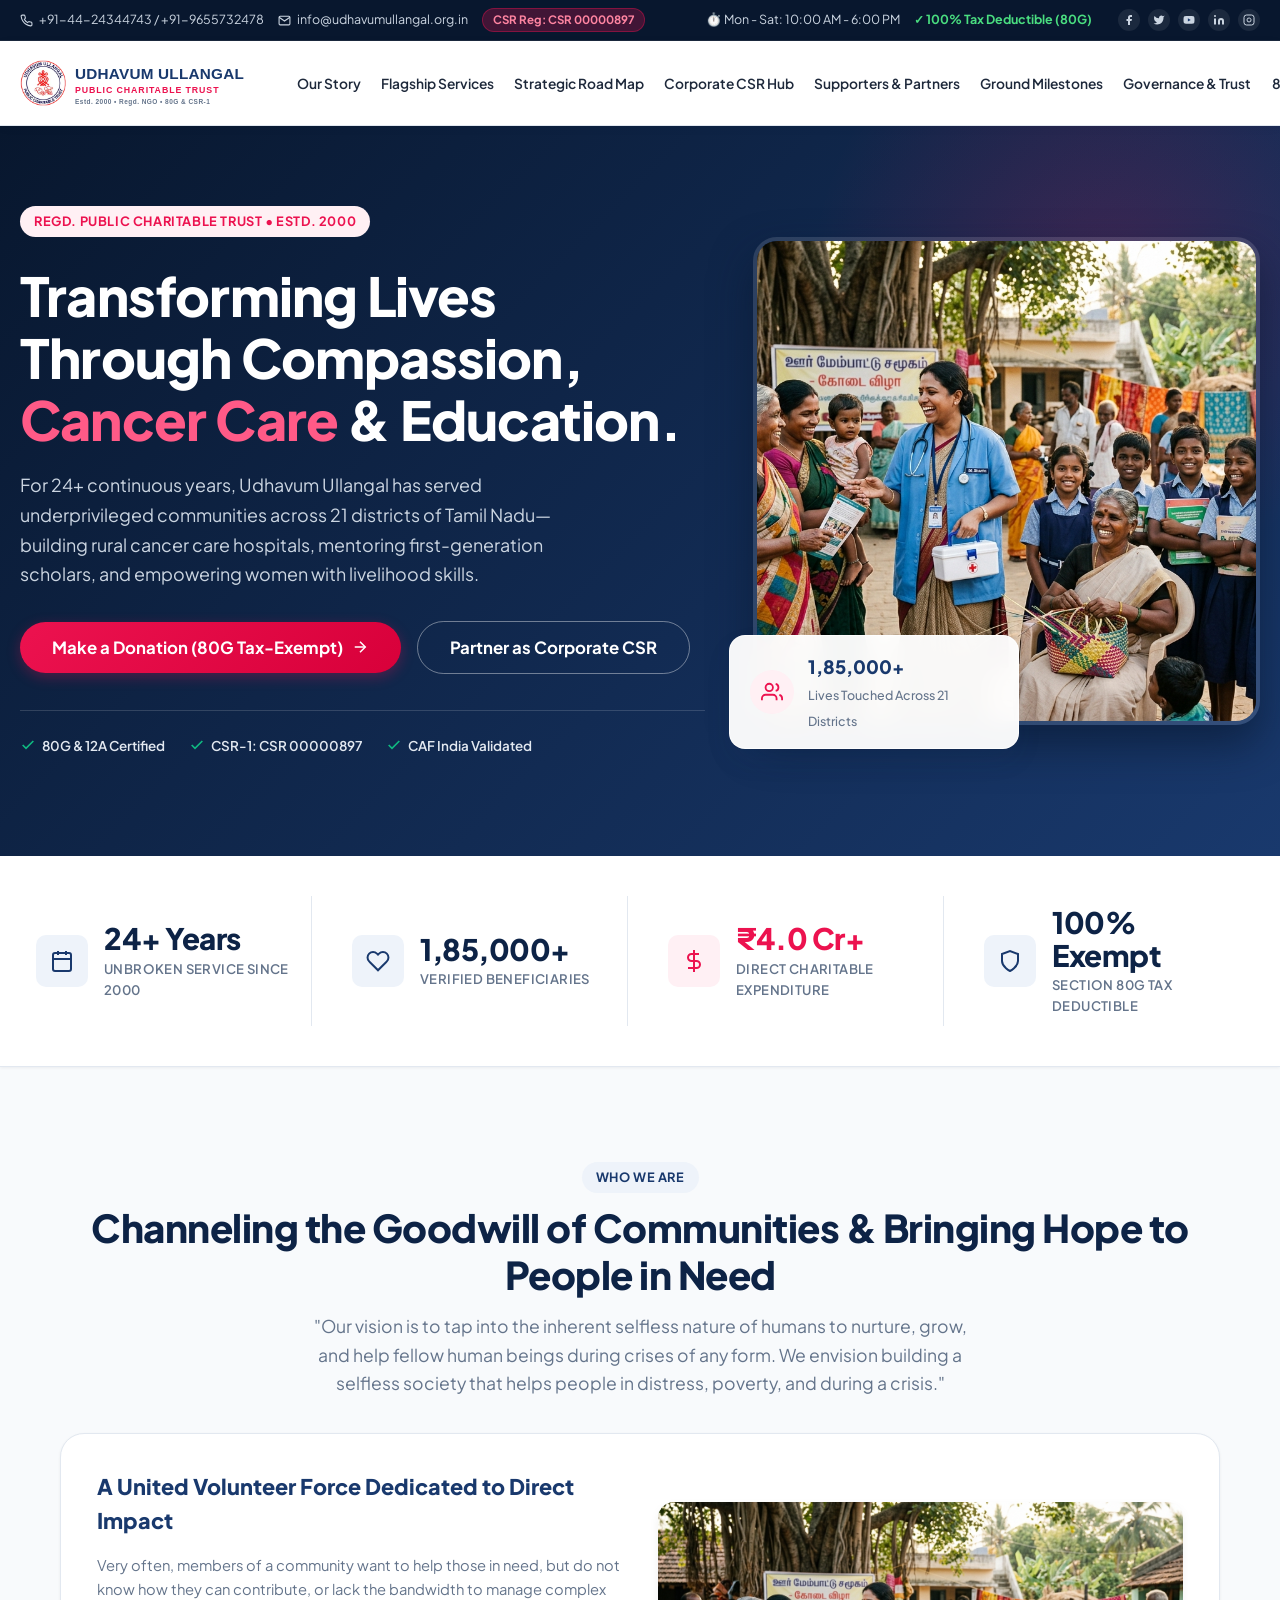
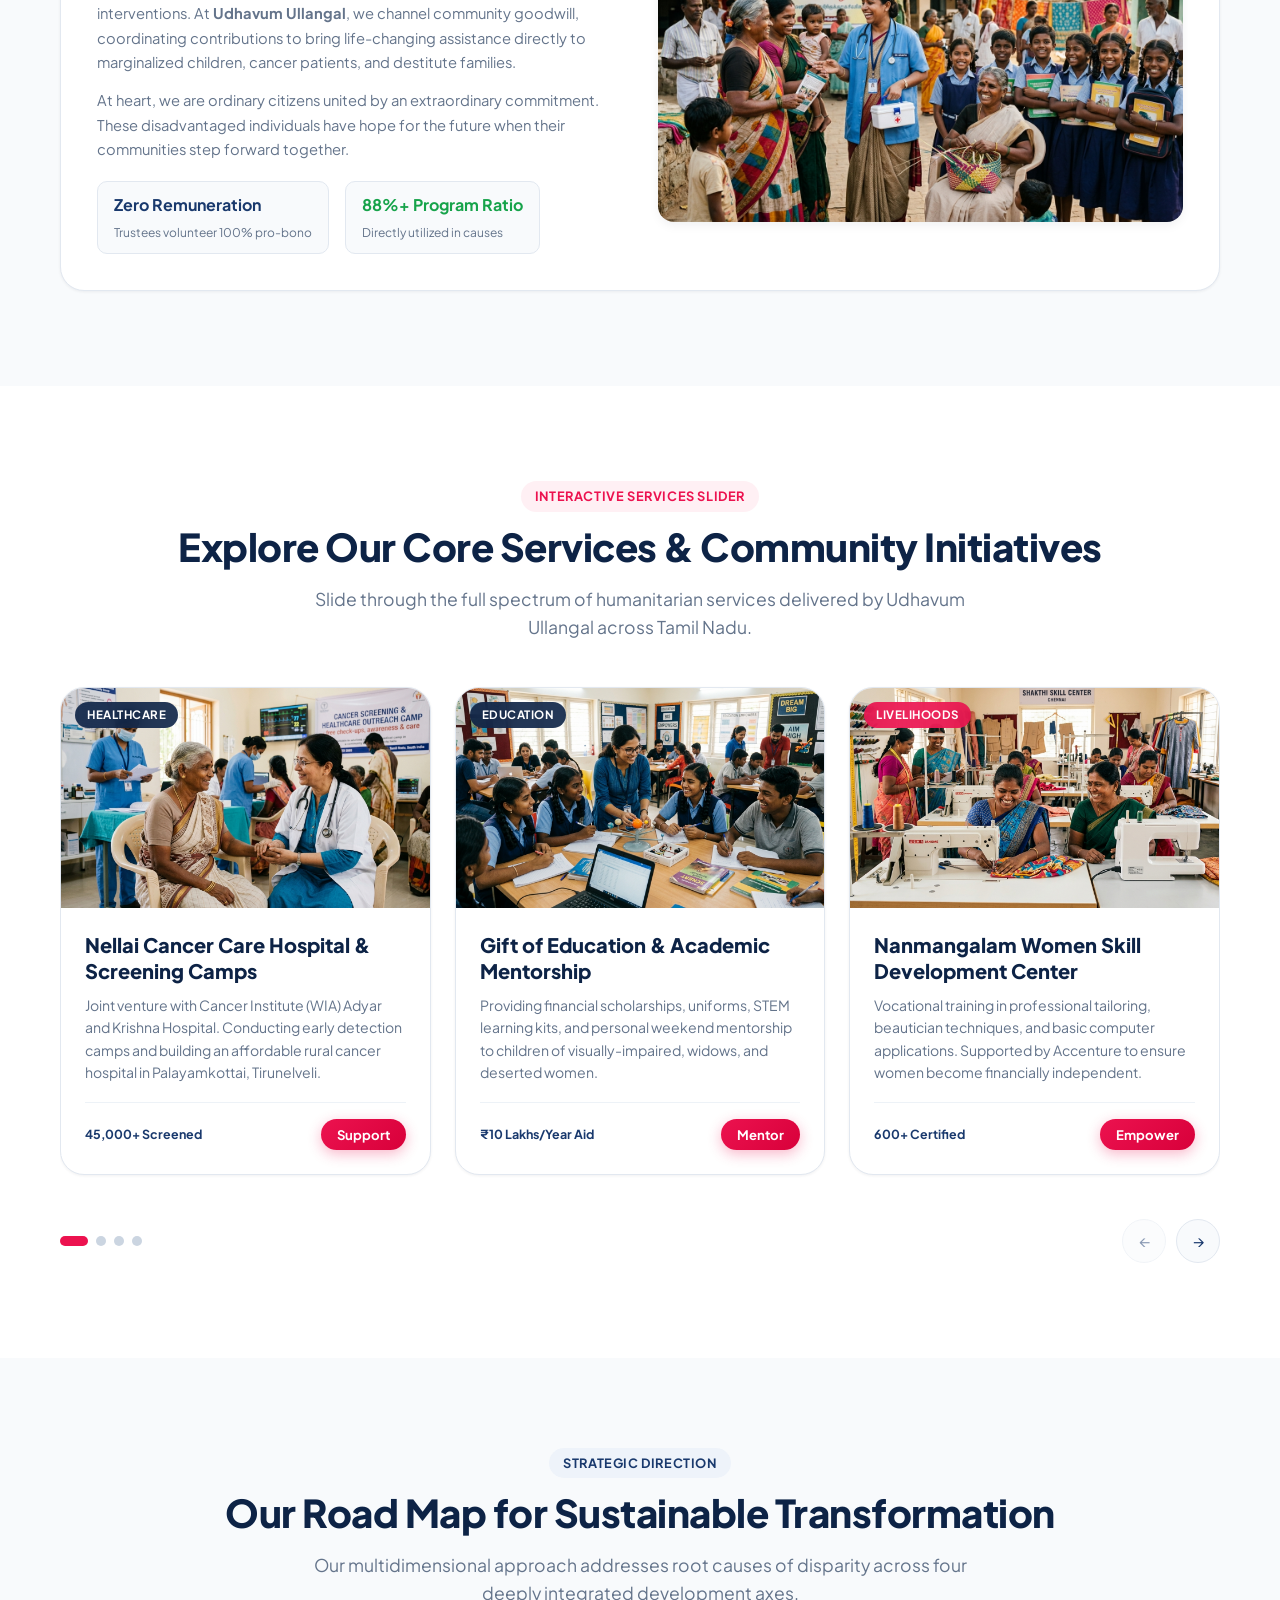
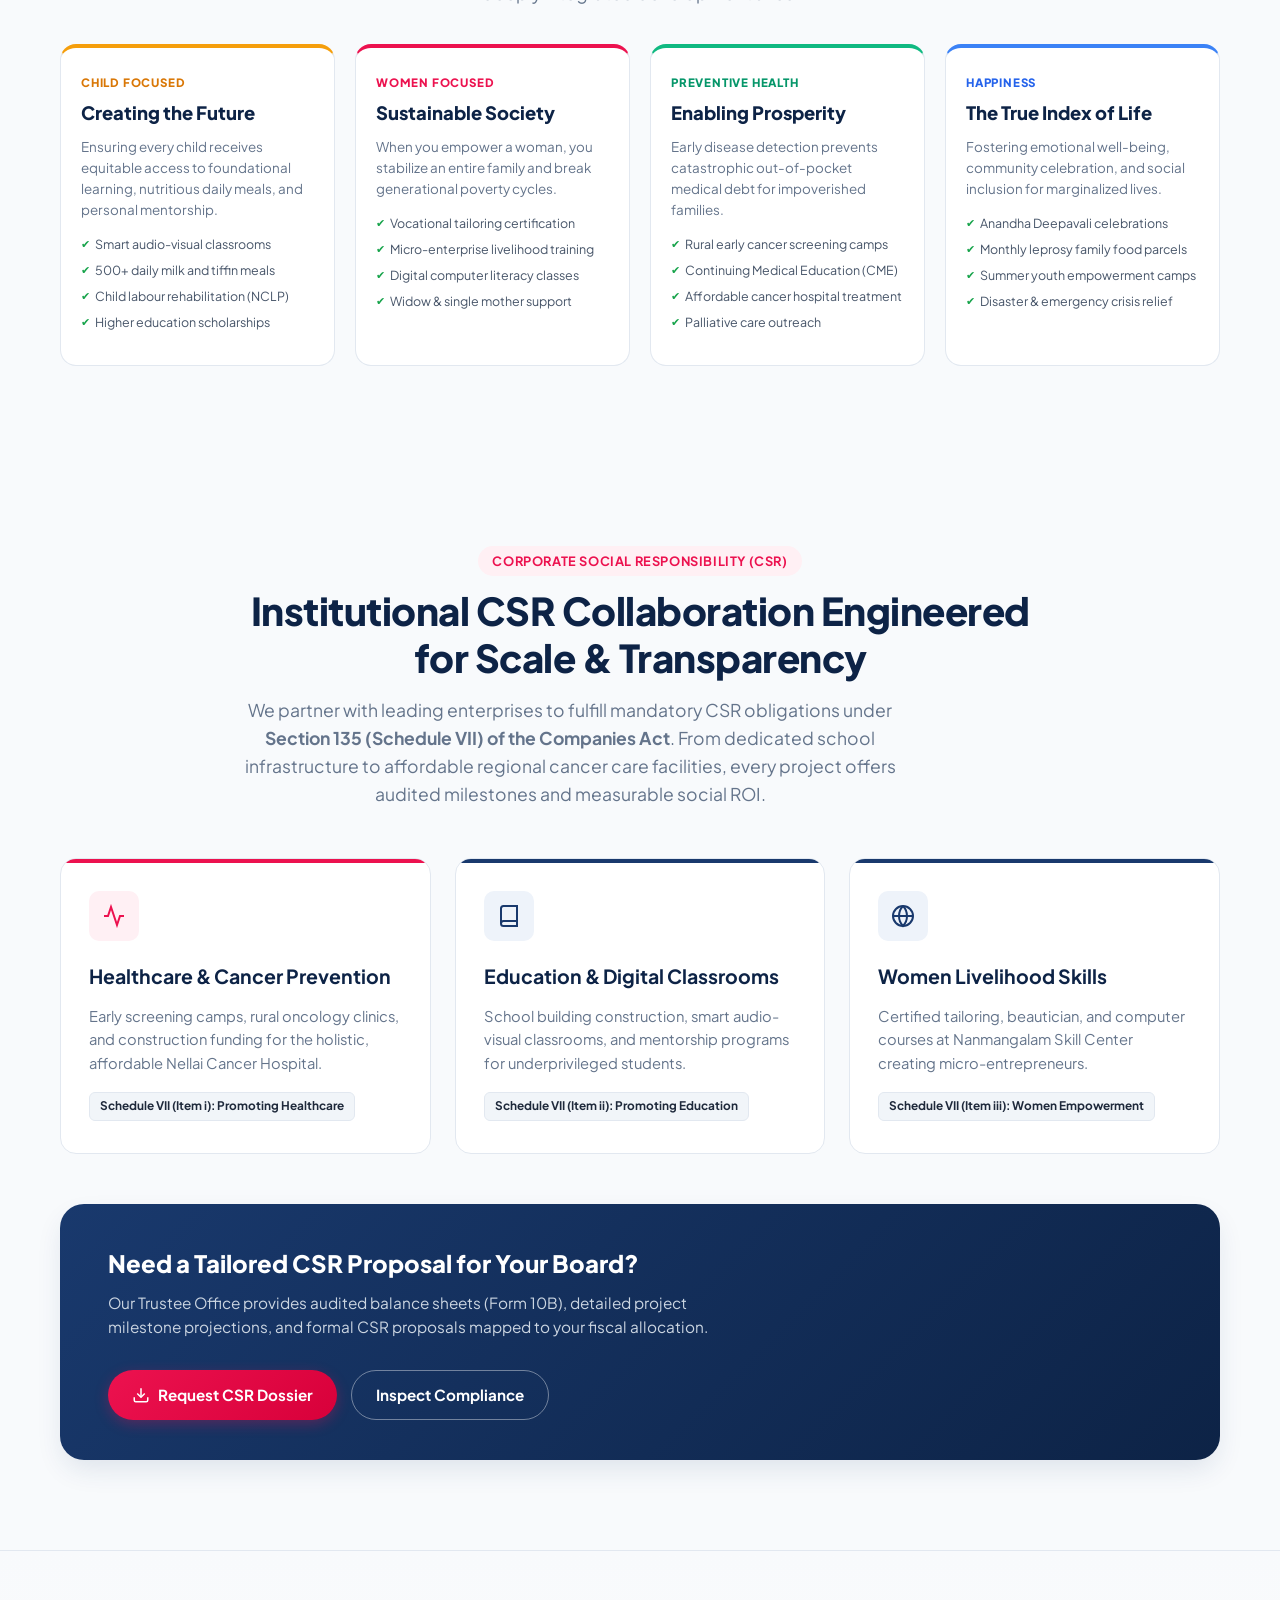
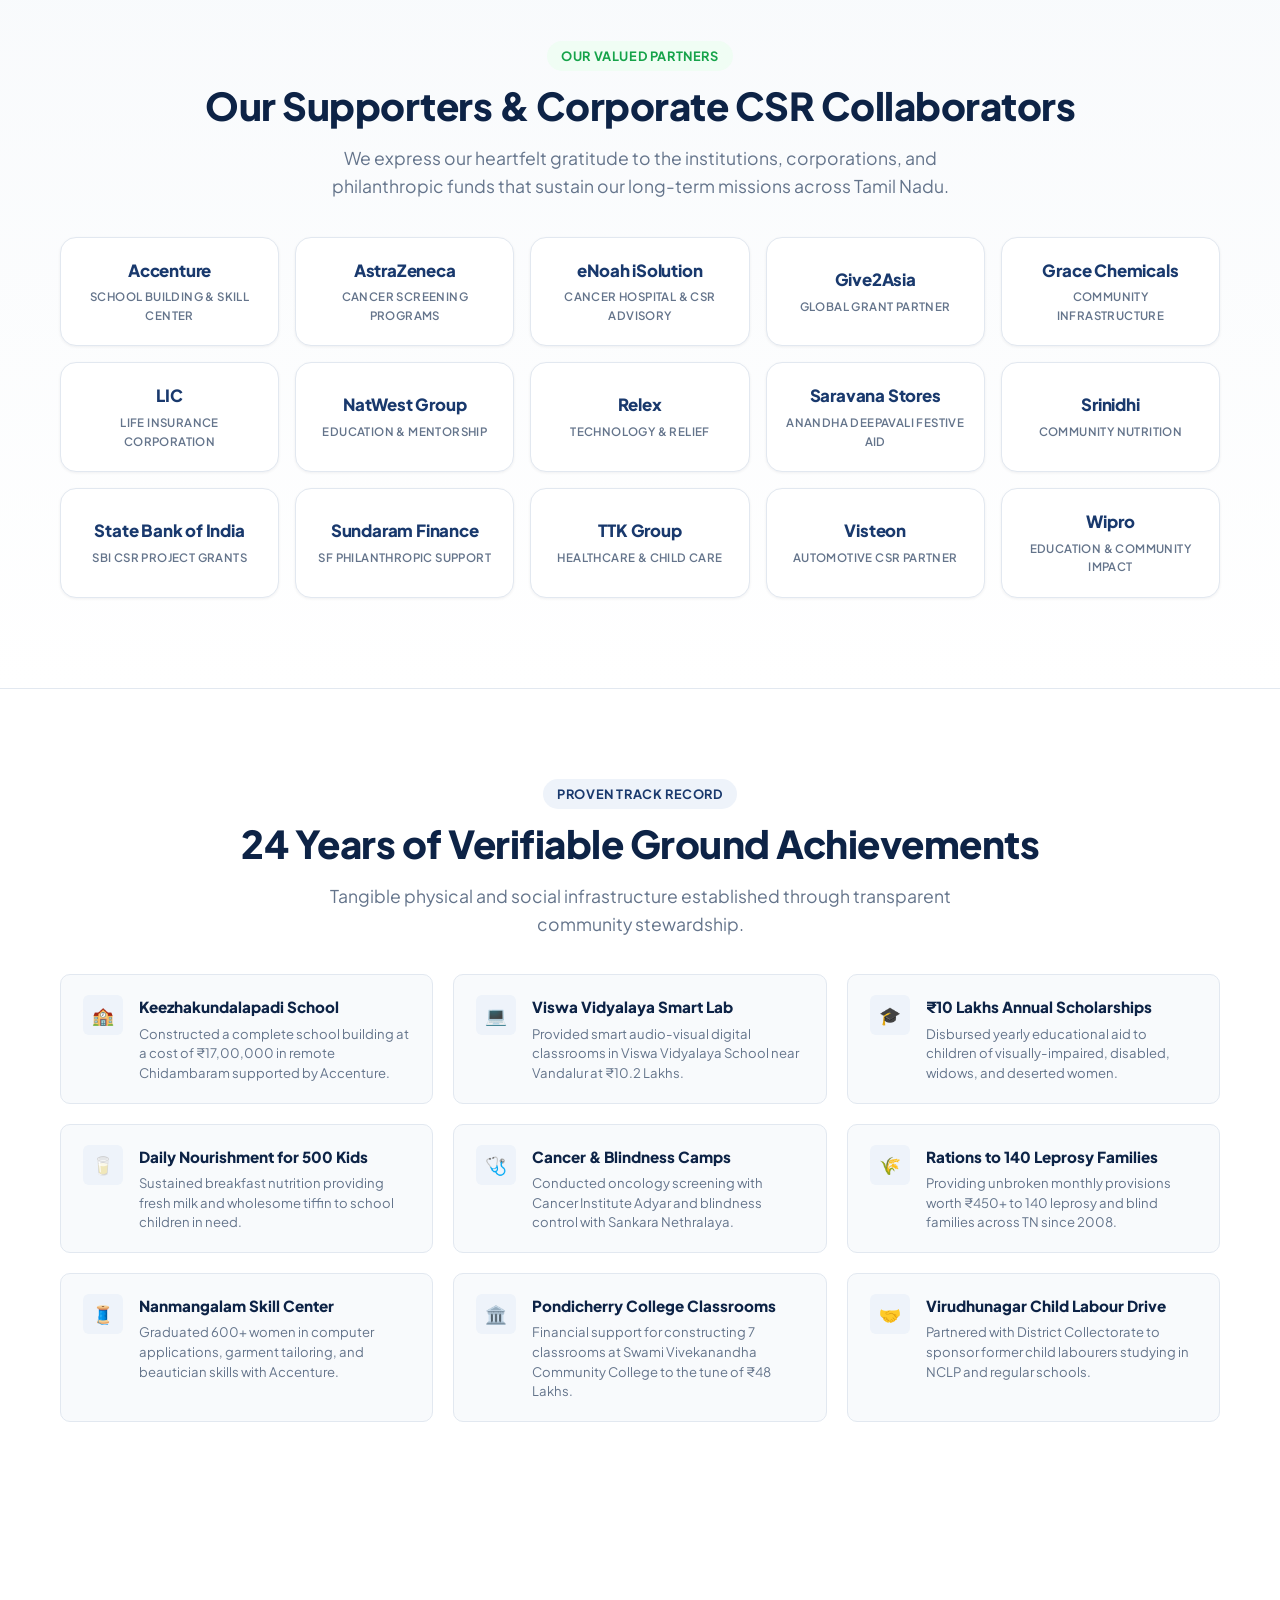
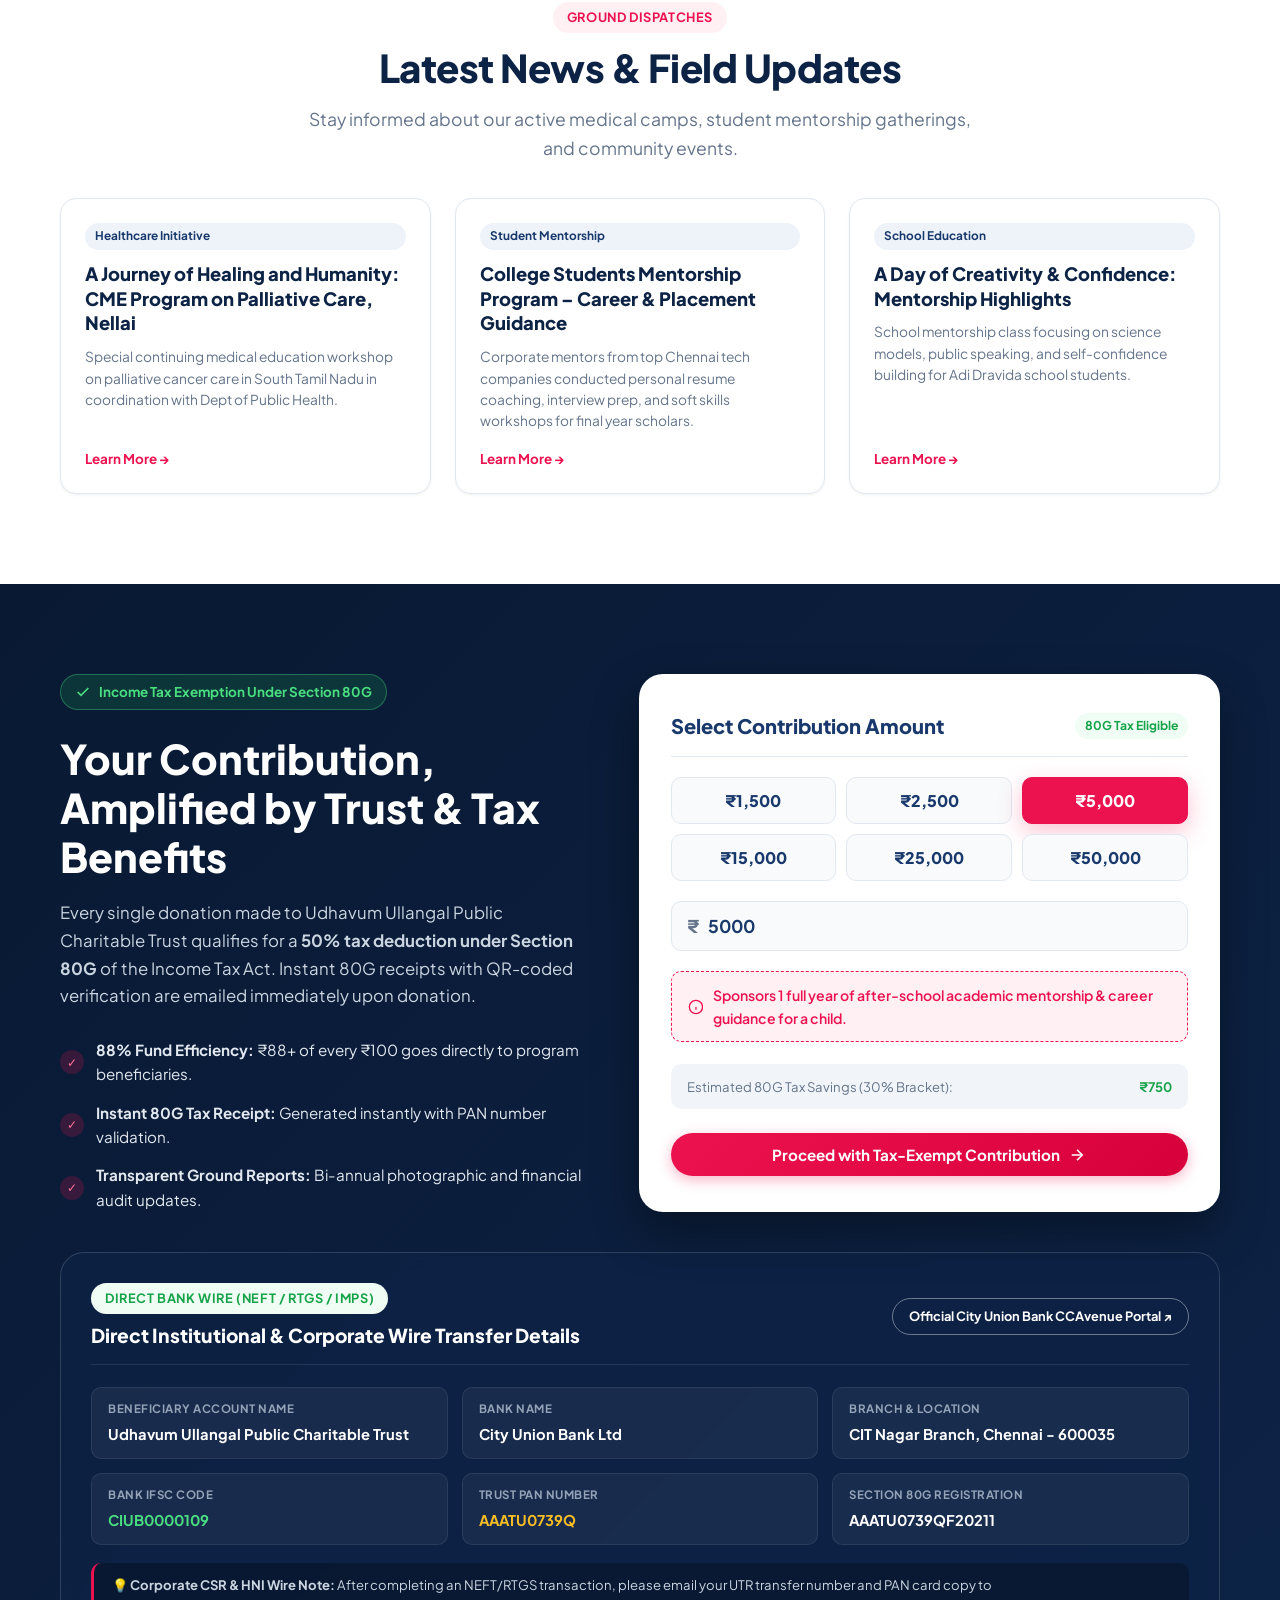
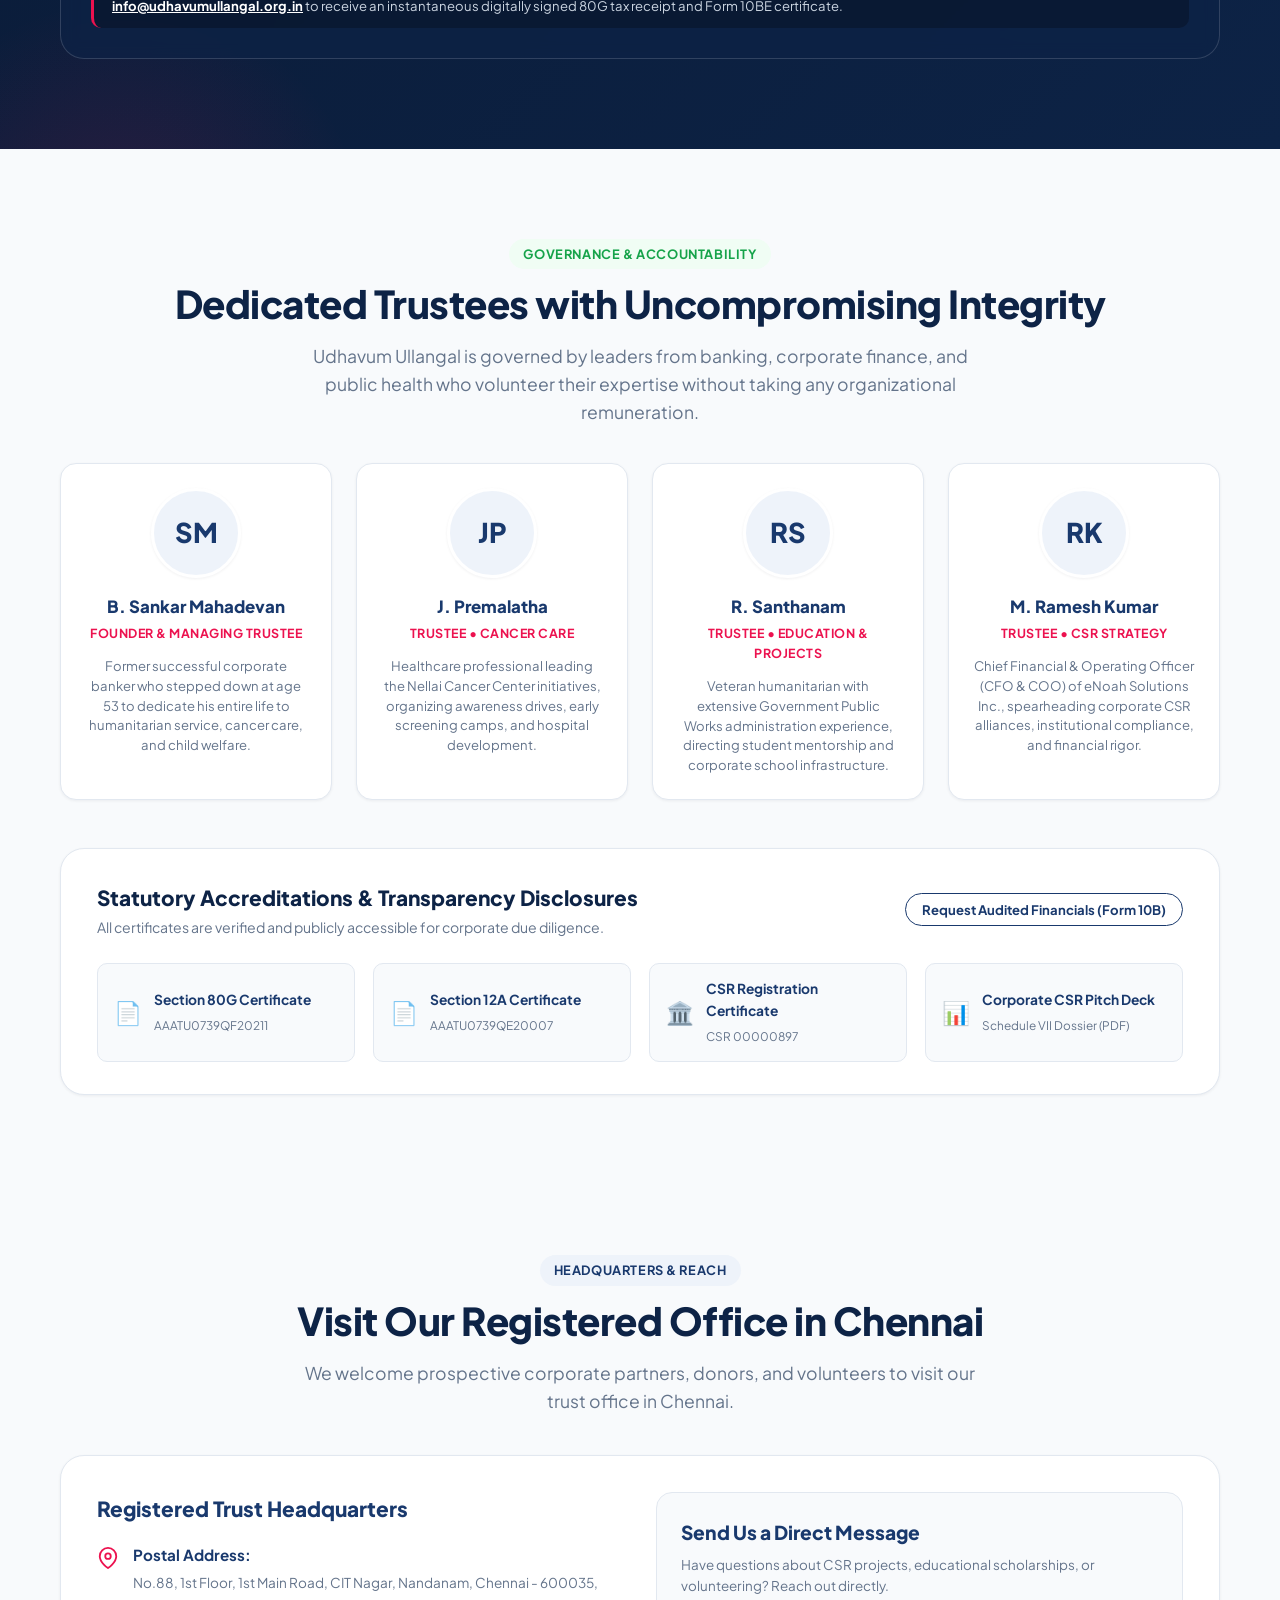
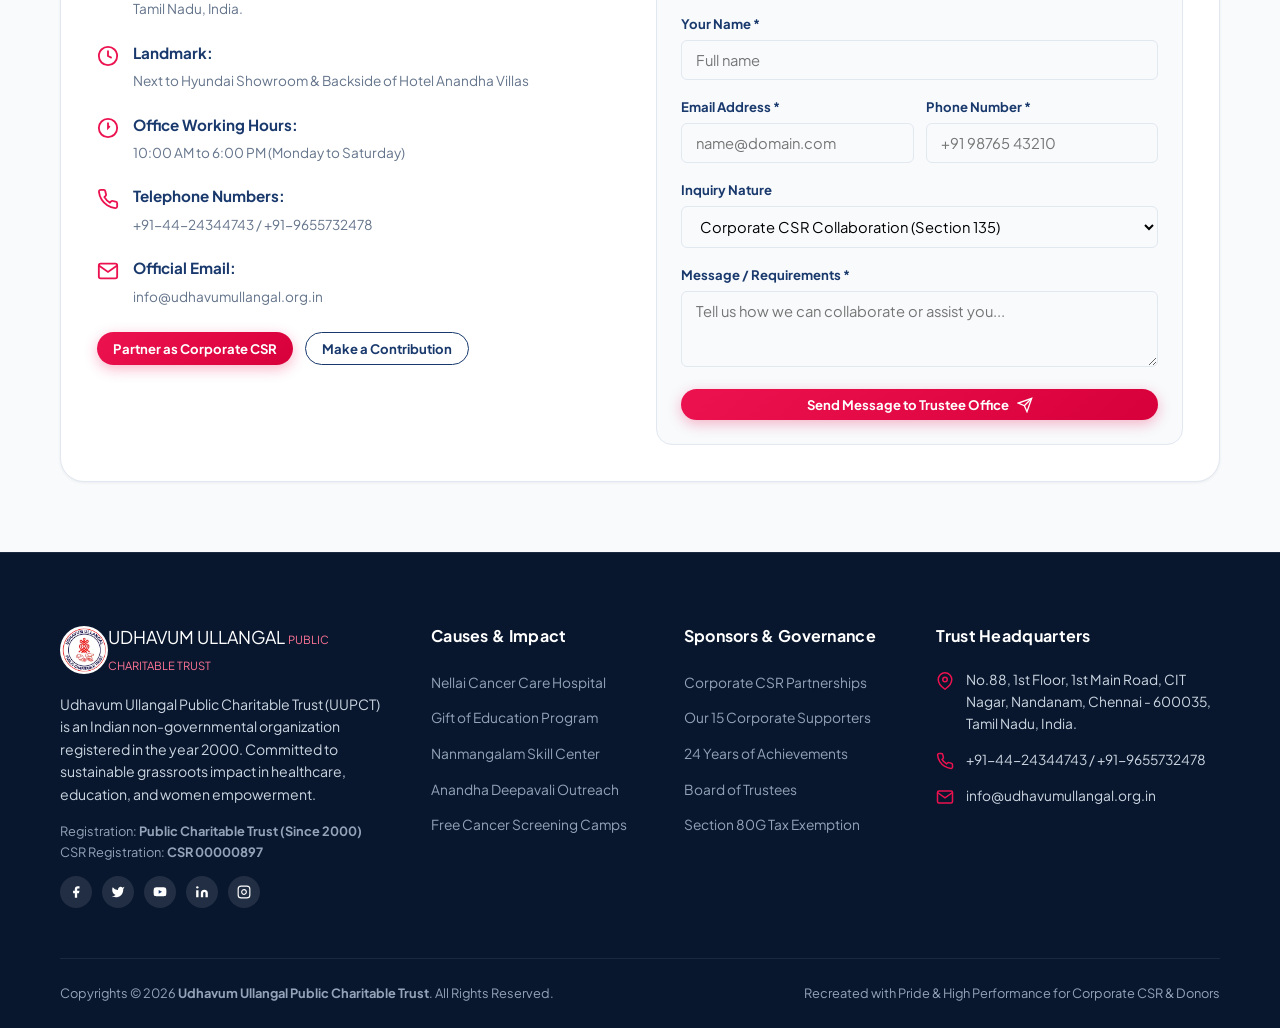
<file: index.html>
<!DOCTYPE html>
<html lang="en">
<head>
  <meta charset="UTF-8">
  <meta name="viewport" content="width=device-width, initial-scale=1.0, viewport-fit=cover">
  <title>Udhavum Ullangal Public Charitable Trust | NGO in Chennai, Tamil Nadu</title>
  
  <!-- SEO & Social Meta Tags -->
  <meta name="description" content="Udhavum Ullangal Public Charitable Trust (UUPCT) is a premier registered NGO in Chennai serving since 2000. Supporting affordable cancer care in Tirunelveli, child education mentorship, and women empowerment. 80G & CSR-1 Certified.">
  <meta name="keywords" content="Udhavum Ullangal, NGO Chennai, CSR Tamil Nadu, Nellai Cancer Hospital, 80G tax exemption donation, girl child education, women skill development">
  <meta property="og:title" content="Udhavum Ullangal Public Charitable Trust | Transforming Lives Since 2000">
  <meta property="og:description" content="Dedicated to affordable cancer care, education mentorship, and women empowerment across 21 districts of Tamil Nadu. CSR-1 Reg: CSR 00000897.">
  <meta property="og:image" content="assets/hero.jpg">
  <meta property="og:type" content="website">
  
  <!-- Favicon -->
  <link rel="icon" type="image/webp" href="assets/logo.webp">
  
  <!-- Stylesheets -->
  <link rel="stylesheet" href="css/style.css">
  
  <!-- Schema.org JSON-LD Structured Data for Corporate Due Diligence -->
  <script type="application/ld+json">
  {
    "@context": "https://schema.org",
    "@type": "NGO",
    "name": "Udhavum Ullangal Public Charitable Trust",
    "alternateName": "UUPCT",
    "url": "https://udhavumullangal.org.in",
    "logo": "https://udhavumullangal.org.in/assets/logo.webp",
    "foundingDate": "2000",
    "founder": {
      "@type": "Person",
      "name": "B. Sankar Mahadevan"
    },
    "taxID": "AAATU0739QF20211",
    "description": "Registered public charitable trust in Tamil Nadu enabling affordable cancer care, quality child education, and women empowerment.",
    "address": {
      "@type": "PostalAddress",
      "streetAddress": "No.88, 1st Floor, 1st Main Road, CIT Nagar, Nandanam",
      "addressLocality": "Chennai",
      "addressRegion": "Tamil Nadu",
      "postalCode": "600035",
      "addressCountry": "IN"
    },
    "contactPoint": {
      "@type": "ContactPoint",
      "telephone": "+91-44-24344743",
      "contactType": "general inquiries",
      "areaServed": "IN"
    }
  }
  </script>
</head>
<body>

  <!-- ==========================================================================
       Top Utility Bar
       ========================================================================== -->
  <div class="topbar">
    <div class="container-wide">
      <div class="topbar-left">
        <a href="tel:+914424344743">
          <svg width="13" height="13" viewBox="0 0 24 24" fill="none" stroke="currentColor" stroke-width="2"><path d="M22 16.92v3a2 2 0 0 1-2.18 2 19.79 19.79 0 0 1-8.63-3.07 19.5 19.5 0 0 1-6-6 19.79 19.79 0 0 1-3.07-8.67A2 2 0 0 1 4.11 2h3a2 2 0 0 1 2 1.72 12.84 12.84 0 0 0 .7 2.81 2 2 0 0 1-.45 2.11L8.09 9.91a16 16 0 0 0 6 6l1.27-1.27a2 2 0 0 1 2.11-.45 12.84 12.84 0 0 0 2.81.7A2 2 0 0 1 22 16.92z"></path></svg>
          +91-44-24344743 / +91-9655732478
        </a>
        <a href="mailto:info@udhavumullangal.org.in">
          <svg width="13" height="13" viewBox="0 0 24 24" fill="none" stroke="currentColor" stroke-width="2"><path d="M4 4h16c1.1 0 2 .9 2 2v12c0 1.1-.9 2-2 2H4c-1.1 0-2-.9-2-2V6c0-1.1.9-2 2-2z"></path><polyline points="22,6 12,13 2,6"></polyline></svg>
          info@udhavumullangal.org.in
        </a>
        <span class="topbar-tag">CSR Reg: CSR 00000897</span>
      </div>
      <div class="topbar-right">
        <span>⏱️ Mon - Sat: 10:00 AM - 6:00 PM</span>
        <span class="topbar-tax-badge">✓ 100% Tax Deductible (80G)</span>
        <div class="topbar-socials">
          <a href="https://www.facebook.com/udhavumullangal" target="_blank" rel="noopener" class="topbar-social-link" title="Facebook" aria-label="Facebook">
            <svg width="12" height="12" viewBox="0 0 24 24" fill="currentColor"><path d="M18 2h-3a5 5 0 0 0-5 5v3H7v4h3v8h4v-8h3l1-4h-4V7a1 1 0 0 1 1-1h3z"></path></svg>
          </a>
          <a href="https://twitter.com/udhavumullangal" target="_blank" rel="noopener" class="topbar-social-link" title="Twitter / X" aria-label="Twitter">
            <svg width="12" height="12" viewBox="0 0 24 24" fill="currentColor"><path d="M23 3a10.9 10.9 0 0 1-3.14 1.53 4.48 4.48 0 0 0-7.86 3v1A10.66 10.66 0 0 1 3 4s-4 9 5 13a11.64 11.64 0 0 1-7 2c9 5 20 0 20-11.5a4.5 4.5 0 0 0-.08-.83A7.72 7.72 0 0 0 23 3z"></path></svg>
          </a>
          <a href="https://www.youtube.com/user/UdhavumUllangal" target="_blank" rel="noopener" class="topbar-social-link" title="YouTube" aria-label="YouTube">
            <svg width="12" height="12" viewBox="0 0 24 24" fill="currentColor"><path d="M22.54 6.42a2.78 2.78 0 0 0-1.94-2C18.88 4 12 4 12 4s-6.88 0-8.6.46a2.78 2.78 0 0 0-1.94 2A29 29 0 0 0 1 11.75a29 29 0 0 0 .46 5.33A2.78 2.78 0 0 0 3.4 19c1.72.46 8.6.46 8.6.46s6.88 0 8.6-.46a2.78 2.78 0 0 0 1.94-2 29 29 0 0 0 .46-5.25 29 29 0 0 0-.46-5.33z"></path><polygon points="9.75 15.02 15.5 11.75 9.75 8.48 9.75 15.02" fill="#19396D"></polygon></svg>
          </a>
          <a href="https://www.linkedin.com/company/udhavum-ullangal-public-charitable-trust" target="_blank" rel="noopener" class="topbar-social-link" title="LinkedIn" aria-label="LinkedIn">
            <svg width="12" height="12" viewBox="0 0 24 24" fill="currentColor"><path d="M16 8a6 6 0 0 1 6 6v7h-4v-7a2 2 0 0 0-2-2 2 2 0 0 0-2 2v7h-4v-7a6 6 0 0 1 6-6z"></path><rect x="2" y="9" width="4" height="12"></rect><circle cx="4" cy="4" r="2"></circle></svg>
          </a>
          <a href="https://www.instagram.com/udhavumullangal/" target="_blank" rel="noopener" class="topbar-social-link" title="Instagram" aria-label="Instagram">
            <svg width="12" height="12" viewBox="0 0 24 24" fill="none" stroke="currentColor" stroke-width="2"><rect x="2" y="2" width="20" height="20" rx="5" ry="5"></rect><path d="M16 11.37A4 4 0 1 1 12.63 8 4 4 0 0 1 16 11.37z"></path><line x1="17.5" y1="6.5" x2="17.51" y2="6.5"></line></svg>
          </a>
        </div>
      </div>
    </div>
  </div>

  <!-- ==========================================================================
       Main Header & Sticky Navigation
       ========================================================================== -->
  <header class="main-header" id="mainHeader">
    <div class="container-wide">
      <a href="#" class="brand-logo" title="Udhavum Ullangal Public Charitable Trust">
        <img src="assets/logo.svg" alt="Udhavum Ullangal Public Charitable Trust" class="brand-logo-img" width="280" height="56">
      </a>

      <!-- Desktop & Mobile Navigation Drawer -->
      <nav class="nav-menu" id="navMenu" aria-label="Main Navigation">
        <div class="mobile-drawer-header">
          <div class="mobile-drawer-brand">
            <img src="assets/emblem.png" alt="UUPCT Emblem" width="38" height="38" class="mobile-drawer-emblem">
            <div>
              <div class="mobile-drawer-title">Udhavum Ullangal</div>
              <div class="mobile-drawer-sub">Public Charitable Trust</div>
            </div>
          </div>
          <button class="mobile-drawer-close" id="mobileDrawerCloseBtn" aria-label="Close Navigation Menu">
            <svg width="22" height="22" viewBox="0 0 24 24" fill="none" stroke="currentColor" stroke-width="2.2"><line x1="18" y1="6" x2="6" y2="18"></line><line x1="6" y1="6" x2="18" y2="18"></line></svg>
          </button>
        </div>

        <div class="mobile-drawer-links">
          <a href="#about" class="nav-link"><span class="nav-num">01</span> Our Story</a>
          <a href="#services-slider" class="nav-link"><span class="nav-num">02</span> Flagship Services</a>
          <a href="#roadmap" class="nav-link"><span class="nav-num">03</span> Strategic Road Map</a>
          <a href="#csr" class="nav-link"><span class="nav-num">04</span> Corporate CSR Hub</a>
          <a href="#supporters" class="nav-link"><span class="nav-num">05</span> Supporters &amp; Partners</a>
          <a href="#achievements" class="nav-link"><span class="nav-num">06</span> Ground Milestones</a>
          <a href="#governance" class="nav-link"><span class="nav-num">07</span> Governance &amp; Trust</a>
          <a href="#donate" class="nav-link"><span class="nav-num">08</span> 80G Tax Calculator</a>
          <a href="#contact" class="nav-link"><span class="nav-num">09</span> Contact Us</a>
        </div>

        <div class="mobile-drawer-footer">
          <button class="btn btn-primary btn-sm mobile-drawer-btn" onclick="openModal('donateModal'); closeMobileMenu();">
            <svg width="15" height="15" viewBox="0 0 24 24" fill="currentColor"><path d="M12 21.35l-1.45-1.32C5.4 15.36 2 12.28 2 8.5 2 5.42 4.42 3 7.5 3c1.74 0 3.41.81 4.5 2.09C13.09 3.81 14.76 3 16.5 3 19.58 3 22 5.42 22 8.5c0 3.78-3.4 6.86-8.55 11.54L12 21.35z"/></svg>
            Donate &amp; Save Tax (80G)
          </button>
          <button class="btn btn-outline-navy btn-sm mobile-drawer-btn" onclick="openModal('csrModal'); closeMobileMenu();">
            <svg width="15" height="15" viewBox="0 0 24 24" fill="none" stroke="currentColor" stroke-width="2"><path d="M16 21v-2a4 4 0 0 0-4-4H5a4 4 0 0 0-4 4v2"/><circle cx="8.5" cy="7" r="4"/><line x1="20" y1="8" x2="20" y2="14"/><line x1="23" y1="11" x2="17" y2="11"/></svg>
            Corporate CSR Hub
          </button>
          <div class="mobile-drawer-contact">
            <a href="tel:+914426265074" class="drawer-contact-item">
              <svg width="13" height="13" viewBox="0 0 24 24" fill="none" stroke="currentColor" stroke-width="2"><path d="M22 16.92v3a2 2 0 0 1-2.18 2 19.79 19.79 0 0 1-8.63-3.07 19.5 19.5 0 0 1-6-6 19.79 19.79 0 0 1-3.07-8.67A2 2 0 0 1 4.11 2h3a2 2 0 0 1 2 1.72 12.84 12.84 0 0 0 .7 2.81 2 2 0 0 1-.45 2.11L8.09 9.91a16 16 0 0 0 6 6l1.27-1.27a2 2 0 0 1 2.11-.45 12.84 12.84 0 0 0 2.81.7A2 2 0 0 1 22 16.92z"/></svg>
              +91 44 2626 5074
            </a>
            <span class="drawer-trust-tag">Regd. No. 471/1990 • 80G Certified</span>
          </div>
        </div>
      </nav>

      <!-- Action Buttons -->
      <div class="header-actions">
        <button class="btn btn-outline-navy btn-sm" onclick="openModal('csrModal')" id="csrHeaderBtn">
          CSR Hub
        </button>
        <button class="btn btn-primary btn-sm" onclick="openModal('donateModal')" id="donateHeaderBtn">
          Donate &amp; Save Tax
        </button>
        <button class="mobile-menu-btn" id="mobileMenuBtn" aria-label="Toggle Navigation Menu">
          <svg width="24" height="24" viewBox="0 0 24 24" fill="none" stroke="currentColor" stroke-width="2"><line x1="3" y1="12" x2="21" y2="12"></line><line x1="3" y1="6" x2="21" y2="6"></line><line x1="3" y1="18" x2="21" y2="18"></line></svg>
        </button>
      </div>
    </div>
  </header>
  <div class="mobile-nav-backdrop" id="mobileNavBackdrop"></div>

  <!-- ==========================================================================
       Hero Section
       ========================================================================== -->
  <section class="hero-section" id="hero">
    <div class="container-wide">
      <div class="hero-grid">
        <div class="hero-content">
          <div class="section-badge crimson">
            Regd. Public Charitable Trust • Estd. 2000
          </div>
          <h1>
            Transforming Lives Through Compassion, <span class="highlight">Cancer Care</span> & Education.
          </h1>
          <p class="hero-description">
            For 24+ continuous years, Udhavum Ullangal has served underprivileged communities across 21 districts of Tamil Nadu—building rural cancer care hospitals, mentoring first-generation scholars, and empowering women with livelihood skills.
          </p>

          <div class="hero-actions">
            <button class="btn btn-primary btn-lg" onclick="openModal('donateModal')" id="heroDonateBtn">
              Make a Donation (80G Tax-Exempt)
              <svg width="18" height="18" viewBox="0 0 24 24" fill="none" stroke="currentColor" stroke-width="2"><line x1="5" y1="12" x2="19" y2="12"></line><polyline points="12 5 19 12 12 19"></polyline></svg>
            </button>
            <button class="btn btn-outline-white btn-lg" onclick="openModal('csrModal')" id="heroCsrBtn">
              Partner as Corporate CSR
            </button>
          </div>

          <div class="hero-trust-badges">
            <span>
              <svg width="16" height="16" viewBox="0 0 24 24" fill="none" stroke="currentColor" stroke-width="2.5"><polyline points="20 6 9 17 4 12"></polyline></svg>
              80G & 12A Certified
            </span>
            <span>
              <svg width="16" height="16" viewBox="0 0 24 24" fill="none" stroke="currentColor" stroke-width="2.5"><polyline points="20 6 9 17 4 12"></polyline></svg>
              CSR-1: CSR 00000897
            </span>
            <span>
              <svg width="16" height="16" viewBox="0 0 24 24" fill="none" stroke="currentColor" stroke-width="2.5"><polyline points="20 6 9 17 4 12"></polyline></svg>
              CAF India Validated
            </span>
          </div>
        </div>

        <div class="hero-visual">
          <div class="hero-image-wrapper">
            <img src="assets/hero.jpg" alt="Grassroots community healthcare, student education, and women empowerment in Tamil Nadu" width="600" height="480">
          </div>
          <div class="hero-floating-card">
            <div class="card-icon">
              <svg width="22" height="22" viewBox="0 0 24 24" fill="none" stroke="currentColor" stroke-width="2"><path d="M17 21v-2a4 4 0 0 0-4-4H5a4 4 0 0 0-4 4v2"></path><circle cx="9" cy="7" r="4"></circle><path d="M23 21v-2a4 4 0 0 0-3-3.87"></path><path d="M16 3.13a4 4 0 0 1 0 7.75"></path></svg>
            </div>
            <div class="card-text">
              <strong>1,85,000+</strong>
              <span>Lives Touched Across 21 Districts</span>
            </div>
          </div>
        </div>
      </div>
    </div>
  </section>

  <!-- ==========================================================================
       Credibility & Stats Ribbon
       ========================================================================== -->
  <section class="stats-ribbon" aria-label="Key Trust Achievements">
    <div class="container-wide">
      <div class="stats-grid">
        <div class="stat-item">
          <div class="stat-icon">
            <svg width="24" height="24" viewBox="0 0 24 24" fill="none" stroke="currentColor" stroke-width="2"><rect x="3" y="4" width="18" height="18" rx="2" ry="2"></rect><line x1="16" y1="2" x2="16" y2="6"></line><line x1="8" y1="2" x2="8" y2="6"></line><line x1="3" y1="10" x2="21" y2="10"></line></svg>
          </div>
          <div class="stat-info">
            <div class="stat-number">24+ Years</div>
            <div class="stat-label">Unbroken Service Since 2000</div>
          </div>
        </div>

        <div class="stat-item">
          <div class="stat-icon">
            <svg width="24" height="24" viewBox="0 0 24 24" fill="none" stroke="currentColor" stroke-width="2"><path d="M20.84 4.61a5.5 5.5 0 0 0-7.78 0L12 5.67l-1.06-1.06a5.5 5.5 0 0 0-7.78 7.78l1.06 1.06L12 21.23l7.78-7.78 1.06-1.06a5.5 5.5 0 0 0 0-7.78z"></path></svg>
          </div>
          <div class="stat-info">
            <div class="stat-number">1,85,000+</div>
            <div class="stat-label">Verified Beneficiaries</div>
          </div>
        </div>

        <div class="stat-item accent">
          <div class="stat-icon">
            <svg width="24" height="24" viewBox="0 0 24 24" fill="none" stroke="currentColor" stroke-width="2"><line x1="12" y1="1" x2="12" y2="23"></line><path d="M17 5H9.5a3.5 3.5 0 0 0 0 7h5a3.5 3.5 0 0 1 0 7H6"></path></svg>
          </div>
          <div class="stat-info">
            <div class="stat-number">₹4.0 Cr+</div>
            <div class="stat-label">Direct Charitable Expenditure</div>
          </div>
        </div>

        <div class="stat-item">
          <div class="stat-icon">
            <svg width="24" height="24" viewBox="0 0 24 24" fill="none" stroke="currentColor" stroke-width="2"><path d="M12 22s8-4 8-10V5l-8-3-8 3v7c0 6 8 10 8 10z"></path></svg>
          </div>
          <div class="stat-info">
            <div class="stat-number">100% Exempt</div>
            <div class="stat-label">Section 80G Tax Deductible</div>
          </div>
        </div>
      </div>
    </div>
  </section>

  <!-- ==========================================================================
       Who We Are & Vision Section (Authentic UUPCT Story)
       ========================================================================== -->
  <section class="programs-section" id="about" style="background-color: var(--bg-light);">
    <div class="container">
      <div class="text-center">
        <div class="section-badge">Who We Are</div>
        <h2 class="section-title">Channeling the Goodwill of Communities & Bringing Hope to People in Need</h2>
        <p class="section-subtitle">
          "Our vision is to tap into the inherent selfless nature of humans to nurture, grow, and help fellow human beings during crises of any form. We envision building a selfless society that helps people in distress, poverty, and during a crisis."
        </p>
      </div>

      <div style="background:var(--bg-white); border:1px solid var(--border-color); border-radius:var(--radius-xl); padding:36px; box-shadow:var(--shadow-sm); display:grid; grid-template-columns:1fr 1fr; gap:36px; align-items:center;">
        <div>
          <h3 style="font-size:1.35rem; font-weight:800; color:var(--primary-navy); margin-bottom:14px;">A United Volunteer Force Dedicated to Direct Impact</h3>
          <p style="font-size:0.92rem; color:var(--text-muted); line-height:1.65; margin-bottom:14px;">
            Very often, members of a community want to help those in need, but do not know how they can contribute, or lack the bandwidth to manage complex interventions. At <strong>Udhavum Ullangal</strong>, we channel community goodwill, coordinating contributions to bring life-changing assistance directly to marginalized children, cancer patients, and destitute families.
          </p>
          <p style="font-size:0.92rem; color:var(--text-muted); line-height:1.65; margin-bottom:20px;">
            At heart, we are ordinary citizens united by an extraordinary commitment. These disadvantaged individuals have hope for the future when their communities step forward together.
          </p>
          <div style="display:flex; gap:16px; flex-wrap:wrap;">
            <div style="background:var(--bg-light); border:1px solid var(--border-color); border-radius:var(--radius-md); padding:10px 16px;">
              <strong style="color:var(--primary-navy); font-size:1rem; display:block;">Zero Remuneration</strong>
              <span style="font-size:0.75rem; color:var(--text-muted);">Trustees volunteer 100% pro-bono</span>
            </div>
            <div style="background:var(--bg-light); border:1px solid var(--border-color); border-radius:var(--radius-md); padding:10px 16px;">
              <strong style="color:var(--color-success); font-size:1rem; display:block;">88%+ Program Ratio</strong>
              <span style="font-size:0.75rem; color:var(--text-muted);">Directly utilized in causes</span>
            </div>
          </div>
        </div>
        <div style="border-radius:var(--radius-lg); overflow:hidden; box-shadow:var(--shadow-md);">
          <img src="assets/hero.jpg" alt="Udhavum Ullangal team and community volunteers" style="width:100%; height:320px; object-fit:cover;">
        </div>
      </div>
    </div>
  </section>

  <!-- ==========================================================================
       Interactive Services Slider (Requested: "our servie slide")
       ========================================================================== -->
  <section class="services-slider-section" id="services-slider">
    <div class="container">
      <div class="text-center">
        <div class="section-badge crimson">Interactive Services Slider</div>
        <h2 class="section-title">Explore Our Core Services & Community Initiatives</h2>
        <p class="section-subtitle">
          Slide through the full spectrum of humanitarian services delivered by Udhavum Ullangal across Tamil Nadu.
        </p>
      </div>

      <div class="services-carousel-wrapper">
        <div class="services-carousel-track" id="servicesTrack">
          <!-- Slide 1: Cancer Care & Hospital -->
          <div class="service-slide">
            <div class="service-slide-image">
              <img src="assets/cancer_care.jpg" alt="Cancer screening camp and medical care" width="380" height="220">
              <span class="service-slide-badge">Healthcare</span>
            </div>
            <div class="service-slide-body">
              <h3>Nellai Cancer Care Hospital & Screening Camps</h3>
              <p>Joint venture with Cancer Institute (WIA) Adyar and Krishna Hospital. Conducting early detection camps and building an affordable rural cancer hospital in Palayamkottai, Tirunelveli.</p>
              <div class="service-slide-footer">
                <span style="font-size:0.78rem; font-weight:700; color:var(--primary-navy);">45,000+ Screened</span>
                <button class="btn btn-primary btn-sm" onclick="openModal('donateModal')">Support</button>
              </div>
            </div>
          </div>

          <!-- Slide 2: Education & Mentorship -->
          <div class="service-slide">
            <div class="service-slide-image">
              <img src="assets/education.jpg" alt="Student education mentorship program" width="380" height="220">
              <span class="service-slide-badge">Education</span>
            </div>
            <div class="service-slide-body">
              <h3>Gift of Education & Academic Mentorship</h3>
              <p>Providing financial scholarships, uniforms, STEM learning kits, and personal weekend mentorship to children of visually-impaired, widows, and deserted women.</p>
              <div class="service-slide-footer">
                <span style="font-size:0.78rem; font-weight:700; color:var(--primary-navy);">₹10 Lakhs/Year Aid</span>
                <button class="btn btn-primary btn-sm" onclick="openModal('donateModal')">Mentor</button>
              </div>
            </div>
          </div>

          <!-- Slide 3: Women Skill Center -->
          <div class="service-slide">
            <div class="service-slide-image">
              <img src="assets/women_empowerment.jpg" alt="Women vocational skill center" width="380" height="220">
              <span class="service-slide-badge pink">Livelihoods</span>
            </div>
            <div class="service-slide-body">
              <h3>Nanmangalam Women Skill Development Center</h3>
              <p>Vocational training in professional tailoring, beautician techniques, and basic computer applications. Supported by Accenture to ensure women become financially independent.</p>
              <div class="service-slide-footer">
                <span style="font-size:0.78rem; font-weight:700; color:var(--primary-navy);">600+ Certified</span>
                <button class="btn btn-primary btn-sm" onclick="openModal('donateModal')">Empower</button>
              </div>
            </div>
          </div>

          <!-- Slide 4: Anandha Deepavali -->
          <div class="service-slide">
            <div class="service-slide-image">
              <img src="assets/anandha_deepavali.jpg" alt="Anandha Deepavali celebration for orphanages" width="380" height="220">
              <span class="service-slide-badge">Festival Care</span>
            </div>
            <div class="service-slide-body">
              <h3>Anandha Deepavali: 26 Years of Festival Joy</h3>
              <p>Bringing children from 20+ orphanages and special homes under one roof. Providing custom-fit new clothes, delicious festival meals, and full-day entertainment for over 26 years.</p>
              <div class="service-slide-footer">
                <span style="font-size:0.78rem; font-weight:700; color:var(--primary-navy);">2,000+ Kids Yearly</span>
                <button class="btn btn-primary btn-sm" onclick="openModal('donateModal')">Donate</button>
              </div>
            </div>
          </div>

          <!-- Slide 5: Leprosy & Differently Abled Welfare -->
          <div class="service-slide">
            <div class="service-slide-image">
              <img src="assets/hero.jpg" alt="Monthly provisions to leprosy affected families" width="380" height="220">
              <span class="service-slide-badge">Social Inclusion</span>
            </div>
            <div class="service-slide-body">
              <h3>Monthly Provisions for Leprosy & Blind Families</h3>
              <p>Unbroken monthly supply of nutritious food grains and health provisions to 140+ families of leprosy-affected persons and visually-impaired individuals across Tamil Nadu since 2008.</p>
              <div class="service-slide-footer">
                <span style="font-size:0.78rem; font-weight:700; color:var(--primary-navy);">140 Families/Mo</span>
                <button class="btn btn-primary btn-sm" onclick="openModal('donateModal')">Provide</button>
              </div>
            </div>
          </div>

          <!-- Slide 6: School Infrastructure -->
          <div class="service-slide">
            <div class="service-slide-image">
              <img src="assets/education.jpg" alt="School building and smart classrooms" width="380" height="220">
              <span class="service-slide-badge">Infrastructure</span>
            </div>
            <div class="service-slide-body">
              <h3>Rural School Classrooms & Smart Labs</h3>
              <p>Constructed schools in remote villages including Keezhakundalapadi (Accenture), 7 college classrooms in Pondicherry, smart audio-visual learning labs, and modern sanitation blocks.</p>
              <div class="service-slide-footer">
                <span style="font-size:0.78rem; font-weight:700; color:var(--primary-navy);">15+ Schools</span>
                <button class="btn btn-primary btn-sm" onclick="openModal('csrModal')">Partner</button>
              </div>
            </div>
          </div>
        </div>
      </div>

      <!-- Slider Controls -->
      <div class="slider-nav-controls">
        <div class="slider-dots" id="servicesDots"></div>
        <div class="slider-arrows">
          <button class="slider-arrow-btn" id="prevServiceBtn" aria-label="Previous Slide">←</button>
          <button class="slider-arrow-btn" id="nextServiceBtn" aria-label="Next Slide">→</button>
        </div>
      </div>
    </div>
  </section>

  <!-- ==========================================================================
       Our Road Map (The 4 Strategic Pathways from Original Site)
       ========================================================================== -->
  <section class="roadmap-section" id="roadmap">
    <div class="container">
      <div class="text-center">
        <div class="section-badge">Strategic Direction</div>
        <h2 class="section-title">Our Road Map for Sustainable Transformation</h2>
        <p class="section-subtitle">
          Our multidimensional approach addresses root causes of disparity across four deeply integrated development axes.
        </p>
      </div>

      <div class="roadmap-grid">
        <div class="roadmap-card c-1">
          <span class="roadmap-tag">Child Focused</span>
          <h3>Creating the Future</h3>
          <p>Ensuring every child receives equitable access to foundational learning, nutritious daily meals, and personal mentorship.</p>
          <ul>
            <li>Smart audio-visual classrooms</li>
            <li>500+ daily milk and tiffin meals</li>
            <li>Child labour rehabilitation (NCLP)</li>
            <li>Higher education scholarships</li>
          </ul>
        </div>

        <div class="roadmap-card c-2">
          <span class="roadmap-tag">Women Focused</span>
          <h3>Sustainable Society</h3>
          <p>When you empower a woman, you stabilize an entire family and break generational poverty cycles.</p>
          <ul>
            <li>Vocational tailoring certification</li>
            <li>Micro-enterprise livelihood training</li>
            <li>Digital computer literacy classes</li>
            <li>Widow & single mother support</li>
          </ul>
        </div>

        <div class="roadmap-card c-3">
          <span class="roadmap-tag">Preventive Health</span>
          <h3>Enabling Prosperity</h3>
          <p>Early disease detection prevents catastrophic out-of-pocket medical debt for impoverished families.</p>
          <ul>
            <li>Rural early cancer screening camps</li>
            <li>Continuing Medical Education (CME)</li>
            <li>Affordable cancer hospital treatment</li>
            <li>Palliative care outreach</li>
          </ul>
        </div>

        <div class="roadmap-card c-4">
          <span class="roadmap-tag">Happiness</span>
          <h3>The True Index of Life</h3>
          <p>Fostering emotional well-being, community celebration, and social inclusion for marginalized lives.</p>
          <ul>
            <li>Anandha Deepavali celebrations</li>
            <li>Monthly leprosy family food parcels</li>
            <li>Summer youth empowerment camps</li>
            <li>Disaster & emergency crisis relief</li>
          </ul>
        </div>
      </div>
    </div>
  </section>

  <!-- ==========================================================================
       Corporate CSR Partnership Hub (Section 135 & Schedule VII)
       ========================================================================== -->
  <section class="csr-section" id="csr">
    <div class="container">
      <div class="csr-header-wrapper">
        <div class="section-badge crimson">Corporate Social Responsibility (CSR)</div>
        <h2 class="section-title">Institutional CSR Collaboration Engineered for Scale & Transparency</h2>
        <p class="section-subtitle">
          We partner with leading enterprises to fulfill mandatory CSR obligations under <strong>Section 135 (Schedule VII) of the Companies Act</strong>. From dedicated school infrastructure to affordable regional cancer care facilities, every project offers audited milestones and measurable social ROI.
        </p>
      </div>

      <div class="csr-feature-grid">
        <div class="csr-feature-card highlight">
          <div class="csr-icon-wrap">
            <svg width="24" height="24" viewBox="0 0 24 24" fill="none" stroke="currentColor" stroke-width="2"><path d="M22 12h-4l-3 9L9 3l-3 9H2"></path></svg>
          </div>
          <h3>Healthcare & Cancer Prevention</h3>
          <p>Early screening camps, rural oncology clinics, and construction funding for the holistic, affordable Nellai Cancer Hospital.</p>
          <span class="sched-badge">Schedule VII (Item i): Promoting Healthcare</span>
        </div>

        <div class="csr-feature-card">
          <div class="csr-icon-wrap">
            <svg width="24" height="24" viewBox="0 0 24 24" fill="none" stroke="currentColor" stroke-width="2"><path d="M4 19.5A2.5 2.5 0 0 1 6.5 17H20"></path><path d="M6.5 2H20v20H6.5A2.5 2.5 0 0 1 4 19.5v-15A2.5 2.5 0 0 1 6.5 2z"></path></svg>
          </div>
          <h3>Education & Digital Classrooms</h3>
          <p>School building construction, smart audio-visual classrooms, and mentorship programs for underprivileged students.</p>
          <span class="sched-badge">Schedule VII (Item ii): Promoting Education</span>
        </div>

        <div class="csr-feature-card">
          <div class="csr-icon-wrap">
            <svg width="24" height="24" viewBox="0 0 24 24" fill="none" stroke="currentColor" stroke-width="2"><circle cx="12" cy="12" r="10"></circle><path d="M12 2a14.5 14.5 0 0 0 0 20 14.5 14.5 0 0 0 0-20"></path><path d="M2 12h20"></path></svg>
          </div>
          <h3>Women Livelihood Skills</h3>
          <p>Certified tailoring, beautician, and computer courses at Nanmangalam Skill Center creating micro-entrepreneurs.</p>
          <span class="sched-badge">Schedule VII (Item iii): Women Empowerment</span>
        </div>
      </div>

      <!-- CSR Action Box -->
      <div class="csr-cta-box">
        <div class="csr-cta-content">
          <h3>Need a Tailored CSR Proposal for Your Board?</h3>
          <p>Our Trustee Office provides audited balance sheets (Form 10B), detailed project milestone projections, and formal CSR proposals mapped to your fiscal allocation.</p>
        </div>
        <div class="csr-cta-actions">
          <button class="btn btn-primary" onclick="openModal('csrModal')" id="downloadCsrDeckBtn">
            <svg width="18" height="18" viewBox="0 0 24 24" fill="none" stroke="currentColor" stroke-width="2"><path d="M21 15v4a2 2 0 0 1-2 2H5a2 2 0 0 1-2-2v-4"></path><polyline points="7 10 12 15 17 10"></polyline><line x1="12" y1="15" x2="12" y2="3"></line></svg>
            Request CSR Dossier
          </button>
          <a href="#governance" class="btn btn-outline-white">
            Inspect Compliance
          </a>
        </div>
      </div>
    </div>
  </section>

  <!-- ==========================================================================
       Our Supporters & Corporate Partners (ALL 15 Original Partners)
       ========================================================================== -->
  <section class="supporters-section" id="supporters">
    <div class="container">
      <div class="text-center">
        <div class="section-badge success">Our Valued Partners</div>
        <h2 class="section-title">Our Supporters & Corporate CSR Collaborators</h2>
        <p class="section-subtitle">
          We express our heartfelt gratitude to the institutions, corporations, and philanthropic funds that sustain our long-term missions across Tamil Nadu.
        </p>
      </div>

      <div class="supporters-grid-15">
        <div class="supporter-badge-card">
          <div class="partner-name">Accenture</div>
          <div class="partner-note">School Building & Skill Center</div>
        </div>
        <div class="supporter-badge-card">
          <div class="partner-name">AstraZeneca</div>
          <div class="partner-note">Cancer Screening Programs</div>
        </div>
        <div class="supporter-badge-card">
          <div class="partner-name">eNoah iSolution</div>
          <div class="partner-note">Cancer Hospital & CSR Advisory</div>
        </div>
        <div class="supporter-badge-card">
          <div class="partner-name">Give2Asia</div>
          <div class="partner-note">Global Grant Partner</div>
        </div>
        <div class="supporter-badge-card">
          <div class="partner-name">Grace Chemicals</div>
          <div class="partner-note">Community Infrastructure</div>
        </div>
        <div class="supporter-badge-card">
          <div class="partner-name">LIC</div>
          <div class="partner-note">Life Insurance Corporation</div>
        </div>
        <div class="supporter-badge-card">
          <div class="partner-name">NatWest Group</div>
          <div class="partner-note">Education & Mentorship</div>
        </div>
        <div class="supporter-badge-card">
          <div class="partner-name">Relex</div>
          <div class="partner-note">Technology & Relief</div>
        </div>
        <div class="supporter-badge-card">
          <div class="partner-name">Saravana Stores</div>
          <div class="partner-note">Anandha Deepavali Festive Aid</div>
        </div>
        <div class="supporter-badge-card">
          <div class="partner-name">Srinidhi</div>
          <div class="partner-note">Community Nutrition</div>
        </div>
        <div class="supporter-badge-card">
          <div class="partner-name">State Bank of India</div>
          <div class="partner-note">SBI CSR Project Grants</div>
        </div>
        <div class="supporter-badge-card">
          <div class="partner-name">Sundaram Finance</div>
          <div class="partner-note">SF Philanthropic Support</div>
        </div>
        <div class="supporter-badge-card">
          <div class="partner-name">TTK Group</div>
          <div class="partner-note">Healthcare & Child Care</div>
        </div>
        <div class="supporter-badge-card">
          <div class="partner-name">Visteon</div>
          <div class="partner-note">Automotive CSR Partner</div>
        </div>
        <div class="supporter-badge-card">
          <div class="partner-name">Wipro</div>
          <div class="partner-note">Education & Community Impact</div>
        </div>
      </div>
    </div>
  </section>

  <!-- ==========================================================================
       Historical Achievements & Key Milestones
       ========================================================================== -->
  <section class="achievements-section" id="achievements">
    <div class="container">
      <div class="text-center">
        <div class="section-badge">Proven Track Record</div>
        <h2 class="section-title">24 Years of Verifiable Ground Achievements</h2>
        <p class="section-subtitle">
          Tangible physical and social infrastructure established through transparent community stewardship.
        </p>
      </div>

      <div class="achievements-grid">
        <div class="achievement-card">
          <div class="achievement-icon">🏫</div>
          <div class="achievement-content">
            <h4>Keezhakundalapadi School</h4>
            <p>Constructed a complete school building at a cost of ₹17,00,000 in remote Chidambaram supported by Accenture.</p>
          </div>
        </div>

        <div class="achievement-card">
          <div class="achievement-icon">💻</div>
          <div class="achievement-content">
            <h4>Viswa Vidyalaya Smart Lab</h4>
            <p>Provided smart audio-visual digital classrooms in Viswa Vidyalaya School near Vandalur at ₹10.2 Lakhs.</p>
          </div>
        </div>

        <div class="achievement-card">
          <div class="achievement-icon">🎓</div>
          <div class="achievement-content">
            <h4>₹10 Lakhs Annual Scholarships</h4>
            <p>Disbursed yearly educational aid to children of visually-impaired, disabled, widows, and deserted women.</p>
          </div>
        </div>

        <div class="achievement-card">
          <div class="achievement-icon">🥛</div>
          <div class="achievement-content">
            <h4>Daily Nourishment for 500 Kids</h4>
            <p>Sustained breakfast nutrition providing fresh milk and wholesome tiffin to school children in need.</p>
          </div>
        </div>

        <div class="achievement-card">
          <div class="achievement-icon">🩺</div>
          <div class="achievement-content">
            <h4>Cancer & Blindness Camps</h4>
            <p>Conducted oncology screening with Cancer Institute Adyar and blindness control with Sankara Nethralaya.</p>
          </div>
        </div>

        <div class="achievement-card">
          <div class="achievement-icon">🌾</div>
          <div class="achievement-content">
            <h4>Rations to 140 Leprosy Families</h4>
            <p>Providing unbroken monthly provisions worth ₹450+ to 140 leprosy and blind families across TN since 2008.</p>
          </div>
        </div>

        <div class="achievement-card">
          <div class="achievement-icon">🧵</div>
          <div class="achievement-content">
            <h4>Nanmangalam Skill Center</h4>
            <p>Graduated 600+ women in computer applications, garment tailoring, and beautician skills with Accenture.</p>
          </div>
        </div>

        <div class="achievement-card">
          <div class="achievement-icon">🏛️</div>
          <div class="achievement-content">
            <h4>Pondicherry College Classrooms</h4>
            <p>Financial support for constructing 7 classrooms at Swami Vivekanandha Community College to the tune of ₹48 Lakhs.</p>
          </div>
        </div>

        <div class="achievement-card">
          <div class="achievement-icon">🤝</div>
          <div class="achievement-content">
            <h4>Virudhunagar Child Labour Drive</h4>
            <p>Partnered with District Collectorate to sponsor former child labourers studying in NCLP and regular schools.</p>
          </div>
        </div>
      </div>
    </div>
  </section>

  <!-- ==========================================================================
       Latest News & Community Updates (From Original Site)
       ========================================================================== -->
  <section class="news-section" id="news">
    <div class="container">
      <div class="text-center">
        <div class="section-badge crimson">Ground Dispatches</div>
        <h2 class="section-title">Latest News & Field Updates</h2>
        <p class="section-subtitle">
          Stay informed about our active medical camps, student mentorship gatherings, and community events.
        </p>
      </div>

      <div class="news-grid">
        <article class="news-card">
          <div class="news-content">
            <span class="news-date-badge">Healthcare Initiative</span>
            <h3>A Journey of Healing and Humanity: CME Program on Palliative Care, Nellai</h3>
            <p>Special continuing medical education workshop on palliative cancer care in South Tamil Nadu in coordination with Dept of Public Health.</p>
            <a href="#csr" class="news-link">Learn More →</a>
          </div>
        </article>

        <article class="news-card">
          <div class="news-content">
            <span class="news-date-badge">Student Mentorship</span>
            <h3>College Students Mentorship Program – Career & Placement Guidance</h3>
            <p>Corporate mentors from top Chennai tech companies conducted personal resume coaching, interview prep, and soft skills workshops for final year scholars.</p>
            <a href="#services-slider" class="news-link">Learn More →</a>
          </div>
        </article>

        <article class="news-card">
          <div class="news-content">
            <span class="news-date-badge">School Education</span>
            <h3>A Day of Creativity & Confidence: Mentorship Highlights</h3>
            <p>School mentorship class focusing on science models, public speaking, and self-confidence building for Adi Dravida school students.</p>
            <a href="#services-slider" class="news-link">Learn More →</a>
          </div>
        </article>
      </div>
    </div>
  </section>

  <!-- ==========================================================================
       Interactive 80G Giving Module & Tax Savings Calculator
       ========================================================================== -->
  <section class="donation-section" id="donate">
    <div class="container">
      <div class="donation-container">
        <div class="donation-text-side">
          <div class="tax-exemption-pill">
            <svg width="16" height="16" viewBox="0 0 24 24" fill="none" stroke="currentColor" stroke-width="2.5"><polyline points="20 6 9 17 4 12"></polyline></svg>
            Income Tax Exemption Under Section 80G
          </div>
          <h2>Your Contribution, Amplified by Trust & Tax Benefits</h2>
          <p>
            Every single donation made to Udhavum Ullangal Public Charitable Trust qualifies for a <strong>50% tax deduction under Section 80G</strong> of the Income Tax Act. Instant 80G receipts with QR-coded verification are emailed immediately upon donation.
          </p>

          <div class="donation-perks">
            <div class="donation-perk">
              <div class="donation-perk-icon">✓</div>
              <span><strong>88% Fund Efficiency:</strong> ₹88+ of every ₹100 goes directly to program beneficiaries.</span>
            </div>
            <div class="donation-perk">
              <div class="donation-perk-icon">✓</div>
              <span><strong>Instant 80G Tax Receipt:</strong> Generated instantly with PAN number validation.</span>
            </div>
            <div class="donation-perk">
              <div class="donation-perk-icon">✓</div>
              <span><strong>Transparent Ground Reports:</strong> Bi-annual photographic and financial audit updates.</span>
            </div>
          </div>
        </div>

        <!-- Interactive Calculator Card -->
        <div class="donation-card-box">
          <div class="donation-card-header">
            <h3>Select Contribution Amount</h3>
            <span class="receipt-tag">80G Tax Eligible</span>
          </div>

          <div class="tier-grid">
            <button class="tier-btn" data-amount="1500">₹1,500</button>
            <button class="tier-btn" data-amount="2500">₹2,500</button>
            <button class="tier-btn active" data-amount="5000">₹5,000</button>
            <button class="tier-btn" data-amount="15000">₹15,000</button>
            <button class="tier-btn" data-amount="25000">₹25,000</button>
            <button class="tier-btn" data-amount="50000">₹50,000</button>
          </div>

          <div class="custom-amount-wrap">
            <span class="currency-symbol">₹</span>
            <input type="text" class="custom-amount-input" id="customAmountInput" value="5000" placeholder="Enter custom amount">
          </div>

          <div class="impact-preview-banner">
            <svg width="20" height="20" viewBox="0 0 24 24" fill="none" stroke="currentColor" stroke-width="2"><circle cx="12" cy="12" r="10"></circle><line x1="12" y1="16" x2="12" y2="12"></line><line x1="12" y1="8" x2="12.01" y2="8"></line></svg>
            <span id="impactPreviewText">Sponsors 1 full year of after-school academic mentorship & career guidance for a child.</span>
          </div>

          <div class="tax-savings-calc">
            <span>Estimated 80G Tax Savings (30% Bracket):</span>
            <strong id="taxSavingsValue">₹750</strong>
          </div>

          <button class="btn btn-primary" style="width: 100%; justify-content: center;" onclick="openModal('donateModal')" id="proceedToDonateBtn">
            Proceed with Tax-Exempt Contribution
            <svg width="18" height="18" viewBox="0 0 24 24" fill="none" stroke="currentColor" stroke-width="2"><line x1="5" y1="12" x2="19" y2="12"></line><polyline points="12 5 19 12 12 19"></polyline></svg>
          </button>
        </div>
      </div>

      <!-- Direct Bank Transfer & Wire Information for Institutional & CSR Donors -->
      <div class="bank-wire-panel" id="bank-wire">
        <div class="bank-wire-header">
          <div>
            <div class="section-badge success" style="margin-bottom:6px; display:inline-block;">Direct Bank Wire (NEFT / RTGS / IMPS)</div>
            <h3 style="color:#FFFFFF; font-size:1.2rem; font-weight:800; margin:0;">Direct Institutional & Corporate Wire Transfer Details</h3>
          </div>
          <a href="https://formbuilder.ccavenue.com/live/city-union-bank/udhavum-ullangal-public-charitable-trust" target="_blank" rel="noopener" class="btn btn-outline-white btn-sm" style="font-size:0.8rem;">
            Official City Union Bank CCAvenue Portal ↗
          </a>
        </div>
        <div class="bank-wire-grid">
          <div class="bank-wire-col">
            <span class="wire-label">Beneficiary Account Name</span>
            <strong class="wire-val">Udhavum Ullangal Public Charitable Trust</strong>
          </div>
          <div class="bank-wire-col">
            <span class="wire-label">Bank Name</span>
            <strong class="wire-val">City Union Bank Ltd</strong>
          </div>
          <div class="bank-wire-col">
            <span class="wire-label">Branch & Location</span>
            <strong class="wire-val">CIT Nagar Branch, Chennai - 600035</strong>
          </div>
          <div class="bank-wire-col">
            <span class="wire-label">Bank IFSC Code</span>
            <strong class="wire-val" style="color:#4ADE80;">CIUB0000109</strong>
          </div>
          <div class="bank-wire-col">
            <span class="wire-label">Trust PAN Number</span>
            <strong class="wire-val" style="color:#FBBF24;">AAATU0739Q</strong>
          </div>
          <div class="bank-wire-col">
            <span class="wire-label">Section 80G Registration</span>
            <strong class="wire-val">AAATU0739QF20211</strong>
          </div>
        </div>
        <div class="bank-wire-note">
          💡 <strong>Corporate CSR & HNI Wire Note:</strong> After completing an NEFT/RTGS transaction, please email your UTR transfer number and PAN card copy to <a href="mailto:info@udhavumullangal.org.in" style="color:#FFFFFF; text-decoration:underline; font-weight:700;">info@udhavumullangal.org.in</a> to receive an instantaneous digitally signed 80G tax receipt and Form 10BE certificate.
        </div>
      </div>
    </div>
  </section>

  <!-- ==========================================================================
       Governance, Leadership & Statutory Shelf
       ========================================================================== -->
  <section class="governance-section" id="governance">
    <div class="container">
      <div class="text-center">
        <div class="section-badge success">Governance & Accountability</div>
        <h2 class="section-title">Dedicated Trustees with Uncompromising Integrity</h2>
        <p class="section-subtitle">
          Udhavum Ullangal is governed by leaders from banking, corporate finance, and public health who volunteer their expertise without taking any organizational remuneration.
        </p>
      </div>

      <!-- Trustees Grid -->
      <div class="trustees-grid">
        <div class="trustee-card">
          <div class="trustee-avatar">SM</div>
          <h4>B. Sankar Mahadevan</h4>
          <span class="trustee-role">Founder & Managing Trustee</span>
          <p>Former successful corporate banker who stepped down at age 53 to dedicate his entire life to humanitarian service, cancer care, and child welfare.</p>
        </div>

        <div class="trustee-card">
          <div class="trustee-avatar">JP</div>
          <h4>J. Premalatha</h4>
          <span class="trustee-role">Trustee • Cancer Care</span>
          <p>Healthcare professional leading the Nellai Cancer Center initiatives, organizing awareness drives, early screening camps, and hospital development.</p>
        </div>

        <div class="trustee-card">
          <div class="trustee-avatar">RS</div>
          <h4>R. Santhanam</h4>
          <span class="trustee-role">Trustee • Education & Projects</span>
          <p>Veteran humanitarian with extensive Government Public Works administration experience, directing student mentorship and corporate school infrastructure.</p>
        </div>

        <div class="trustee-card">
          <div class="trustee-avatar">RK</div>
          <h4>M. Ramesh Kumar</h4>
          <span class="trustee-role">Trustee • CSR Strategy</span>
          <p>Chief Financial & Operating Officer (CFO & COO) of eNoah Solutions Inc., spearheading corporate CSR alliances, institutional compliance, and financial rigor.</p>
        </div>
      </div>

      <!-- Compliance Documents Shelf -->
      <div class="compliance-shelf">
        <div class="shelf-header">
          <div>
            <h3>Statutory Accreditations & Transparency Disclosures</h3>
            <p style="color:var(--text-muted); font-size:0.88rem; margin-top:2px;">All certificates are verified and publicly accessible for corporate due diligence.</p>
          </div>
          <button class="btn btn-outline-navy btn-sm" onclick="alert('Audited Form 10B and Annual Financial Reports are available on request to info@udhavumullangal.org.in')">
            Request Audited Financials (Form 10B)
          </button>
        </div>

        <div class="docs-grid">
          <a href="https://udhavumullangal.org.in/wp-content/uploads/2023/12/UUPCT-80G-AAATU0739QF20211.pdf" target="_blank" rel="noopener" class="doc-download-item">
            <div class="doc-icon">📄</div>
            <div class="doc-meta">
              <strong>Section 80G Certificate</strong>
              <span>AAATU0739QF20211</span>
            </div>
          </a>

          <a href="https://udhavumullangal.org.in/wp-content/uploads/2023/12/UUPCT-12A-AAATU0739QE20007.pdf" target="_blank" rel="noopener" class="doc-download-item">
            <div class="doc-icon">📄</div>
            <div class="doc-meta">
              <strong>Section 12A Certificate</strong>
              <span>AAATU0739QE20007</span>
            </div>
          </a>

          <a href="https://udhavumullangal.org.in/wp-content/themes/finance/images/UUPCT-CSR-Certificate.pdf" target="_blank" rel="noopener" class="doc-download-item">
            <div class="doc-icon">🏛️</div>
            <div class="doc-meta">
              <strong>CSR Registration Certificate</strong>
              <span>CSR 00000897</span>
            </div>
          </a>

          <div class="doc-download-item" style="cursor: pointer;" onclick="openModal('csrModal')">
            <div class="doc-icon">📊</div>
            <div class="doc-meta">
              <strong>Corporate CSR Pitch Deck</strong>
              <span>Schedule VII Dossier (PDF)</span>
            </div>
          </div>
        </div>
      </div>
    </div>
  </section>

  <!-- ==========================================================================
       Contact & Office Details Card
       ========================================================================== -->
  <section class="programs-section" id="contact-info" style="padding: 70px 0; background-color: var(--bg-light);">
    <div class="container">
      <div class="text-center">
        <div class="section-badge">Headquarters & Reach</div>
        <h2 class="section-title">Visit Our Registered Office in Chennai</h2>
        <p class="section-subtitle">
          We welcome prospective corporate partners, donors, and volunteers to visit our trust office in Chennai.
        </p>
      </div>

      <div class="contact-office-card">
        <!-- Left: Address, Landmark & Operating Hours -->
        <div>
          <h3 style="font-size: 1.3rem; font-weight:800; color:var(--primary-navy); margin-bottom:18px;">Registered Trust Headquarters</h3>
          
          <div class="office-info-item">
            <svg width="22" height="22" viewBox="0 0 24 24" fill="none" stroke="currentColor" stroke-width="2"><path d="M21 10c0 7-9 13-9 13s-9-6-9-13a9 9 0 0 1 18 0z"></path><circle cx="12" cy="10" r="3"></circle></svg>
            <div>
              <strong>Postal Address:</strong>
              <span>No.88, 1st Floor, 1st Main Road, CIT Nagar, Nandanam, Chennai - 600035, Tamil Nadu, India.</span>
            </div>
          </div>

          <div class="office-info-item">
            <svg width="22" height="22" viewBox="0 0 24 24" fill="none" stroke="currentColor" stroke-width="2"><circle cx="12" cy="12" r="10"></circle><polyline points="12 6 12 12 16 14"></polyline></svg>
            <div>
              <strong>Landmark:</strong>
              <span>Next to Hyundai Showroom &amp; Backside of Hotel Anandha Villas</span>
            </div>
          </div>

          <div class="office-info-item">
            <svg width="22" height="22" viewBox="0 0 24 24" fill="none" stroke="currentColor" stroke-width="2"><circle cx="12" cy="12" r="10"></circle><polyline points="12 6 12 12 14 10"></polyline></svg>
            <div>
              <strong>Office Working Hours:</strong>
              <span>10:00 AM to 6:00 PM (Monday to Saturday)</span>
            </div>
          </div>

          <div class="office-info-item">
            <svg width="22" height="22" viewBox="0 0 24 24" fill="none" stroke="currentColor" stroke-width="2"><path d="M22 16.92v3a2 2 0 0 1-2.18 2 19.79 19.79 0 0 1-8.63-3.07 19.5 19.5 0 0 1-6-6 19.79 19.79 0 0 1-3.07-8.67A2 2 0 0 1 4.11 2h3a2 2 0 0 1 2 1.72 12.84 12.84 0 0 0 .7 2.81 2 2 0 0 1-.45 2.11L8.09 9.91a16 16 0 0 0 6 6l1.27-1.27a2 2 0 0 1 2.11-.45 12.84 12.84 0 0 0 2.81.7A2 2 0 0 1 22 16.92z"></path></svg>
            <div>
              <strong>Telephone Numbers:</strong>
              <span>+91-44-24344743 / +91-9655732478</span>
            </div>
          </div>

          <div class="office-info-item">
            <svg width="22" height="22" viewBox="0 0 24 24" fill="none" stroke="currentColor" stroke-width="2"><path d="M4 4h16c1.1 0 2 .9 2 2v12c0 1.1-.9 2-2 2H4c-1.1 0-2-.9-2-2V6c0-1.1.9-2 2-2z"></path><polyline points="22,6 12,13 2,6"></polyline></svg>
            <div>
              <strong>Official Email:</strong>
              <span>info@udhavumullangal.org.in</span>
            </div>
          </div>

          <div style="margin-top:24px; display:flex; gap:12px; flex-wrap:wrap;">
            <button class="btn btn-primary btn-sm" onclick="openModal('csrModal')">Partner as Corporate CSR</button>
            <button class="btn btn-outline-navy btn-sm" onclick="openModal('donateModal')">Make a Contribution</button>
          </div>
        </div>

        <!-- Right: Direct Message & Inquiry Form -->
        <div class="contact-form-wrap">
          <h3 style="font-size: 1.2rem; font-weight:800; color:var(--primary-navy); margin-bottom:6px;">Send Us a Direct Message</h3>
          <p style="font-size:0.84rem; color:var(--text-muted); margin-bottom:16px;">Have questions about CSR projects, educational scholarships, or volunteering? Reach out directly.</p>
          
          <form id="contactInquiryForm">
            <div class="form-group">
              <label class="form-label" for="contactName">Your Name *</label>
              <input type="text" class="form-control" id="contactName" placeholder="Full name" required>
            </div>

            <div class="form-group" style="display:grid; grid-template-columns:1fr 1fr; gap:12px;">
              <div>
                <label class="form-label" for="contactEmail">Email Address *</label>
                <input type="email" class="form-control" id="contactEmail" placeholder="name@domain.com" required>
              </div>
              <div>
                <label class="form-label" for="contactPhone">Phone Number *</label>
                <input type="tel" class="form-control" id="contactPhone" placeholder="+91 98765 43210" required>
              </div>
            </div>

            <div class="form-group">
              <label class="form-label" for="contactSubject">Inquiry Nature</label>
              <select class="form-control" id="contactSubject">
                <option value="csr">Corporate CSR Collaboration (Section 135)</option>
                <option value="cancer">Nellai Cancer Hospital & Screening Camps</option>
                <option value="education">Gift of Education & Mentorship</option>
                <option value="women">Nanmangalam Women Skill Training</option>
                <option value="volunteer">Volunteer & Community Engagement</option>
                <option value="general">General Trust Inquiry</option>
              </select>
            </div>

            <div class="form-group">
              <label class="form-label" for="contactMsg">Message / Requirements *</label>
              <textarea class="form-control" id="contactMsg" rows="3" placeholder="Tell us how we can collaborate or assist you..." required></textarea>
            </div>

            <button type="submit" class="btn btn-primary btn-sm" style="width: 100%; justify-content: center;">
              Send Message to Trustee Office
              <svg width="16" height="16" viewBox="0 0 24 24" fill="none" stroke="currentColor" stroke-width="2"><line x1="22" y1="2" x2="11" y2="13"></line><polygon points="22 2 15 22 11 13 2 9 22 2"></polygon></svg>
            </button>
            <div id="contactFormStatus" style="display:none; margin-top:10px; font-size:0.82rem; font-weight:700; color:var(--color-success); text-align:center;"></div>
          </form>
        </div>
      </div>
    </div>
  </section>

  <!-- ==========================================================================
       Footer Section
       ========================================================================== -->
  <footer class="site-footer" id="contact">
    <div class="container">
      <div class="footer-grid">
        <div class="footer-col footer-about">
          <div class="brand-logo footer-brand" style="margin-bottom:16px;">
            <img src="assets/emblem.png" alt="Udhavum Ullangal Trust Emblem" class="brand-emblem" width="48" height="48" style="background:#FFFFFF; border-radius:50%; padding:2px;">
            <div class="brand-text">
              <span class="brand-name" style="color:#FFFFFF; font-size:1.1rem;">UDHAVUM ULLANGAL</span>
              <span class="brand-subtitle" style="color:#FF7597; font-size:0.7rem;">PUBLIC CHARITABLE TRUST</span>
            </div>
          </div>
          <p>
            Udhavum Ullangal Public Charitable Trust (UUPCT) is an Indian non-governmental organization registered in the year 2000. Committed to sustainable grassroots impact in healthcare, education, and women empowerment.
          </p>
          <div style="font-size:0.8rem; color:#94A3B8; margin-bottom:14px;">
            Registration: <strong>Public Charitable Trust (Since 2000)</strong><br>
            CSR Registration: <strong>CSR 00000897</strong>
          </div>
          <div class="social-icons-list">
            <a href="https://www.facebook.com/udhavumullangal" target="_blank" rel="noopener" class="social-link-btn" title="Facebook" aria-label="Facebook">
              <svg width="14" height="14" viewBox="0 0 24 24" fill="currentColor"><path d="M18 2h-3a5 5 0 0 0-5 5v3H7v4h3v8h4v-8h3l1-4h-4V7a1 1 0 0 1 1-1h3z"></path></svg>
            </a>
            <a href="https://twitter.com/udhavumullangal" target="_blank" rel="noopener" class="social-link-btn" title="Twitter / X" aria-label="Twitter">
              <svg width="14" height="14" viewBox="0 0 24 24" fill="currentColor"><path d="M23 3a10.9 10.9 0 0 1-3.14 1.53 4.48 4.48 0 0 0-7.86 3v1A10.66 10.66 0 0 1 3 4s-4 9 5 13a11.64 11.64 0 0 1-7 2c9 5 20 0 20-11.5a4.5 4.5 0 0 0-.08-.83A7.72 7.72 0 0 0 23 3z"></path></svg>
            </a>
            <a href="https://www.youtube.com/user/UdhavumUllangal" target="_blank" rel="noopener" class="social-link-btn" title="YouTube" aria-label="YouTube">
              <svg width="14" height="14" viewBox="0 0 24 24" fill="currentColor"><path d="M22.54 6.42a2.78 2.78 0 0 0-1.94-2C18.88 4 12 4 12 4s-6.88 0-8.6.46a2.78 2.78 0 0 0-1.94 2A29 29 0 0 0 1 11.75a29 29 0 0 0 .46 5.33A2.78 2.78 0 0 0 3.4 19c1.72.46 8.6.46 8.6.46s6.88 0 8.6-.46a2.78 2.78 0 0 0 1.94-2 29 29 0 0 0 .46-5.25 29 29 0 0 0-.46-5.33z"></path><polygon points="9.75 15.02 15.5 11.75 9.75 8.48 9.75 15.02" fill="#19396D"></polygon></svg>
            </a>
            <a href="https://www.linkedin.com/company/udhavum-ullangal-public-charitable-trust" target="_blank" rel="noopener" class="social-link-btn" title="LinkedIn" aria-label="LinkedIn">
              <svg width="14" height="14" viewBox="0 0 24 24" fill="currentColor"><path d="M16 8a6 6 0 0 1 6 6v7h-4v-7a2 2 0 0 0-2-2 2 2 0 0 0-2 2v7h-4v-7a6 6 0 0 1 6-6z"></path><rect x="2" y="9" width="4" height="12"></rect><circle cx="4" cy="4" r="2"></circle></svg>
            </a>
            <a href="https://www.instagram.com/udhavumullangal/" target="_blank" rel="noopener" class="social-link-btn" title="Instagram" aria-label="Instagram">
              <svg width="14" height="14" viewBox="0 0 24 24" fill="none" stroke="currentColor" stroke-width="2"><rect x="2" y="2" width="20" height="20" rx="5" ry="5"></rect><path d="M16 11.37A4 4 0 1 1 12.63 8 4 4 0 0 1 16 11.37z"></path><line x1="17.5" y1="6.5" x2="17.51" y2="6.5"></line></svg>
            </a>
          </div>
        </div>

        <div class="footer-col footer-links">
          <h4>Causes & Impact</h4>
          <ul>
            <li><a href="#services-slider">Nellai Cancer Care Hospital</a></li>
            <li><a href="#services-slider">Gift of Education Program</a></li>
            <li><a href="#services-slider">Nanmangalam Skill Center</a></li>
            <li><a href="#services-slider">Anandha Deepavali Outreach</a></li>
            <li><a href="#services-slider">Free Cancer Screening Camps</a></li>
          </ul>
        </div>

        <div class="footer-col footer-links">
          <h4>Sponsors & Governance</h4>
          <ul>
            <li><a href="#csr">Corporate CSR Partnerships</a></li>
            <li><a href="#supporters">Our 15 Corporate Supporters</a></li>
            <li><a href="#achievements">24 Years of Achievements</a></li>
            <li><a href="#governance">Board of Trustees</a></li>
            <li><a href="#governance">Section 80G Tax Exemption</a></li>
          </ul>
        </div>

        <div class="footer-col footer-contact">
          <h4>Trust Headquarters</h4>
          <ul>
            <li>
              <svg width="18" height="18" viewBox="0 0 24 24" fill="none" stroke="currentColor" stroke-width="2"><path d="M21 10c0 7-9 13-9 13s-9-6-9-13a9 9 0 0 1 18 0z"></path><circle cx="12" cy="10" r="3"></circle></svg>
              <span>No.88, 1st Floor, 1st Main Road, CIT Nagar, Nandanam, Chennai - 600035, Tamil Nadu, India.</span>
            </li>
            <li>
              <svg width="18" height="18" viewBox="0 0 24 24" fill="none" stroke="currentColor" stroke-width="2"><path d="M22 16.92v3a2 2 0 0 1-2.18 2 19.79 19.79 0 0 1-8.63-3.07 19.5 19.5 0 0 1-6-6 19.79 19.79 0 0 1-3.07-8.67A2 2 0 0 1 4.11 2h3a2 2 0 0 1 2 1.72 12.84 12.84 0 0 0 .7 2.81 2 2 0 0 1-.45 2.11L8.09 9.91a16 16 0 0 0 6 6l1.27-1.27a2 2 0 0 1 2.11-.45 12.84 12.84 0 0 0 2.81.7A2 2 0 0 1 22 16.92z"></path></svg>
              <span>+91-44-24344743 / +91-9655732478</span>
            </li>
            <li>
              <svg width="18" height="18" viewBox="0 0 24 24" fill="none" stroke="currentColor" stroke-width="2"><path d="M4 4h16c1.1 0 2 .9 2 2v12c0 1.1-.9 2-2 2H4c-1.1 0-2-.9-2-2V6c0-1.1.9-2 2-2z"></path><polyline points="22,6 12,13 2,6"></polyline></svg>
              <span>info@udhavumullangal.org.in</span>
            </li>
          </ul>
        </div>
      </div>

      <div class="footer-bottom">
        <div>
          Copyrights © 2026 <strong>Udhavum Ullangal Public Charitable Trust</strong>. All Rights Reserved.
        </div>
        <div>
          Recreated with Pride & High Performance for Corporate CSR & Donors
        </div>
      </div>
    </div>
  </footer>

  <!-- ==========================================================================
       MODAL 1: Corporate CSR Proposal Request
       ========================================================================== -->
  <div class="modal-overlay" id="csrModal" role="dialog" aria-modal="true" aria-labelledby="csrModalTitle">
    <div class="modal-box">
      <button class="modal-close-btn" onclick="closeModal('csrModal')" aria-label="Close dialog">✕</button>
      <div class="section-badge crimson" style="margin-bottom: 8px;">Corporate CSR Inquiry</div>
      <h3 id="csrModalTitle" style="font-size: 1.4rem; font-weight:800; color:var(--primary-navy); margin-bottom: 6px;">
        Request Corporate CSR Proposal
      </h3>
      <p style="font-size:0.86rem; color:var(--text-muted); margin-bottom: 20px;">
        Fulfill Section 135 Schedule VII compliance. Our Trustee office will provide detailed project milestone plans and audited compliance dossiers.
      </p>

      <form id="csrForm">
        <div class="form-group">
          <label class="form-label" for="corpName">Company / Foundation Name *</label>
          <input type="text" class="form-control" id="corpName" placeholder="e.g. Tata Consultancy Services / Accenture" required>
        </div>

        <div class="form-group">
          <label class="form-label" for="repName">CSR Lead / Contact Person *</label>
          <input type="text" class="form-control" id="repName" placeholder="Your full name" required>
        </div>

        <div class="form-group">
          <label class="form-label" for="corpEmail">Official Corporate Email *</label>
          <input type="email" class="form-control" id="corpEmail" placeholder="name@company.com" required>
        </div>

        <div class="form-group">
          <label class="form-label" for="csrPillar">CSR Priority Cause *</label>
          <select class="form-control" id="csrPillar" required>
            <option value="cancer">Nellai Cancer Care Hospital & Screening (Healthcare)</option>
            <option value="education">Gift of Education & Mentorship (Education)</option>
            <option value="women">Nanmangalam Skill Center (Women Livelihood)</option>
            <option value="infrastructure">School Classrooms & Infrastructure Building</option>
            <option value="general">Undirected CSR Fund Allocation</option>
          </select>
        </div>

        <div class="form-group">
          <label class="form-label" for="corpBudget">Estimated Annual CSR Allocation</label>
          <select class="form-control" id="corpBudget">
            <option value="5-10L">₹5 Lakhs - ₹10 Lakhs</option>
            <option value="10-25L">₹10 Lakhs - ₹25 Lakhs</option>
            <option value="25-50L">₹25 Lakhs - ₹50 Lakhs</option>
            <option value="50L+">₹50 Lakhs and Above</option>
          </select>
        </div>

        <button type="submit" class="btn btn-primary" style="width: 100%; justify-content: center; margin-top: 10px;">
          Submit & Receive CSR Pitch Deck
        </button>
      </form>
    </div>
  </div>

  <!-- ==========================================================================
       MODAL 2: 80G Tax-Exempt Donation Flow
       ========================================================================== -->
  <div class="modal-overlay" id="donateModal" role="dialog" aria-modal="true" aria-labelledby="donateModalTitle">
    <div class="modal-box">
      <button class="modal-close-btn" onclick="closeModal('donateModal')" aria-label="Close dialog">✕</button>
      <div class="section-badge success" style="margin-bottom: 8px;">100% Tax Deductible (Section 80G)</div>
      <h3 id="donateModalTitle" style="font-size: 1.4rem; font-weight:800; color:var(--primary-navy); margin-bottom: 6px;">
        Complete Your Tax-Exempt Contribution
      </h3>
      <p style="font-size:0.86rem; color:var(--text-muted); margin-bottom: 20px;">
        Official 80G tax receipt will be issued immediately under Trust PAN: <strong>AAATU0739QF20211</strong>.
      </p>

      <form id="donationForm">
        <div class="form-group">
          <label class="form-label" for="modalDonationAmount">Amount (INR) *</label>
          <div style="position:relative;">
            <span style="position:absolute; left:14px; top:50%; transform:translateY(-50%); font-weight:700; color:var(--primary-navy);">₹</span>
            <input type="number" class="form-control" id="modalDonationAmount" value="5000" style="padding-left:32px; font-weight:700;" required>
          </div>
        </div>

        <div class="form-group">
          <label class="form-label" for="donorName">Donor Full Name *</label>
          <input type="text" class="form-control" id="donorName" placeholder="As per PAN card" required>
        </div>

        <div class="form-group">
          <label class="form-label" for="donorPan">Permanent Account Number (PAN) *</label>
          <input type="text" class="form-control" id="donorPan" placeholder="e.g. ABCDE1234F (Mandatory for 80G Tax Receipt)" uppercase required>
          <span style="font-size:0.72rem; color:var(--text-muted);">Required by Government of India for 80G tax exemption claim.</span>
        </div>

        <div class="form-group">
          <label class="form-label" for="donorEmail">Email Address (for instant receipt) *</label>
          <input type="email" class="form-control" id="donorEmail" placeholder="yourname@gmail.com" required>
        </div>

        <div class="form-group">
          <label class="form-label" for="donorPhone">Mobile Number (for SMS confirmation) *</label>
          <input type="tel" class="form-control" id="donorPhone" placeholder="+91 98765 43210" required>
        </div>

        <button type="submit" class="btn btn-primary" style="width: 100%; justify-content: center; margin-top: 10px;">
          Confirm & Proceed to Secure Gateway
        </button>

        <div style="text-align:center; font-size:0.74rem; color:var(--text-muted); margin-top:12px;">
          🔒 Bank-grade 256-bit encryption • UPI, Cards, NetBanking Supported
        </div>
      </form>
    </div>
  </div>

  <!-- Floating Mobile Quick Action Bar (Mobile & iPad Compact View) -->
  <aside class="mobile-sticky-bar" id="mobileStickyBar" aria-label="Quick Actions">
    <button class="mobile-bar-btn donate" onclick="openModal('donateModal')">
      <svg width="17" height="17" viewBox="0 0 24 24" fill="currentColor"><path d="M12 21.35l-1.45-1.32C5.4 15.36 2 12.28 2 8.5 2 5.42 4.42 3 7.5 3c1.74 0 3.41.81 4.5 2.09C13.09 3.81 14.76 3 16.5 3 19.58 3 22 5.42 22 8.5c0 3.78-3.4 6.86-8.55 11.54L12 21.35z"/></svg>
      <span>Donate 80G</span>
    </button>
    <button class="mobile-bar-btn csr" onclick="openModal('csrModal')">
      <svg width="17" height="17" viewBox="0 0 24 24" fill="none" stroke="currentColor" stroke-width="2"><path d="M16 21v-2a4 4 0 0 0-4-4H5a4 4 0 0 0-4 4v2"/><circle cx="8.5" cy="7" r="4"/><line x1="20" y1="8" x2="20" y2="14"/><line x1="23" y1="11" x2="17" y2="11"/></svg>
      <span>CSR Hub</span>
    </button>
    <a href="tel:+914426265074" class="mobile-bar-btn call" aria-label="Call Udhavum Ullangal Trust">
      <svg width="17" height="17" viewBox="0 0 24 24" fill="none" stroke="currentColor" stroke-width="2"><path d="M22 16.92v3a2 2 0 0 1-2.18 2 19.79 19.79 0 0 1-8.63-3.07 19.5 19.5 0 0 1-6-6 19.79 19.79 0 0 1-3.07-8.67A2 2 0 0 1 4.11 2h3a2 2 0 0 1 2 1.72 12.84 12.84 0 0 0 .7 2.81 2 2 0 0 1-.45 2.11L8.09 9.91a16 16 0 0 0 6 6l1.27-1.27a2 2 0 0 1 2.11-.45 12.84 12.84 0 0 0 2.81.7A2 2 0 0 1 22 16.92z"/></svg>
      <span>Call</span>
    </a>
  </aside>

  <!-- Scripts -->
  <script src="js/main.js"></script>
</body>
</html>
</file>
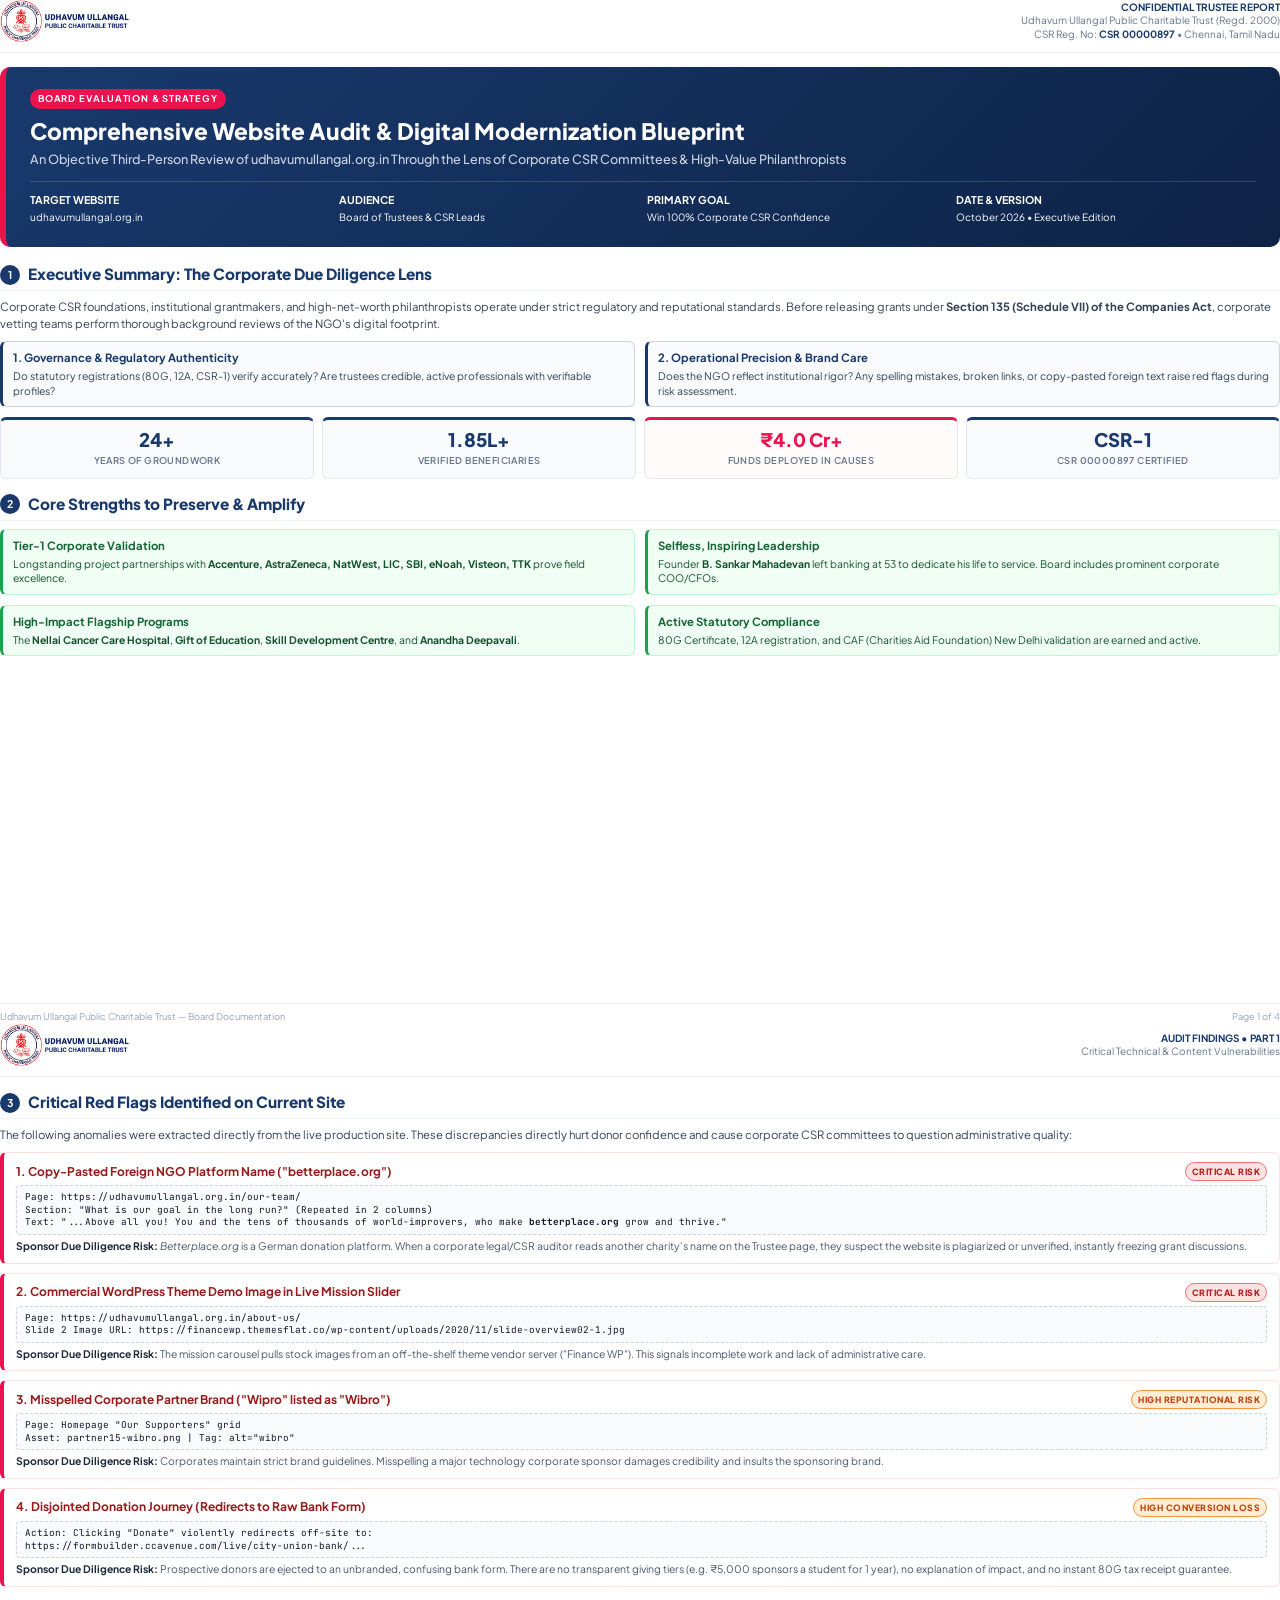
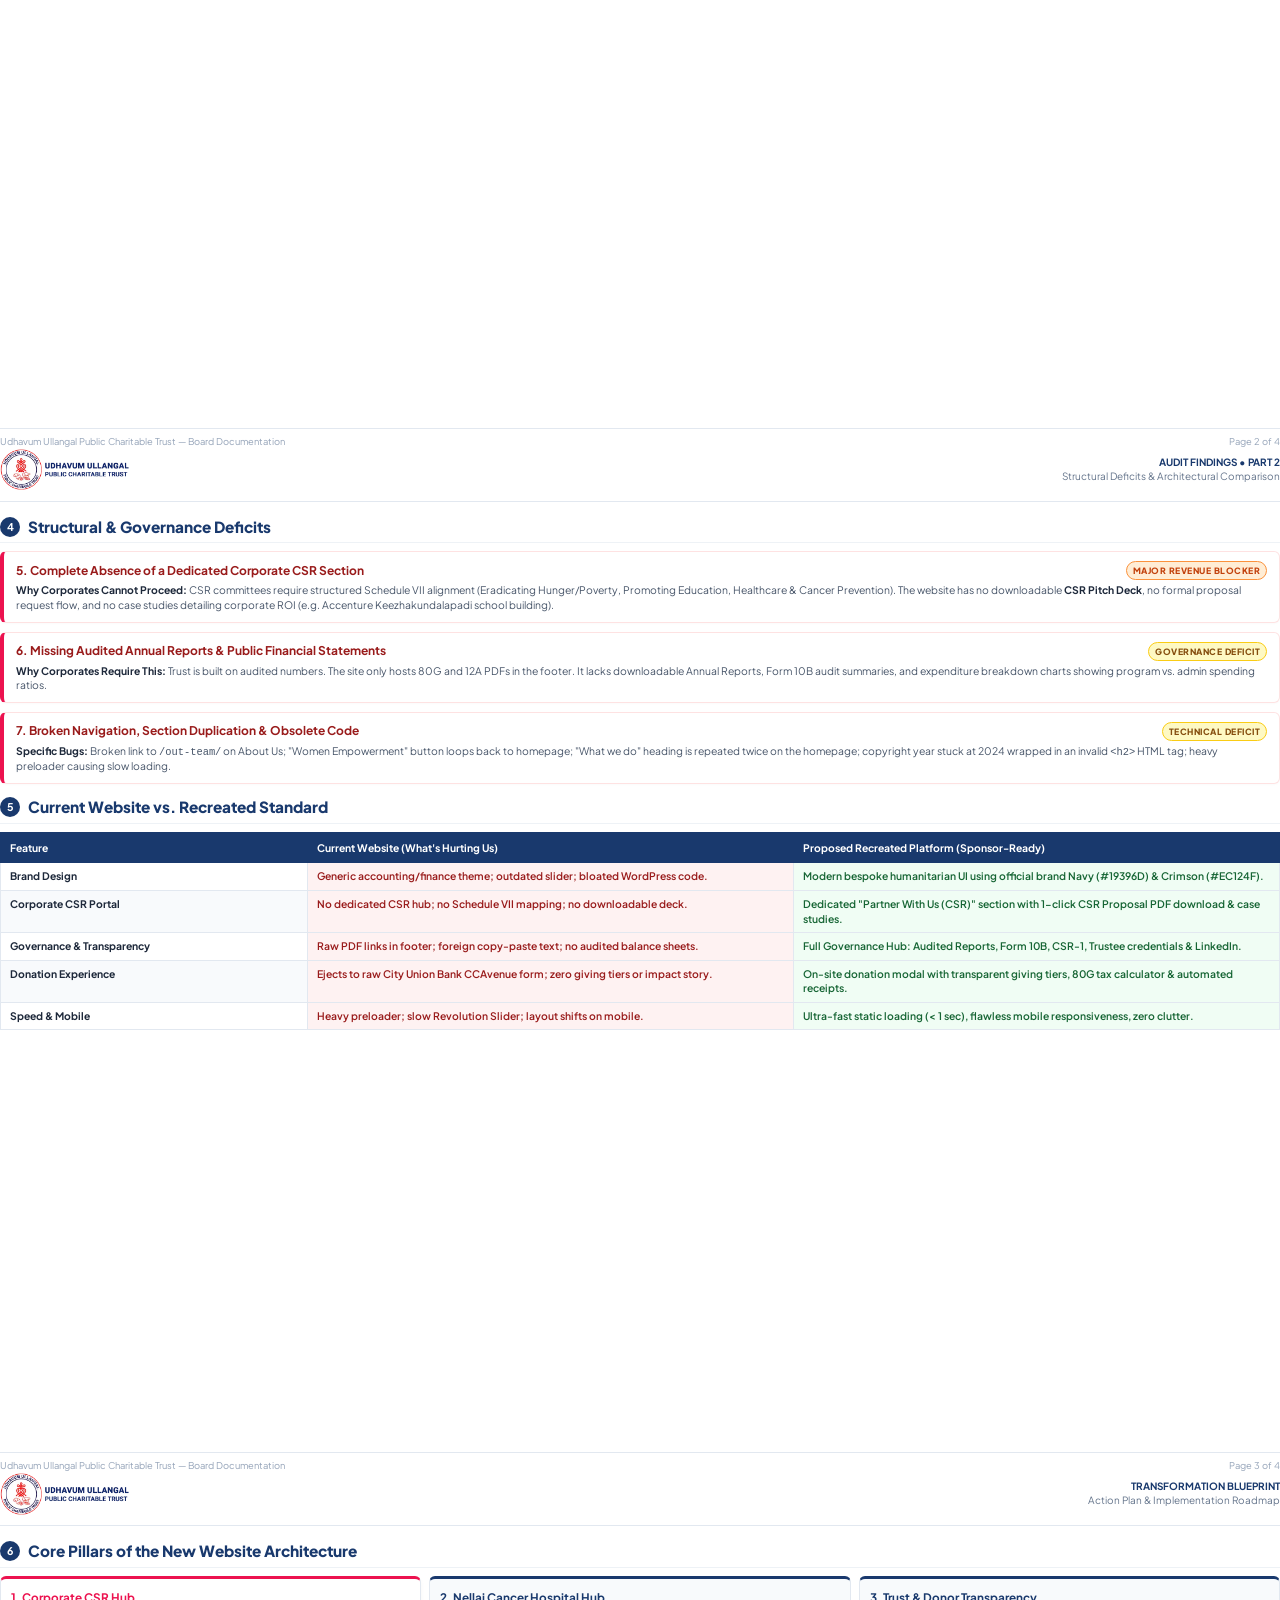
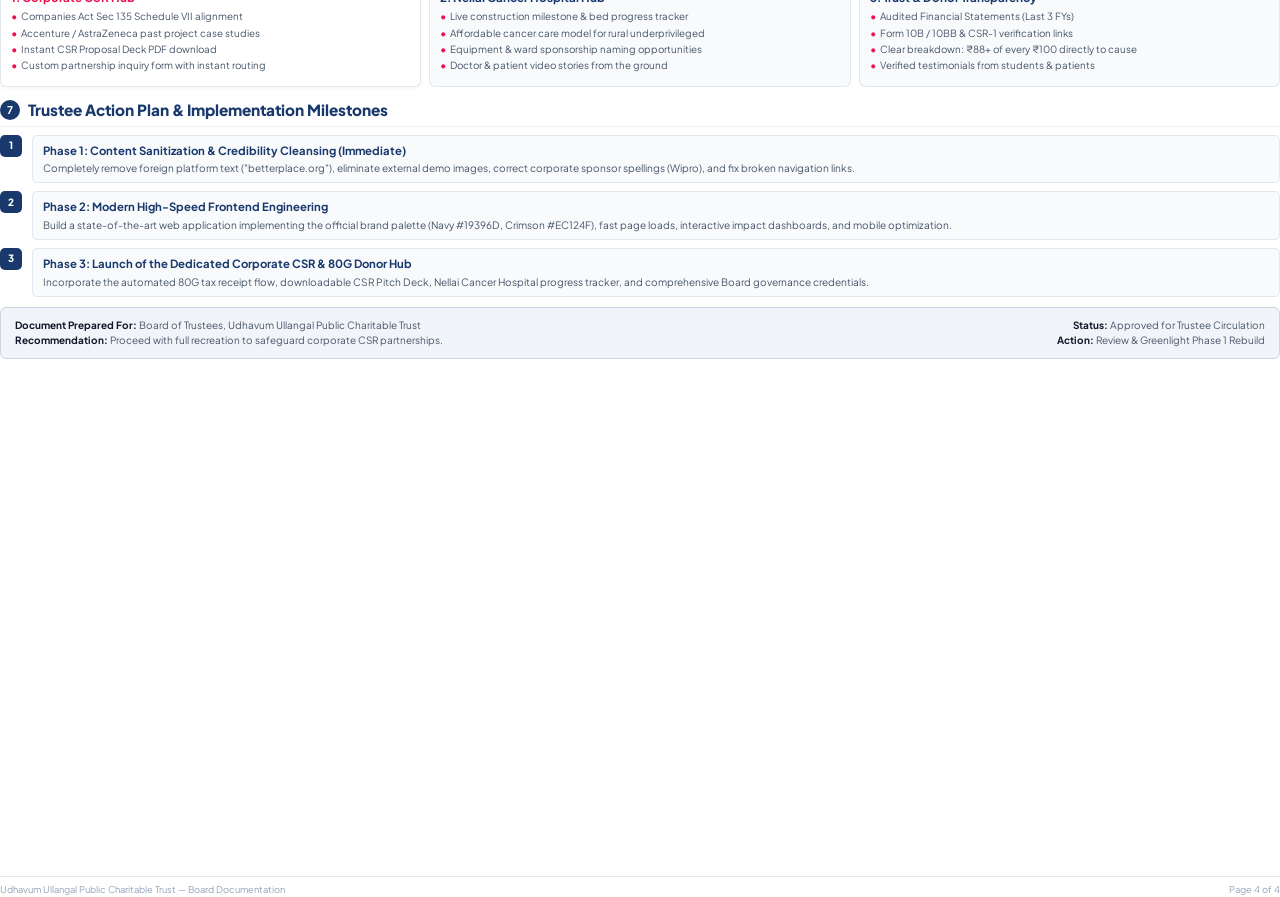
<file: audit_report.html>
<!DOCTYPE html>
<html lang="en">
<head>
<meta charset="UTF-8">
<title>Website Audit & Strategic Transformation Report - Udhavum Ullangal</title>
<style>
  @import url('https://fonts.googleapis.com/css2?family=Plus+Jakarta+Sans:wght@400;500;600;700;800&family=JetBrains+Mono:wght@400;500&display=swap');

  @page {
    size: A4 portrait;
    margin: 12mm 14mm 12mm 14mm;
  }

  * {
    box-sizing: border-box;
    margin: 0;
    padding: 0;
  }

  body {
    font-family: 'Plus Jakarta Sans', -apple-system, BlinkMacSystemFont, "Segoe UI", Roboto, sans-serif;
    color: #1e293b;
    background-color: #ffffff;
    line-height: 1.5;
    font-size: 9pt;
    -webkit-print-color-adjust: exact;
    print-color-adjust: exact;
  }

  .page {
    page-break-after: always;
    break-after: page;
    height: 271mm;
    max-height: 271mm;
    overflow: hidden;
    position: relative;
    display: flex;
    flex-direction: column;
    justify-content: space-between;
  }

  .page:last-child {
    page-break-after: avoid;
    break-after: avoid;
  }

  .page-content {
    flex: 1;
  }

  /* Running Header */
  .doc-header {
    display: flex;
    justify-content: space-between;
    align-items: center;
    border-bottom: 1.5px solid #e2e8f0;
    padding-bottom: 10px;
    margin-bottom: 14px;
  }

  .doc-header .logo-wrap {
    display: flex;
    align-items: center;
    gap: 10px;
  }

  .doc-header img.logo {
    height: 42px;
    width: auto;
    object-fit: contain;
  }

  .doc-header .meta {
    text-align: right;
    font-size: 7.5pt;
    color: #64748b;
    line-height: 1.35;
  }

  .doc-header .meta strong {
    color: #19396d;
    font-weight: 700;
  }

  /* Cover Banner */
  .cover-banner {
    background: linear-gradient(135deg, #19396d 0%, #0d2346 100%);
    border-radius: 10px;
    padding: 22px 24px;
    color: #ffffff;
    margin-bottom: 16px;
    border-left: 6px solid #ec124f;
  }

  .cover-banner .badge {
    display: inline-block;
    background-color: #ec124f;
    color: #ffffff;
    font-size: 7pt;
    font-weight: 700;
    text-transform: uppercase;
    letter-spacing: 0.8px;
    padding: 3px 8px;
    border-radius: 12px;
    margin-bottom: 8px;
  }

  .cover-banner h1 {
    font-size: 17pt;
    font-weight: 800;
    line-height: 1.25;
    margin-bottom: 6px;
    color: #ffffff;
  }

  .cover-banner p.subtitle {
    font-size: 9.5pt;
    color: #cbd5e1;
    font-weight: 500;
    margin-bottom: 12px;
    line-height: 1.4;
  }

  .cover-banner .info-grid {
    display: grid;
    grid-template-columns: repeat(4, 1fr);
    gap: 8px;
    padding-top: 10px;
    border-top: 1px solid rgba(255, 255, 255, 0.15);
    font-size: 7.5pt;
  }

  .cover-banner .info-grid strong {
    display: block;
    color: #ffffff;
    font-size: 8pt;
    margin-bottom: 2px;
  }

  /* Section Title */
  h2.section-title {
    font-size: 11.5pt;
    font-weight: 800;
    color: #19396d;
    display: flex;
    align-items: center;
    gap: 8px;
    margin-top: 12px;
    margin-bottom: 8px;
    padding-bottom: 4px;
    border-bottom: 1.5px solid #eef2f6;
  }

  h2.section-title span.num {
    background-color: #19396d;
    color: #ffffff;
    font-size: 8pt;
    width: 20px;
    height: 20px;
    border-radius: 50%;
    display: inline-flex;
    align-items: center;
    justify-content: center;
    font-weight: 700;
  }

  p {
    font-size: 8.5pt;
    color: #334155;
    margin-bottom: 8px;
    line-height: 1.5;
  }

  /* Metrics Grid */
  .metrics-grid {
    display: grid;
    grid-template-columns: repeat(4, 1fr);
    gap: 8px;
    margin: 10px 0 14px 0;
  }

  .metric-card {
    background-color: #f8fafc;
    border: 1px solid #e2e8f0;
    border-radius: 6px;
    padding: 10px 8px;
    text-align: center;
    border-top: 3px solid #19396d;
  }

  .metric-card.accent {
    border-top-color: #ec124f;
    background-color: #fffbfa;
  }

  .metric-card .value {
    font-size: 14pt;
    font-weight: 800;
    color: #19396d;
    line-height: 1.1;
  }

  .metric-card.accent .value {
    color: #ec124f;
  }

  .metric-card .label {
    font-size: 7pt;
    font-weight: 600;
    color: #64748b;
    text-transform: uppercase;
    letter-spacing: 0.4px;
    margin-top: 3px;
  }

  /* Grids */
  .grid-2 {
    display: grid;
    grid-template-columns: 1fr 1fr;
    gap: 10px;
    margin-bottom: 10px;
  }

  .strength-card {
    background-color: #f0fdf4;
    border: 1px solid #bbf7d0;
    border-left: 3.5px solid #16a34a;
    border-radius: 6px;
    padding: 8px 10px;
  }

  .strength-card h4 {
    font-size: 8.5pt;
    font-weight: 700;
    color: #166534;
    margin-bottom: 2px;
  }

  .strength-card p {
    font-size: 7.8pt;
    color: #14532d;
    margin-bottom: 0;
    line-height: 1.4;
  }

  /* Flag Cards */
  .flag-card {
    background-color: #ffffff;
    border: 1px solid #fee2e2;
    border-left: 4px solid #ec124f;
    border-radius: 6px;
    padding: 9px 12px;
    margin-bottom: 9px;
    box-shadow: 0 1px 2px rgba(0,0,0,0.02);
  }

  .flag-card .flag-header {
    display: flex;
    justify-content: space-between;
    align-items: center;
    margin-bottom: 3px;
  }

  .flag-card h4 {
    font-size: 9pt;
    font-weight: 700;
    color: #991b1b;
  }

  .severity-badge {
    font-size: 6.5pt;
    font-weight: 800;
    text-transform: uppercase;
    letter-spacing: 0.5px;
    padding: 2px 6px;
    border-radius: 10px;
  }

  .severity-critical {
    background-color: #fee2e2;
    color: #b91c1c;
    border: 1px solid #f87171;
  }

  .severity-high {
    background-color: #ffedd5;
    color: #c2410c;
    border: 1px solid #fb923c;
  }

  .severity-medium {
    background-color: #fef9c3;
    color: #854d0e;
    border: 1px solid #facc15;
  }

  .code-quote {
    background-color: #f8fafc;
    border: 1px dashed #cbd5e1;
    border-radius: 4px;
    padding: 5px 8px;
    font-family: 'JetBrains Mono', monospace;
    font-size: 7pt;
    color: #0f172a;
    margin: 4px 0;
    word-break: break-all;
    line-height: 1.35;
  }

  .flag-card p.impact {
    font-size: 7.8pt;
    color: #475569;
    margin-top: 3px;
    margin-bottom: 0;
    line-height: 1.4;
  }

  .flag-card p.impact strong {
    color: #1e293b;
  }

  /* Comparison Table */
  table.comp-table {
    width: 100%;
    border-collapse: collapse;
    margin: 8px 0 12px 0;
    font-size: 7.8pt;
  }

  table.comp-table th {
    background-color: #19396d;
    color: #ffffff;
    font-weight: 700;
    text-align: left;
    padding: 7px 9px;
    border: 1px solid #19396d;
  }

  table.comp-table td {
    padding: 6px 9px;
    border: 1px solid #e2e8f0;
    vertical-align: top;
    line-height: 1.4;
  }

  table.comp-table tr:nth-child(even) {
    background-color: #f8fafc;
  }

  table.comp-table td.bad {
    color: #991b1b;
    font-weight: 600;
    background-color: #fef2f2;
  }

  table.comp-table td.good {
    color: #166534;
    font-weight: 600;
    background-color: #f0fdf4;
  }

  /* Pillars Grid */
  .pillars-grid {
    display: grid;
    grid-template-columns: repeat(3, 1fr);
    gap: 8px;
    margin: 8px 0 12px 0;
  }

  .pillar-card {
    background-color: #f8fafc;
    border: 1px solid #e2e8f0;
    border-top: 3.5px solid #19396d;
    border-radius: 6px;
    padding: 10px;
  }

  .pillar-card.highlight {
    border-top-color: #ec124f;
    background-color: #ffffff;
    box-shadow: 0 2px 4px rgba(0, 0, 0, 0.04);
  }

  .pillar-card h4 {
    font-size: 8.8pt;
    font-weight: 700;
    color: #19396d;
    margin-bottom: 4px;
  }

  .pillar-card.highlight h4 {
    color: #ec124f;
  }

  .pillar-card ul {
    list-style: none;
    font-size: 7.4pt;
    color: #475569;
  }

  .pillar-card ul li {
    margin-bottom: 3px;
    padding-left: 10px;
    position: relative;
    line-height: 1.35;
  }

  .pillar-card ul li::before {
    content: "•";
    position: absolute;
    left: 0;
    color: #ec124f;
    font-weight: bold;
  }

  /* Action Plan Steps */
  .timeline {
    margin: 8px 0;
  }

  .timeline-step {
    display: flex;
    gap: 10px;
    margin-bottom: 8px;
    align-items: flex-start;
  }

  .step-num {
    background: #19396d;
    color: #fff;
    font-weight: 800;
    font-size: 7.5pt;
    width: 22px;
    height: 22px;
    border-radius: 5px;
    display: flex;
    align-items: center;
    justify-content: center;
    flex-shrink: 0;
  }

  .step-body {
    background: #f8fafc;
    border: 1px solid #e2e8f0;
    border-radius: 5px;
    padding: 7px 10px;
    flex-grow: 1;
  }

  .step-body h4 {
    font-size: 8.5pt;
    font-weight: 700;
    color: #19396d;
    margin-bottom: 2px;
  }

  .step-body p {
    font-size: 7.6pt;
    color: #475569;
    margin-bottom: 0;
    line-height: 1.35;
  }

  /* Signoff Box */
  .signoff-box {
    background-color: #f1f5f9;
    border: 1px solid #cbd5e1;
    border-radius: 6px;
    padding: 10px 14px;
    display: flex;
    justify-content: space-between;
    align-items: center;
    margin-top: 10px;
    font-size: 7.5pt;
    color: #475569;
  }

  .signoff-box strong {
    color: #0f172a;
  }

  /* Footer */
  .doc-footer {
    border-top: 1px solid #e2e8f0;
    padding-top: 6px;
    display: flex;
    justify-content: space-between;
    font-size: 7pt;
    color: #94a3b8;
  }
</style>
</head>
<body>

  <!-- ========================================== PAGE 1 ========================================== -->
  <div class="page">
    <div class="page-content">
      <div class="doc-header">
        <div class="logo-wrap">
          <img class="logo" src="[data-uri]" alt="Udhavum Ullangal Logo">
        </div>
        <div class="meta">
          <strong>CONFIDENTIAL TRUSTEE REPORT</strong><br>
          Udhavum Ullangal Public Charitable Trust (Regd. 2000)<br>
          CSR Reg. No: <strong>CSR 00000897</strong> • Chennai, Tamil Nadu
        </div>
      </div>

      <div class="cover-banner">
        <span class="badge">Board Evaluation & Strategy</span>
        <h1>Comprehensive Website Audit & Digital Modernization Blueprint</h1>
        <p class="subtitle">An Objective Third-Person Review of udhavumullangal.org.in Through the Lens of Corporate CSR Committees & High-Value Philanthropists</p>
        
        <div class="info-grid">
          <div><strong>TARGET WEBSITE</strong>udhavumullangal.org.in</div>
          <div><strong>AUDIENCE</strong>Board of Trustees & CSR Leads</div>
          <div><strong>PRIMARY GOAL</strong>Win 100% Corporate CSR Confidence</div>
          <div><strong>DATE & VERSION</strong>October 2026 • Executive Edition</div>
        </div>
      </div>

      <h2 class="section-title"><span class="num">1</span> Executive Summary: The Corporate Due Diligence Lens</h2>
      <p>
        Corporate CSR foundations, institutional grantmakers, and high-net-worth philanthropists operate under strict regulatory and reputational standards. Before releasing grants under <strong>Section 135 (Schedule VII) of the Companies Act</strong>, corporate vetting teams perform thorough background reviews of the NGO's digital footprint.
      </p>

      <div class="grid-2">
        <div class="strength-card" style="background:#f8fafc; border-color:#cbd5e1; border-left-color:#19396d;">
          <h4 style="color:#19396d;">1. Governance & Regulatory Authenticity</h4>
          <p style="color:#334155;">Do statutory registrations (80G, 12A, CSR-1) verify accurately? Are trustees credible, active professionals with verifiable profiles?</p>
        </div>
        <div class="strength-card" style="background:#f8fafc; border-color:#cbd5e1; border-left-color:#19396d;">
          <h4 style="color:#19396d;">2. Operational Precision & Brand Care</h4>
          <p style="color:#334155;">Does the NGO reflect institutional rigor? Any spelling mistakes, broken links, or copy-pasted foreign text raise red flags during risk assessment.</p>
        </div>
      </div>

      <div class="metrics-grid">
        <div class="metric-card">
          <div class="value">24+</div>
          <div class="label">Years of Groundwork</div>
        </div>
        <div class="metric-card">
          <div class="value">1.85L+</div>
          <div class="label">Verified Beneficiaries</div>
        </div>
        <div class="metric-card accent">
          <div class="value">₹4.0 Cr+</div>
          <div class="label">Funds Deployed in Causes</div>
        </div>
        <div class="metric-card">
          <div class="value">CSR-1</div>
          <div class="label">CSR 00000897 Certified</div>
        </div>
      </div>

      <h2 class="section-title"><span class="num">2</span> Core Strengths to Preserve & Amplify</h2>
      <div class="grid-2">
        <div class="strength-card">
          <h4>Tier-1 Corporate Validation</h4>
          <p>Longstanding project partnerships with <strong>Accenture, AstraZeneca, NatWest, LIC, SBI, eNoah, Visteon, TTK</strong> prove field excellence.</p>
        </div>
        <div class="strength-card">
          <h4>Selfless, Inspiring Leadership</h4>
          <p>Founder <strong>B. Sankar Mahadevan</strong> left banking at 53 to dedicate his life to service. Board includes prominent corporate COO/CFOs.</p>
        </div>
        <div class="strength-card">
          <h4>High-Impact Flagship Programs</h4>
          <p>The <strong>Nellai Cancer Care Hospital</strong>, <strong>Gift of Education</strong>, <strong>Skill Development Centre</strong>, and <strong>Anandha Deepavali</strong>.</p>
        </div>
        <div class="strength-card">
          <h4>Active Statutory Compliance</h4>
          <p>80G Certificate, 12A registration, and CAF (Charities Aid Foundation) New Delhi validation are earned and active.</p>
        </div>
      </div>
    </div>

    <div class="doc-footer">
      <span>Udhavum Ullangal Public Charitable Trust — Board Documentation</span>
      <span>Page 1 of 4</span>
    </div>
  </div>

  <!-- ========================================== PAGE 2 ========================================== -->
  <div class="page">
    <div class="page-content">
      <div class="doc-header">
        <div class="logo-wrap">
          <img class="logo" src="[data-uri]" alt="Udhavum Ullangal Logo">
        </div>
        <div class="meta">
          <strong>AUDIT FINDINGS • PART 1</strong><br>
          Critical Technical & Content Vulnerabilities
        </div>
      </div>

      <h2 class="section-title"><span class="num">3</span> Critical Red Flags Identified on Current Site</h2>
      <p>
        The following anomalies were extracted directly from the live production site. These discrepancies directly hurt donor confidence and cause corporate CSR committees to question administrative quality:
      </p>

      <!-- Flag 1 -->
      <div class="flag-card">
        <div class="flag-header">
          <h4>1. Copy-Pasted Foreign NGO Platform Name ("betterplace.org")</h4>
          <span class="severity-badge severity-critical">CRITICAL RISK</span>
        </div>
        <div class="code-quote">
          Page: https://udhavumullangal.org.in/our-team/<br>
          Section: "What is our goal in the long run?" (Repeated in 2 columns)<br>
          Text: "...Above all you! You and the tens of thousands of world-improvers, who make <strong>betterplace.org</strong> grow and thrive."
        </div>
        <p class="impact">
          <strong>Sponsor Due Diligence Risk:</strong> <em>Betterplace.org</em> is a German donation platform. When a corporate legal/CSR auditor reads another charity's name on the Trustee page, they suspect the website is plagiarized or unverified, instantly freezing grant discussions.
        </p>
      </div>

      <!-- Flag 2 -->
      <div class="flag-card">
        <div class="flag-header">
          <h4>2. Commercial WordPress Theme Demo Image in Live Mission Slider</h4>
          <span class="severity-badge severity-critical">CRITICAL RISK</span>
        </div>
        <div class="code-quote">
          Page: https://udhavumullangal.org.in/about-us/<br>
          Slide 2 Image URL: https://financewp.themesflat.co/wp-content/uploads/2020/11/slide-overview02-1.jpg
        </div>
        <p class="impact">
          <strong>Sponsor Due Diligence Risk:</strong> The mission carousel pulls stock images from an off-the-shelf theme vendor server ("Finance WP"). This signals incomplete work and lack of administrative care.
        </p>
      </div>

      <!-- Flag 3 -->
      <div class="flag-card">
        <div class="flag-header">
          <h4>3. Misspelled Corporate Partner Brand ("Wipro" listed as "Wibro")</h4>
          <span class="severity-badge severity-high">HIGH REPUTATIONAL RISK</span>
        </div>
        <div class="code-quote">
          Page: Homepage "Our Supporters" grid<br>
          Asset: partner15-wibro.png | Tag: alt="wibro"
        </div>
        <p class="impact">
          <strong>Sponsor Due Diligence Risk:</strong> Corporates maintain strict brand guidelines. Misspelling a major technology corporate sponsor damages credibility and insults the sponsoring brand.
        </p>
      </div>

      <!-- Flag 4 -->
      <div class="flag-card">
        <div class="flag-header">
          <h4>4. Disjointed Donation Journey (Redirects to Raw Bank Form)</h4>
          <span class="severity-badge severity-high">HIGH CONVERSION LOSS</span>
        </div>
        <div class="code-quote">
          Action: Clicking "Donate" violently redirects off-site to:<br>
          https://formbuilder.ccavenue.com/live/city-union-bank/...
        </div>
        <p class="impact">
          <strong>Sponsor Due Diligence Risk:</strong> Prospective donors are ejected to an unbranded, confusing bank form. There are no transparent giving tiers (e.g. ₹5,000 sponsors a student for 1 year), no explanation of impact, and no instant 80G tax receipt guarantee.
        </p>
      </div>
    </div>

    <div class="doc-footer">
      <span>Udhavum Ullangal Public Charitable Trust — Board Documentation</span>
      <span>Page 2 of 4</span>
    </div>
  </div>

  <!-- ========================================== PAGE 3 ========================================== -->
  <div class="page">
    <div class="page-content">
      <div class="doc-header">
        <div class="logo-wrap">
          <img class="logo" src="[data-uri]" alt="Udhavum Ullangal Logo">
        </div>
        <div class="meta">
          <strong>AUDIT FINDINGS • PART 2</strong><br>
          Structural Deficits & Architectural Comparison
        </div>
      </div>

      <h2 class="section-title"><span class="num">4</span> Structural & Governance Deficits</h2>

      <!-- Flag 5 -->
      <div class="flag-card">
        <div class="flag-header">
          <h4>5. Complete Absence of a Dedicated Corporate CSR Section</h4>
          <span class="severity-badge severity-high">MAJOR REVENUE BLOCKER</span>
        </div>
        <p class="impact">
          <strong>Why Corporates Cannot Proceed:</strong> CSR committees require structured Schedule VII alignment (Eradicating Hunger/Poverty, Promoting Education, Healthcare & Cancer Prevention). The website has no downloadable <strong>CSR Pitch Deck</strong>, no formal proposal request flow, and no case studies detailing corporate ROI (e.g. Accenture Keezhakundalapadi school building).
        </p>
      </div>

      <!-- Flag 6 -->
      <div class="flag-card">
        <div class="flag-header">
          <h4>6. Missing Audited Annual Reports & Public Financial Statements</h4>
          <span class="severity-badge severity-medium">GOVERNANCE DEFICIT</span>
        </div>
        <p class="impact">
          <strong>Why Corporates Require This:</strong> Trust is built on audited numbers. The site only hosts 80G and 12A PDFs in the footer. It lacks downloadable Annual Reports, Form 10B audit summaries, and expenditure breakdown charts showing program vs. admin spending ratios.
        </p>
      </div>

      <!-- Flag 7 -->
      <div class="flag-card">
        <div class="flag-header">
          <h4>7. Broken Navigation, Section Duplication & Obsolete Code</h4>
          <span class="severity-badge severity-medium">TECHNICAL DEFICIT</span>
        </div>
        <p class="impact">
          <strong>Specific Bugs:</strong> Broken link to <code>/out-team/</code> on About Us; "Women Empowerment" button loops back to homepage; "What we do" heading is repeated twice on the homepage; copyright year stuck at 2024 wrapped in an invalid <code>&lt;h2&gt;</code> HTML tag; heavy preloader causing slow loading.
        </p>
      </div>

      <h2 class="section-title"><span class="num">5</span> Current Website vs. Recreated Standard</h2>
      <table class="comp-table">
        <thead>
          <tr>
            <th style="width: 24%;">Feature</th>
            <th style="width: 38%;">Current Website (What's Hurting Us)</th>
            <th style="width: 38%;">Proposed Recreated Platform (Sponsor-Ready)</th>
          </tr>
        </thead>
        <tbody>
          <tr>
            <td><strong>Brand Design</strong></td>
            <td class="bad">Generic accounting/finance theme; outdated slider; bloated WordPress code.</td>
            <td class="good">Modern bespoke humanitarian UI using official brand Navy (#19396D) & Crimson (#EC124F).</td>
          </tr>
          <tr>
            <td><strong>Corporate CSR Portal</strong></td>
            <td class="bad">No dedicated CSR hub; no Schedule VII mapping; no downloadable deck.</td>
            <td class="good">Dedicated "Partner With Us (CSR)" section with 1-click CSR Proposal PDF download & case studies.</td>
          </tr>
          <tr>
            <td><strong>Governance & Transparency</strong></td>
            <td class="bad">Raw PDF links in footer; foreign copy-paste text; no audited balance sheets.</td>
            <td class="good">Full Governance Hub: Audited Reports, Form 10B, CSR-1, Trustee credentials & LinkedIn.</td>
          </tr>
          <tr>
            <td><strong>Donation Experience</strong></td>
            <td class="bad">Ejects to raw City Union Bank CCAvenue form; zero giving tiers or impact story.</td>
            <td class="good">On-site donation modal with transparent giving tiers, 80G tax calculator & automated receipts.</td>
          </tr>
          <tr>
            <td><strong>Speed & Mobile</strong></td>
            <td class="bad">Heavy preloader; slow Revolution Slider; layout shifts on mobile.</td>
            <td class="good">Ultra-fast static loading (< 1 sec), flawless mobile responsiveness, zero clutter.</td>
          </tr>
        </tbody>
      </table>
    </div>

    <div class="doc-footer">
      <span>Udhavum Ullangal Public Charitable Trust — Board Documentation</span>
      <span>Page 3 of 4</span>
    </div>
  </div>

  <!-- ========================================== PAGE 4 ========================================== -->
  <div class="page">
    <div class="page-content">
      <div class="doc-header">
        <div class="logo-wrap">
          <img class="logo" src="[data-uri]" alt="Udhavum Ullangal Logo">
        </div>
        <div class="meta">
          <strong>TRANSFORMATION BLUEPRINT</strong><br>
          Action Plan & Implementation Roadmap
        </div>
      </div>

      <h2 class="section-title"><span class="num">6</span> Core Pillars of the New Website Architecture</h2>
      <div class="pillars-grid">
        <div class="pillar-card highlight">
          <h4>1. Corporate CSR Hub</h4>
          <ul>
            <li>Companies Act Sec 135 Schedule VII alignment</li>
            <li>Accenture / AstraZeneca past project case studies</li>
            <li>Instant CSR Proposal Deck PDF download</li>
            <li>Custom partnership inquiry form with instant routing</li>
          </ul>
        </div>
        <div class="pillar-card">
          <h4>2. Nellai Cancer Hospital Hub</h4>
          <ul>
            <li>Live construction milestone & bed progress tracker</li>
            <li>Affordable cancer care model for rural underprivileged</li>
            <li>Equipment & ward sponsorship naming opportunities</li>
            <li>Doctor & patient video stories from the ground</li>
          </ul>
        </div>
        <div class="pillar-card">
          <h4>3. Trust & Donor Transparency</h4>
          <ul>
            <li>Audited Financial Statements (Last 3 FYs)</li>
            <li>Form 10B / 10BB & CSR-1 verification links</li>
            <li>Clear breakdown: ₹88+ of every ₹100 directly to cause</li>
            <li>Verified testimonials from students & patients</li>
          </ul>
        </div>
      </div>

      <h2 class="section-title"><span class="num">7</span> Trustee Action Plan & Implementation Milestones</h2>
      <div class="timeline">
        <div class="timeline-step">
          <div class="step-num">1</div>
          <div class="step-body">
            <h4>Phase 1: Content Sanitization & Credibility Cleansing (Immediate)</h4>
            <p>Completely remove foreign platform text ("betterplace.org"), eliminate external demo images, correct corporate sponsor spellings (Wipro), and fix broken navigation links.</p>
          </div>
        </div>
        <div class="timeline-step">
          <div class="step-num">2</div>
          <div class="step-body">
            <h4>Phase 2: Modern High-Speed Frontend Engineering</h4>
            <p>Build a state-of-the-art web application implementing the official brand palette (Navy #19396D, Crimson #EC124F), fast page loads, interactive impact dashboards, and mobile optimization.</p>
          </div>
        </div>
        <div class="timeline-step">
          <div class="step-num">3</div>
          <div class="step-body">
            <h4>Phase 3: Launch of the Dedicated Corporate CSR & 80G Donor Hub</h4>
            <p>Incorporate the automated 80G tax receipt flow, downloadable CSR Pitch Deck, Nellai Cancer Hospital progress tracker, and comprehensive Board governance credentials.</p>
          </div>
        </div>
      </div>

      <div class="signoff-box">
        <div>
          <strong>Document Prepared For:</strong> Board of Trustees, Udhavum Ullangal Public Charitable Trust<br>
          <strong>Recommendation:</strong> Proceed with full recreation to safeguard corporate CSR partnerships.
        </div>
        <div style="text-align: right;">
          <strong>Status:</strong> Approved for Trustee Circulation<br>
          <strong>Action:</strong> Review & Greenlight Phase 1 Rebuild
        </div>
      </div>
    </div>

    <div class="doc-footer">
      <span>Udhavum Ullangal Public Charitable Trust — Board Documentation</span>
      <span>Page 4 of 4</span>
    </div>
  </div>

</body>
</html>
</file>
<file: css/style.css>
/* ==========================================================================
   UDHAVUM ULLANGAL PUBLIC CHARITABLE TRUST (UUPCT)
   Modern Design System & Style Architecture
   ========================================================================== */

@import url('https://fonts.googleapis.com/css2?family=Plus+Jakarta+Sans:wght@300;400;500;600;700;800&family=JetBrains+Mono:wght@400;500&display=swap');

:root {
  /* Brand Colors */
  --primary-navy: #19396D;
  --primary-navy-dark: #0D2346;
  --primary-navy-deep: #08172E;
  --primary-navy-light: #2A4F8F;
  --primary-navy-soft: #EEF3FA;
  
  --accent-crimson: #EC124F;
  --accent-crimson-hover: #D00A3F;
  --accent-crimson-light: #FFF0F4;
  --accent-crimson-subtle: rgba(236, 18, 79, 0.08);
  
  --color-success: #16A34A;
  --color-success-bg: #F0FDF4;
  --color-warning: #D97706;
  --color-warning-bg: #FEF3C7;
  
  /* Neutral Palette */
  --bg-white: #FFFFFF;
  --bg-light: #F8FAFC;
  --bg-subtle: #F1F5F9;
  --border-color: #E2E8F0;
  --border-light: #EDF2F7;
  
  --text-main: #1E293B;
  --text-muted: #64748B;
  --text-light: #94A3B8;
  --text-white: #FFFFFF;
  
  /* Elevation & Shadows */
  --shadow-sm: 0 1px 3px rgba(15, 23, 42, 0.06);
  --shadow-md: 0 4px 12px -2px rgba(15, 23, 42, 0.08);
  --shadow-lg: 0 12px 28px -4px rgba(25, 57, 109, 0.12);
  --shadow-glow: 0 8px 24px rgba(236, 18, 79, 0.25);
  
  /* Radii */
  --radius-sm: 6px;
  --radius-md: 10px;
  --radius-lg: 16px;
  --radius-xl: 24px;
  --radius-full: 9999px;
  
  /* Transitions */
  --transition-fast: 0.18s cubic-bezier(0.16, 1, 0.3, 1);
  --transition-normal: 0.28s cubic-bezier(0.16, 1, 0.3, 1);
  --transition-slow: 0.45s cubic-bezier(0.16, 1, 0.3, 1);

  /* Containers */
  --container-max: 1200px;
  --container-wide: 1320px;
}

/* ==========================================================================
   Base & Reset
   ========================================================================== */
*, *::before, *::after {
  box-sizing: border-box;
  margin: 0;
  padding: 0;
}

html {
  font-size: 16px;
  scroll-behavior: smooth;
  -webkit-font-smoothing: antialiased;
  -moz-osx-font-smoothing: grayscale;
}

body {
  font-family: 'Plus Jakarta Sans', -apple-system, BlinkMacSystemFont, "Segoe UI", Roboto, sans-serif;
  color: var(--text-main);
  background-color: var(--bg-white);
  line-height: 1.6;
  overflow-x: hidden;
}

img {
  max-width: 100%;
  height: auto;
  display: block;
}

a {
  color: inherit;
  text-decoration: none;
  transition: color var(--transition-fast);
}

ul {
  list-style: none;
}

button, input, select, textarea {
  font-family: inherit;
  font-size: inherit;
  border: none;
  outline: none;
}

button {
  cursor: pointer;
  background: none;
}

.container {
  width: 100%;
  max-width: var(--container-max);
  margin-left: auto;
  margin-right: auto;
  padding-left: 20px;
  padding-right: 20px;
}

.container-wide {
  width: 100%;
  max-width: var(--container-wide);
  margin-left: auto;
  margin-right: auto;
  padding-left: 20px;
  padding-right: 20px;
}

/* ==========================================================================
   Typography & Utility Classes
   ========================================================================== */
.section-badge {
  display: inline-flex;
  align-items: center;
  gap: 6px;
  background-color: var(--primary-navy-soft);
  color: var(--primary-navy);
  font-size: 0.8rem;
  font-weight: 700;
  letter-spacing: 0.6px;
  text-transform: uppercase;
  padding: 5px 14px;
  border-radius: var(--radius-full);
  margin-bottom: 12px;
}

.section-badge.crimson {
  background-color: var(--accent-crimson-light);
  color: var(--accent-crimson);
}

.section-badge.success {
  background-color: var(--color-success-bg);
  color: var(--color-success);
}

.section-title {
  font-size: clamp(1.8rem, 3vw, 2.5rem);
  font-weight: 800;
  color: var(--primary-navy-dark);
  line-height: 1.22;
  margin-bottom: 14px;
  letter-spacing: -0.5px;
}

.section-subtitle {
  font-size: clamp(0.95rem, 1.5vw, 1.1rem);
  color: var(--text-muted);
  max-width: 680px;
  margin-bottom: 36px;
  line-height: 1.6;
}

.text-center {
  text-align: center;
}

.text-center .section-subtitle {
  margin-left: auto;
  margin-right: auto;
}

/* ==========================================================================
   Buttons & Interactive Elements
   ========================================================================== */
.btn {
  display: inline-flex;
  align-items: center;
  justify-content: center;
  gap: 8px;
  padding: 12px 24px;
  font-size: 0.95rem;
  font-weight: 700;
  border-radius: var(--radius-full);
  transition: all var(--transition-normal);
  white-space: nowrap;
}

.btn-primary {
  background: linear-gradient(135deg, var(--accent-crimson) 0%, #D8003A 100%);
  color: var(--text-white);
  box-shadow: 0 4px 14px rgba(236, 18, 79, 0.3);
}

.btn-primary:hover {
  background: linear-gradient(135deg, #FF1C5B 0%, var(--accent-crimson) 100%);
  transform: translateY(-2px);
  box-shadow: 0 6px 20px rgba(236, 18, 79, 0.45);
}

.btn-secondary {
  background-color: var(--primary-navy);
  color: var(--text-white);
}

.btn-secondary:hover {
  background-color: var(--primary-navy-dark);
  transform: translateY(-2px);
  box-shadow: 0 4px 14px rgba(25, 57, 109, 0.3);
}

.btn-outline-white {
  background-color: transparent;
  color: var(--text-white);
  border: 1.5px solid rgba(255, 255, 255, 0.4);
}

.btn-outline-white:hover {
  border-color: var(--text-white);
  background-color: rgba(255, 255, 255, 0.1);
  transform: translateY(-2px);
}

.btn-outline-navy {
  background-color: transparent;
  color: var(--primary-navy);
  border: 1.5px solid var(--primary-navy);
}

.btn-outline-navy:hover {
  background-color: var(--primary-navy);
  color: var(--text-white);
  transform: translateY(-2px);
}

.btn-sm {
  padding: 7px 16px;
  font-size: 0.82rem;
}

.btn-lg {
  padding: 15px 32px;
  font-size: 1.05rem;
}

/* ==========================================================================
   Header & Navigation
   ========================================================================== */
.topbar {
  background-color: var(--primary-navy-deep);
  color: #CBD5E1;
  font-size: 0.8rem;
  padding: 8px 0;
  border-bottom: 1px solid rgba(255, 255, 255, 0.08);
  width: 100%;
}

.topbar .container-wide,
.topbar .container {
  display: flex !important;
  justify-content: space-between !important;
  align-items: center !important;
  flex-wrap: nowrap !important;
  gap: 14px;
  width: 100%;
}

.topbar-left {
  display: flex;
  align-items: center;
  gap: 14px;
  flex-shrink: 0;
}

.topbar-left a {
  display: inline-flex;
  align-items: center;
  gap: 6px;
  color: #CBD5E1;
  font-size: 0.78rem;
  white-space: nowrap;
  transition: color var(--transition-fast);
}

.topbar-left a:hover {
  color: #FFFFFF;
}

.topbar-tag {
  background: rgba(236, 18, 79, 0.25);
  color: #FF85A2;
  border: 1px solid rgba(236, 18, 79, 0.4);
  padding: 2px 10px;
  border-radius: var(--radius-full);
  font-weight: 700;
  font-size: 0.72rem;
  white-space: nowrap;
}

.topbar-right {
  display: flex;
  align-items: center;
  gap: 14px;
  flex-shrink: 0;
}

.topbar-right span {
  font-size: 0.78rem;
  white-space: nowrap;
}

.topbar-tax-badge {
  color: #4ADE80;
  font-weight: 700;
  white-space: nowrap;
}

.topbar-socials {
  display: flex;
  align-items: center;
  gap: 8px;
  margin-left: 4px;
}

.topbar-social-link {
  color: #CBD5E1;
  display: inline-flex;
  align-items: center;
  justify-content: center;
  width: 22px;
  height: 22px;
  border-radius: 50%;
  background: rgba(255, 255, 255, 0.08);
  transition: all var(--transition-fast);
}

.topbar-social-link:hover {
  color: #FFFFFF;
  background: var(--accent-crimson);
  transform: translateY(-1px);
}

/* Main Header Bar */
.main-header {
  position: sticky;
  top: 0;
  left: 0;
  right: 0;
  z-index: 1000;
  background: rgba(255, 255, 255, 0.98);
  backdrop-filter: blur(12px);
  -webkit-backdrop-filter: blur(12px);
  border-bottom: 1px solid var(--border-color);
  box-shadow: 0 2px 10px rgba(0, 0, 0, 0.04);
  transition: all var(--transition-normal);
}

.main-header .container-wide {
  display: flex !important;
  align-items: center !important;
  justify-content: space-between !important;
  height: 84px;
  gap: 14px;
}

/* High-Visibility Brand Logo */
.brand-logo {
  display: flex;
  align-items: center;
  text-decoration: none;
  flex-shrink: 0;
}

.brand-logo-img {
  height: 52px;
  width: auto;
  max-width: 280px;
  object-fit: contain;
  display: block;
}

/* Nav Menu & Single-Line Aligned Links */
.nav-menu {
  display: flex !important;
  align-items: center !important;
  flex-wrap: nowrap !important;
  gap: clamp(8px, 1.1vw, 15px) !important;
  margin: 0 !important;
  padding: 0 !important;
  list-style: none !important;
  flex-shrink: 1;
}

.nav-link {
  font-size: 0.86rem !important;
  font-weight: 600 !important;
  color: var(--text-main) !important;
  position: relative !important;
  padding: 8px 3px !important;
  white-space: nowrap !important;
  display: inline-block !important;
  line-height: 1 !important;
  transition: color var(--transition-fast) !important;
}

.nav-link:hover, .nav-link.active {
  color: var(--accent-crimson) !important;
}

.nav-link::after {
  content: '';
  position: absolute;
  bottom: -2px;
  left: 0;
  width: 0%;
  height: 2.5px;
  border-radius: 2px;
  background-color: var(--accent-crimson);
  transition: width var(--transition-fast);
}

.nav-link:hover::after, .nav-link.active::after {
  width: 100%;
}

.header-actions {
  display: flex;
  align-items: center;
  gap: 8px;
  flex-shrink: 0;
}

.header-actions .btn-sm {
  padding: 8px 14px;
  font-size: 0.8rem;
  white-space: nowrap;
}

.mobile-menu-btn {
  display: none;
  align-items: center;
  justify-content: center;
  width: 44px;
  height: 44px;
  border-radius: 8px;
  background: var(--bg-white);
  border: 1px solid var(--border-color);
  color: var(--primary-navy);
  cursor: pointer;
  padding: 0;
  transition: all var(--transition-fast);
}

.mobile-menu-btn:hover {
  background: var(--bg-light);
  border-color: #CBD5E1;
}

.mobile-drawer-header,
.mobile-drawer-footer,
.mobile-nav-backdrop,
.mobile-sticky-bar {
  display: none;
}

.nav-num {
  display: none;
}

.mobile-drawer-links {
  display: flex !important;
  align-items: center !important;
  gap: clamp(8px, 1.1vw, 15px) !important;
}

/* ==========================================================================
   Hero Section
   ========================================================================== */
.hero-section {
  position: relative;
  background: linear-gradient(135deg, var(--primary-navy-deep) 0%, var(--primary-navy) 100%);
  color: var(--text-white);
  padding: 80px 0 100px;
  overflow: hidden;
}

.hero-section::before {
  content: '';
  position: absolute;
  top: -20%;
  right: -10%;
  width: 600px;
  height: 600px;
  border-radius: 50%;
  background: radial-gradient(circle, rgba(236, 18, 79, 0.2) 0%, transparent 70%);
  pointer-events: none;
}

.hero-grid {
  display: grid;
  grid-template-columns: 1.15fr 0.85fr;
  align-items: center;
  gap: 48px;
  position: relative;
  z-index: 2;
}

.hero-content h1 {
  font-size: clamp(2.3rem, 4.2vw, 3.4rem);
  font-weight: 800;
  line-height: 1.15;
  letter-spacing: -0.8px;
  margin: 16px 0 20px;
  color: #FFFFFF;
}

.hero-content h1 .highlight {
  color: #FF5A87;
  display: inline-block;
}

.hero-description {
  font-size: 1.12rem;
  color: #CBD5E1;
  line-height: 1.65;
  margin-bottom: 32px;
  max-width: 580px;
}

.hero-actions {
  display: flex;
  align-items: center;
  gap: 16px;
  flex-wrap: wrap;
  margin-bottom: 36px;
}

.hero-trust-badges {
  display: flex;
  align-items: center;
  gap: 24px;
  padding-top: 24px;
  border-top: 1px solid rgba(255, 255, 255, 0.15);
  font-size: 0.84rem;
  color: #94A3B8;
  flex-wrap: wrap;
}

.hero-trust-badges span {
  display: flex;
  align-items: center;
  gap: 6px;
  color: #E2E8F0;
  font-weight: 600;
}

.hero-trust-badges svg {
  color: #10B981;
}

.hero-visual {
  position: relative;
}

.hero-image-wrapper {
  position: relative;
  border-radius: var(--radius-xl);
  overflow: hidden;
  box-shadow: 0 20px 40px rgba(8, 23, 46, 0.6);
  border: 4px solid rgba(255, 255, 255, 0.12);
}

.hero-image-wrapper img {
  width: 100%;
  height: 480px;
  object-fit: cover;
  transition: transform var(--transition-slow);
}

.hero-image-wrapper:hover img {
  transform: scale(1.03);
}

.hero-floating-card {
  position: absolute;
  bottom: -24px;
  left: -24px;
  background: rgba(255, 255, 255, 0.96);
  backdrop-filter: blur(12px);
  color: var(--text-main);
  padding: 16px 20px;
  border-radius: var(--radius-lg);
  box-shadow: var(--shadow-lg);
  border: 1px solid rgba(255, 255, 255, 0.8);
  display: flex;
  align-items: center;
  gap: 14px;
  max-width: 290px;
  animation: floatCard 6s ease-in-out infinite;
}

@keyframes floatCard {
  0%, 100% { transform: translateY(0); }
  50% { transform: translateY(-8px); }
}

.hero-floating-card .card-icon {
  width: 44px;
  height: 44px;
  border-radius: 50%;
  background-color: var(--accent-crimson-light);
  color: var(--accent-crimson);
  display: flex;
  align-items: center;
  justify-content: center;
  flex-shrink: 0;
}

.hero-floating-card .card-text strong {
  display: block;
  font-size: 1.15rem;
  font-weight: 800;
  color: var(--primary-navy);
}

.hero-floating-card .card-text span {
  font-size: 0.78rem;
  color: var(--text-muted);
  font-weight: 500;
}

/* ==========================================================================
   Stats & Credibility Ribbon
   ========================================================================== */
.stats-ribbon {
  background-color: var(--bg-white);
  padding: 40px 0;
  border-bottom: 1px solid var(--border-color);
  box-shadow: var(--shadow-sm);
  position: relative;
  z-index: 10;
}

.stats-grid {
  display: grid;
  grid-template-columns: repeat(4, 1fr);
  gap: 24px;
}

.stat-item {
  display: flex;
  align-items: center;
  gap: 16px;
  padding: 10px 16px;
  border-right: 1px solid var(--border-color);
}

.stat-item:last-child {
  border-right: none;
}

.stat-icon {
  width: 52px;
  height: 52px;
  border-radius: var(--radius-md);
  background-color: var(--primary-navy-soft);
  color: var(--primary-navy);
  display: flex;
  align-items: center;
  justify-content: center;
  flex-shrink: 0;
}

.stat-item.accent .stat-icon {
  background-color: var(--accent-crimson-light);
  color: var(--accent-crimson);
}

.stat-info .stat-number {
  font-size: 1.85rem;
  font-weight: 800;
  color: var(--primary-navy-dark);
  line-height: 1.1;
  letter-spacing: -0.5px;
}

.stat-item.accent .stat-info .stat-number {
  color: var(--accent-crimson);
}

.stat-info .stat-label {
  font-size: 0.82rem;
  font-weight: 600;
  color: var(--text-muted);
  margin-top: 3px;
  text-transform: uppercase;
  letter-spacing: 0.4px;
}

/* ==========================================================================
   Corporate CSR Section
   ========================================================================== */
.csr-section {
  padding: 90px 0;
  background-color: var(--bg-light);
  position: relative;
}

.csr-header-wrapper {
  max-width: 820px;
  margin: 0 auto 50px;
  text-align: center;
}

.csr-feature-grid {
  display: grid;
  grid-template-columns: repeat(3, 1fr);
  gap: 24px;
  margin-bottom: 50px;
}

.csr-feature-card {
  background-color: var(--bg-white);
  border: 1px solid var(--border-color);
  border-radius: var(--radius-lg);
  padding: 32px 28px;
  transition: all var(--transition-normal);
  position: relative;
  overflow: hidden;
}

.csr-feature-card::before {
  content: '';
  position: absolute;
  top: 0;
  left: 0;
  right: 0;
  height: 4px;
  background: var(--primary-navy);
  transition: background var(--transition-fast);
}

.csr-feature-card:hover {
  transform: translateY(-4px);
  box-shadow: var(--shadow-lg);
  border-color: #CBD5E1;
}

.csr-feature-card.highlight::before {
  background: var(--accent-crimson);
}

.csr-icon-wrap {
  width: 50px;
  height: 50px;
  border-radius: var(--radius-md);
  background-color: var(--primary-navy-soft);
  color: var(--primary-navy);
  display: flex;
  align-items: center;
  justify-content: center;
  margin-bottom: 20px;
}

.csr-feature-card.highlight .csr-icon-wrap {
  background-color: var(--accent-crimson-light);
  color: var(--accent-crimson);
}

.csr-feature-card h3 {
  font-size: 1.22rem;
  font-weight: 700;
  color: var(--primary-navy-dark);
  margin-bottom: 12px;
}

.csr-feature-card p {
  font-size: 0.92rem;
  color: var(--text-muted);
  line-height: 1.6;
  margin-bottom: 16px;
}

.csr-feature-card .sched-badge {
  display: inline-block;
  font-size: 0.74rem;
  font-weight: 700;
  background-color: var(--bg-subtle);
  color: var(--text-main);
  padding: 4px 10px;
  border-radius: var(--radius-sm);
  border: 1px solid var(--border-color);
}

/* CSR Banner / CTA Box */
.csr-cta-box {
  background: linear-gradient(135deg, var(--primary-navy) 0%, var(--primary-navy-dark) 100%);
  border-radius: var(--radius-xl);
  padding: 40px 48px;
  color: var(--text-white);
  display: flex;
  align-items: center;
  justify-content: space-between;
  gap: 30px;
  flex-wrap: wrap;
  box-shadow: var(--shadow-lg);
}

.csr-cta-content h3 {
  font-size: 1.5rem;
  font-weight: 800;
  color: #FFFFFF;
  margin-bottom: 8px;
}

.csr-cta-content p {
  color: #CBD5E1;
  font-size: 0.96rem;
  max-width: 600px;
}

.csr-cta-actions {
  display: flex;
  gap: 14px;
  flex-wrap: wrap;
}

/* Corporate Logos Grid */
.partners-wrapper {
  margin-top: 60px;
  padding-top: 40px;
  border-top: 1px solid var(--border-color);
  text-align: center;
}

.partners-title {
  font-size: 0.85rem;
  font-weight: 700;
  text-transform: uppercase;
  letter-spacing: 1px;
  color: var(--text-light);
  margin-bottom: 28px;
}

.partners-grid {
  display: flex;
  align-items: center;
  justify-content: center;
  flex-wrap: wrap;
  gap: 32px 48px;
}

.partner-logo-item {
  font-size: 1.15rem;
  font-weight: 800;
  color: #475569;
  letter-spacing: 0.5px;
  padding: 8px 16px;
  background: var(--bg-white);
  border: 1px solid var(--border-color);
  border-radius: var(--radius-md);
  transition: all var(--transition-fast);
  box-shadow: var(--shadow-sm);
}

.partner-logo-item:hover {
  color: var(--primary-navy);
  border-color: var(--primary-navy);
  transform: translateY(-2px);
  box-shadow: var(--shadow-md);
}

/* ==========================================================================
   Flagship Programs & Projects
   ========================================================================== */
.programs-section {
  padding: 95px 0;
  background-color: var(--bg-white);
}

.programs-grid {
  display: grid;
  grid-template-columns: repeat(2, 1fr);
  gap: 32px;
}

.program-card {
  background-color: var(--bg-white);
  border: 1px solid var(--border-color);
  border-radius: var(--radius-lg);
  overflow: hidden;
  box-shadow: var(--shadow-sm);
  transition: all var(--transition-normal);
  display: flex;
  flex-direction: column;
}

.program-card:hover {
  transform: translateY(-5px);
  box-shadow: var(--shadow-lg);
  border-color: #CBD5E1;
}

.program-image-wrap {
  position: relative;
  height: 250px;
  overflow: hidden;
}

.program-image-wrap img {
  width: 100%;
  height: 100%;
  object-fit: cover;
  transition: transform var(--transition-slow);
}

.program-card:hover .program-image-wrap img {
  transform: scale(1.05);
}

.program-category-badge {
  position: absolute;
  top: 16px;
  left: 16px;
  background: rgba(13, 35, 70, 0.9);
  color: #FFFFFF;
  padding: 5px 12px;
  border-radius: var(--radius-full);
  font-size: 0.74rem;
  font-weight: 700;
  letter-spacing: 0.5px;
  text-transform: uppercase;
  backdrop-filter: blur(8px);
}

.program-card-body {
  padding: 28px;
  display: flex;
  flex-direction: column;
  flex-grow: 1;
}

.program-card-body h3 {
  font-size: 1.35rem;
  font-weight: 800;
  color: var(--primary-navy-dark);
  margin-bottom: 10px;
}

.program-card-body p {
  font-size: 0.92rem;
  color: var(--text-muted);
  line-height: 1.6;
  margin-bottom: 20px;
  flex-grow: 1;
}

.program-metrics {
  background-color: var(--bg-light);
  border: 1px solid var(--border-light);
  border-radius: var(--radius-md);
  padding: 14px 18px;
  margin-bottom: 22px;
  display: flex;
  justify-content: space-between;
  align-items: center;
}

.program-metric-item strong {
  display: block;
  font-size: 1.15rem;
  font-weight: 800;
  color: var(--primary-navy);
}

.program-metric-item span {
  font-size: 0.74rem;
  color: var(--text-muted);
  font-weight: 600;
}

.program-card-footer {
  display: flex;
  align-items: center;
  justify-content: space-between;
  padding-top: 18px;
  border-top: 1px solid var(--border-light);
}

/* ==========================================================================
   Interactive 80G Donation Section
   ========================================================================== */
.donation-section {
  padding: 90px 0;
  background: linear-gradient(135deg, #091933 0%, var(--primary-navy-dark) 100%);
  color: var(--text-white);
  position: relative;
  overflow: hidden;
}

.donation-section::before {
  content: '';
  position: absolute;
  bottom: -30%;
  left: -10%;
  width: 500px;
  height: 500px;
  border-radius: 50%;
  background: radial-gradient(circle, rgba(236, 18, 79, 0.15) 0%, transparent 70%);
  pointer-events: none;
}

.donation-container {
  display: grid;
  grid-template-columns: 1fr 1.1fr;
  gap: 50px;
  align-items: center;
  position: relative;
  z-index: 2;
}

.donation-text-side h2 {
  font-size: clamp(2rem, 3.2vw, 2.7rem);
  font-weight: 800;
  color: #FFFFFF;
  margin-bottom: 18px;
  line-height: 1.2;
}

.donation-text-side p {
  color: #CBD5E1;
  font-size: 1.05rem;
  line-height: 1.65;
  margin-bottom: 28px;
}

.tax-exemption-pill {
  display: inline-flex;
  align-items: center;
  gap: 8px;
  background: rgba(22, 163, 74, 0.2);
  color: #4ADE80;
  border: 1px solid rgba(74, 222, 128, 0.35);
  padding: 6px 14px;
  border-radius: var(--radius-full);
  font-size: 0.84rem;
  font-weight: 700;
  margin-bottom: 24px;
}

.donation-perks {
  display: flex;
  flex-direction: column;
  gap: 14px;
}

.donation-perk {
  display: flex;
  align-items: center;
  gap: 12px;
  font-size: 0.95rem;
  color: #E2E8F0;
}

.donation-perk-icon {
  width: 24px;
  height: 24px;
  border-radius: 50%;
  background: rgba(236, 18, 79, 0.2);
  color: #FF7597;
  display: flex;
  align-items: center;
  justify-content: center;
  font-size: 0.75rem;
  flex-shrink: 0;
}

/* Interactive Calculator Box */
.donation-card-box {
  background: var(--bg-white);
  color: var(--text-main);
  border-radius: var(--radius-xl);
  padding: 36px 32px;
  box-shadow: 0 20px 45px rgba(0, 0, 0, 0.35);
}

.donation-card-header {
  display: flex;
  justify-content: space-between;
  align-items: center;
  margin-bottom: 20px;
  padding-bottom: 14px;
  border-bottom: 1px solid var(--border-color);
}

.donation-card-header h3 {
  font-size: 1.25rem;
  font-weight: 800;
  color: var(--primary-navy);
}

.donation-card-header .receipt-tag {
  font-size: 0.76rem;
  font-weight: 700;
  color: var(--color-success);
  background: var(--color-success-bg);
  padding: 3px 10px;
  border-radius: var(--radius-full);
}

.tier-grid {
  display: grid;
  grid-template-columns: repeat(3, 1fr);
  gap: 10px;
  margin-bottom: 20px;
}

.tier-btn {
  padding: 12px 10px;
  text-align: center;
  background-color: var(--bg-light);
  border: 1.5px solid var(--border-color);
  border-radius: var(--radius-md);
  font-size: 1rem;
  font-weight: 800;
  color: var(--primary-navy);
  transition: all var(--transition-fast);
}

.tier-btn:hover {
  border-color: var(--accent-crimson);
  color: var(--accent-crimson);
}

.tier-btn.active {
  background-color: var(--accent-crimson);
  color: var(--text-white);
  border-color: var(--accent-crimson);
  box-shadow: var(--shadow-glow);
}

.custom-amount-wrap {
  position: relative;
  margin-bottom: 20px;
}

.currency-symbol {
  position: absolute;
  left: 16px;
  top: 50%;
  transform: translateY(-50%);
  font-size: 1.1rem;
  font-weight: 800;
  color: var(--text-muted);
}

.custom-amount-input {
  width: 100%;
  padding: 13px 16px 13px 36px;
  border: 1.5px solid var(--border-color);
  border-radius: var(--radius-md);
  font-size: 1.1rem;
  font-weight: 700;
  color: var(--primary-navy);
  background-color: var(--bg-light);
  transition: border-color var(--transition-fast);
}

.custom-amount-input:focus {
  border-color: var(--accent-crimson);
  background-color: var(--bg-white);
}

.impact-preview-banner {
  background: var(--accent-crimson-light);
  border: 1px dashed var(--accent-crimson);
  border-radius: var(--radius-md);
  padding: 12px 16px;
  font-size: 0.88rem;
  color: var(--accent-crimson);
  font-weight: 600;
  margin-bottom: 22px;
  display: flex;
  align-items: center;
  gap: 10px;
}

.tax-savings-calc {
  background: var(--bg-subtle);
  border-radius: var(--radius-md);
  padding: 12px 16px;
  font-size: 0.82rem;
  color: var(--text-muted);
  display: flex;
  justify-content: space-between;
  margin-bottom: 24px;
}

.tax-savings-calc strong {
  color: var(--color-success);
}

/* ==========================================================================
   Governance & Leadership Section
   ========================================================================== */
.governance-section {
  padding: 90px 0;
  background-color: var(--bg-light);
}

.trustees-grid {
  display: grid;
  grid-template-columns: repeat(4, 1fr);
  gap: 24px;
  margin-bottom: 48px;
}

.trustee-card {
  background-color: var(--bg-white);
  border: 1px solid var(--border-color);
  border-radius: var(--radius-lg);
  padding: 24px;
  text-align: center;
  transition: all var(--transition-normal);
  box-shadow: var(--shadow-sm);
}

.trustee-card:hover {
  transform: translateY(-4px);
  box-shadow: var(--shadow-md);
}

.trustee-avatar {
  width: 90px;
  height: 90px;
  border-radius: 50%;
  margin: 0 auto 16px;
  background: var(--primary-navy-soft);
  color: var(--primary-navy);
  display: flex;
  align-items: center;
  justify-content: center;
  font-size: 1.7rem;
  font-weight: 800;
  border: 3px solid var(--bg-white);
  box-shadow: var(--shadow-sm);
}

.trustee-card h4 {
  font-size: 1.05rem;
  font-weight: 800;
  color: var(--primary-navy);
  margin-bottom: 4px;
}

.trustee-card .trustee-role {
  font-size: 0.78rem;
  font-weight: 700;
  color: var(--accent-crimson);
  text-transform: uppercase;
  letter-spacing: 0.5px;
  margin-bottom: 12px;
  display: block;
}

.trustee-card p {
  font-size: 0.82rem;
  color: var(--text-muted);
  line-height: 1.5;
}

/* Compliance Document Shelf */
.compliance-shelf {
  background-color: var(--bg-white);
  border: 1px solid var(--border-color);
  border-radius: var(--radius-xl);
  padding: 32px 36px;
  box-shadow: var(--shadow-sm);
}

.shelf-header {
  display: flex;
  justify-content: space-between;
  align-items: center;
  margin-bottom: 24px;
  flex-wrap: wrap;
  gap: 12px;
}

.shelf-header h3 {
  font-size: 1.3rem;
  font-weight: 800;
  color: var(--primary-navy-dark);
}

.docs-grid {
  display: grid;
  grid-template-columns: repeat(4, 1fr);
  gap: 18px;
}

.doc-download-item {
  display: flex;
  align-items: center;
  gap: 12px;
  padding: 14px 16px;
  background-color: var(--bg-light);
  border: 1px solid var(--border-color);
  border-radius: var(--radius-md);
  transition: all var(--transition-fast);
}

.doc-download-item:hover {
  background-color: var(--bg-white);
  border-color: var(--primary-navy);
  transform: translateY(-2px);
  box-shadow: var(--shadow-sm);
}

.doc-icon {
  color: var(--accent-crimson);
  font-size: 1.4rem;
}

.doc-meta strong {
  display: block;
  font-size: 0.86rem;
  font-weight: 700;
  color: var(--primary-navy);
}

.doc-meta span {
  font-size: 0.74rem;
  color: var(--text-muted);
}

/* ==========================================================================
   Footer
   ========================================================================== */
.site-footer {
  background-color: var(--primary-navy-deep);
  color: #94A3B8;
  padding: 70px 0 24px;
  border-top: 1px solid rgba(255, 255, 255, 0.08);
}

.footer-grid {
  display: grid;
  grid-template-columns: 1.4fr 0.9fr 0.9fr 1.2fr;
  gap: 40px;
  margin-bottom: 50px;
}

.footer-col h4 {
  font-size: 1rem;
  font-weight: 700;
  color: #FFFFFF;
  margin-bottom: 20px;
  letter-spacing: 0.3px;
}

.footer-about p {
  font-size: 0.88rem;
  line-height: 1.6;
  margin: 16px 0;
  color: #CBD5E1;
}

.footer-links li {
  margin-bottom: 10px;
}

.footer-links a {
  font-size: 0.86rem;
  color: #94A3B8;
  transition: color var(--transition-fast);
}

.footer-links a:hover {
  color: #FFFFFF;
  padding-left: 4px;
}

.footer-contact li {
  display: flex;
  align-items: flex-start;
  gap: 12px;
  font-size: 0.86rem;
  margin-bottom: 14px;
  color: #CBD5E1;
}

.footer-contact svg {
  color: var(--accent-crimson);
  flex-shrink: 0;
  margin-top: 3px;
}

.footer-bottom {
  padding-top: 24px;
  border-top: 1px solid rgba(255, 255, 255, 0.08);
  display: flex;
  justify-content: space-between;
  align-items: center;
  font-size: 0.8rem;
  flex-wrap: wrap;
  gap: 12px;
}

.footer-bottom a {
  color: #CBD5E1;
}

.footer-bottom a:hover {
  color: var(--accent-crimson);
}

/* ==========================================================================
   Modal Dialogs
   ========================================================================== */
.modal-overlay {
  position: fixed;
  inset: 0;
  background-color: rgba(9, 25, 51, 0.75);
  backdrop-filter: blur(6px);
  -webkit-backdrop-filter: blur(6px);
  display: flex;
  align-items: center;
  justify-content: center;
  z-index: 2000;
  padding: 20px;
  opacity: 0;
  pointer-events: none;
  transition: opacity var(--transition-normal);
}

.modal-overlay.active {
  opacity: 1;
  pointer-events: auto;
}

.modal-box {
  background-color: var(--bg-white);
  border-radius: var(--radius-xl);
  max-width: 560px;
  width: 100%;
  padding: 32px;
  box-shadow: 0 25px 50px rgba(0, 0, 0, 0.25);
  position: relative;
  transform: translateY(20px);
  transition: transform var(--transition-normal);
  max-height: 90vh;
  overflow-y: auto;
}

.modal-overlay.active .modal-box {
  transform: translateY(0);
}

.modal-close-btn {
  position: absolute;
  top: 20px;
  right: 20px;
  background: var(--bg-subtle);
  border-radius: 50%;
  width: 32px;
  height: 32px;
  display: flex;
  align-items: center;
  justify-content: center;
  color: var(--text-muted);
  font-size: 1.2rem;
  transition: background var(--transition-fast);
}

.modal-close-btn:hover {
  background: #E2E8F0;
  color: var(--text-main);
}

.form-group {
  margin-bottom: 16px;
}

.form-label {
  display: block;
  font-size: 0.82rem;
  font-weight: 700;
  color: var(--primary-navy);
  margin-bottom: 6px;
}

.form-control {
  width: 100%;
  padding: 10px 14px;
  border: 1px solid var(--border-color);
  border-radius: var(--radius-sm);
  background-color: var(--bg-light);
  font-size: 0.92rem;
  transition: border-color var(--transition-fast);
}

.form-control:focus {
  border-color: var(--accent-crimson);
  background-color: var(--bg-white);
}

/* ==========================================================================
   Responsive Breakpoints
   ========================================================================== */
@media (max-width: 1024px) {
  .hero-grid {
    grid-template-columns: 1fr;
    gap: 40px;
  }
  
  .hero-visual {
    max-width: 600px;
    margin: 0 auto;
  }

  .stats-grid {
    grid-template-columns: repeat(2, 1fr);
  }

  .csr-feature-grid {
    grid-template-columns: repeat(2, 1fr);
  }

  .programs-grid {
    grid-template-columns: 1fr;
  }

  .donation-container {
    grid-template-columns: 1fr;
  }

  .trustees-grid {
    grid-template-columns: repeat(2, 1fr);
  }

  .docs-grid {
    grid-template-columns: repeat(2, 1fr);
  }

  .footer-grid {
    grid-template-columns: repeat(2, 1fr);
  }
}

/* Note: Consolidated responsive breakpoints are defined at the bottom of stylesheet */

/* ==========================================================================
   Interactive Services Slider / Carousel
   ========================================================================== */
.services-slider-section {
  padding: 95px 0;
  background-color: var(--bg-white);
  position: relative;
}

.services-carousel-wrapper {
  position: relative;
  overflow: hidden;
  margin-top: 36px;
  padding: 10px 0 20px;
}

.services-carousel-track {
  display: flex;
  transition: transform var(--transition-normal);
  gap: 24px;
}

.service-slide {
  flex: 0 0 calc(33.333% - 16px);
  min-width: 320px;
  background: var(--bg-white);
  border: 1px solid var(--border-color);
  border-radius: var(--radius-xl);
  overflow: hidden;
  box-shadow: var(--shadow-sm);
  display: flex;
  flex-direction: column;
  transition: all var(--transition-normal);
}

.service-slide:hover {
  transform: translateY(-6px);
  box-shadow: var(--shadow-lg);
  border-color: #CBD5E1;
}

.service-slide-image {
  position: relative;
  height: 220px;
  overflow: hidden;
}

.service-slide-image img {
  width: 100%;
  height: 100%;
  object-fit: cover;
  transition: transform var(--transition-slow);
}

.service-slide:hover .service-slide-image img {
  transform: scale(1.06);
}

.service-slide-badge {
  position: absolute;
  top: 14px;
  left: 14px;
  background: rgba(13, 35, 70, 0.9);
  color: #FFFFFF;
  padding: 4px 12px;
  border-radius: var(--radius-full);
  font-size: 0.72rem;
  font-weight: 700;
  letter-spacing: 0.5px;
  text-transform: uppercase;
  backdrop-filter: blur(8px);
}

.service-slide-badge.pink {
  background: rgba(236, 18, 79, 0.9);
}

.service-slide-body {
  padding: 24px;
  display: flex;
  flex-direction: column;
  flex-grow: 1;
}

.service-slide-body h3 {
  font-size: 1.25rem;
  font-weight: 800;
  color: var(--primary-navy-dark);
  margin-bottom: 10px;
  line-height: 1.3;
}

.service-slide-body p {
  font-size: 0.88rem;
  color: var(--text-muted);
  line-height: 1.6;
  margin-bottom: 18px;
  flex-grow: 1;
}

.service-slide-footer {
  display: flex;
  align-items: center;
  justify-content: space-between;
  padding-top: 16px;
  border-top: 1px solid var(--border-light);
}

.slider-nav-controls {
  display: flex;
  align-items: center;
  justify-content: space-between;
  margin-top: 24px;
}

.slider-dots {
  display: flex;
  gap: 8px;
}

.slider-dot {
  width: 10px;
  height: 10px;
  border-radius: 50%;
  background-color: #CBD5E1;
  transition: all var(--transition-fast);
  cursor: pointer;
}

.slider-dot.active {
  width: 28px;
  border-radius: var(--radius-full);
  background-color: var(--accent-crimson);
}

.slider-arrows {
  display: flex;
  gap: 10px;
}

.slider-arrow-btn {
  width: 44px;
  height: 44px;
  border-radius: 50%;
  background: var(--bg-light);
  border: 1.5px solid var(--border-color);
  color: var(--primary-navy);
  display: flex;
  align-items: center;
  justify-content: center;
  transition: all var(--transition-fast);
}

.slider-arrow-btn:hover {
  background: var(--primary-navy);
  color: #FFFFFF;
  border-color: var(--primary-navy);
  transform: scale(1.05);
}

/* ==========================================================================
   Our Road Map (Strategic Pathways)
   ========================================================================== */
.roadmap-section {
  padding: 90px 0;
  background-color: var(--bg-light);
}

.roadmap-grid {
  display: grid;
  grid-template-columns: repeat(4, 1fr);
  gap: 20px;
  margin-top: 36px;
}

.roadmap-card {
  background: var(--bg-white);
  border: 1px solid var(--border-color);
  border-radius: var(--radius-lg);
  padding: 26px 20px;
  position: relative;
  transition: all var(--transition-normal);
  border-top: 4px solid var(--primary-navy);
}

.roadmap-card:hover {
  transform: translateY(-5px);
  box-shadow: var(--shadow-md);
}

.roadmap-card.c-1 { border-top-color: #F59E0B; }
.roadmap-card.c-2 { border-top-color: #EC124F; }
.roadmap-card.c-3 { border-top-color: #10B981; }
.roadmap-card.c-4 { border-top-color: #3B82F6; }

.roadmap-tag {
  font-size: 0.72rem;
  font-weight: 800;
  text-transform: uppercase;
  letter-spacing: 0.8px;
  margin-bottom: 6px;
  display: block;
}

.roadmap-card.c-1 .roadmap-tag { color: #D97706; }
.roadmap-card.c-2 .roadmap-tag { color: #EC124F; }
.roadmap-card.c-3 .roadmap-tag { color: #059669; }
.roadmap-card.c-4 .roadmap-tag { color: #2563EB; }

.roadmap-card h3 {
  font-size: 1.15rem;
  font-weight: 800;
  color: var(--primary-navy-dark);
  margin-bottom: 10px;
}

.roadmap-card p {
  font-size: 0.84rem;
  color: var(--text-muted);
  line-height: 1.55;
  margin-bottom: 14px;
}

.roadmap-card ul {
  font-size: 0.78rem;
  color: #475569;
}

.roadmap-card ul li {
  margin-bottom: 6px;
  padding-left: 14px;
  position: relative;
}

.roadmap-card ul li::before {
  content: "✔";
  position: absolute;
  left: 0;
  font-size: 0.7rem;
  color: var(--color-success);
}

/* ==========================================================================
   Key Achievements & Milestones Shelf
   ========================================================================== */
.achievements-section {
  padding: 90px 0;
  background-color: var(--bg-white);
}

.achievements-grid {
  display: grid;
  grid-template-columns: repeat(3, 1fr);
  gap: 20px;
  margin-top: 36px;
}

.achievement-card {
  background: var(--bg-light);
  border: 1px solid var(--border-color);
  border-radius: var(--radius-md);
  padding: 20px 22px;
  display: flex;
  gap: 16px;
  align-items: flex-start;
  transition: all var(--transition-fast);
}

.achievement-card:hover {
  background: var(--bg-white);
  border-color: var(--primary-navy);
  box-shadow: var(--shadow-sm);
  transform: translateY(-2px);
}

.achievement-icon {
  width: 40px;
  height: 40px;
  border-radius: var(--radius-sm);
  background: var(--primary-navy-soft);
  color: var(--primary-navy);
  display: flex;
  align-items: center;
  justify-content: center;
  font-size: 1.1rem;
  flex-shrink: 0;
}

.achievement-content h4 {
  font-size: 0.95rem;
  font-weight: 800;
  color: var(--primary-navy-dark);
  margin-bottom: 4px;
}

.achievement-content p {
  font-size: 0.82rem;
  color: var(--text-muted);
  line-height: 1.5;
  margin-bottom: 0;
}

/* ==========================================================================
   Full Corporate Supporters Wall (15 Partners)
   ========================================================================== */
.supporters-section {
  padding: 90px 0;
  background: linear-gradient(180deg, var(--bg-light) 0%, var(--bg-white) 100%);
  border-top: 1px solid var(--border-color);
  border-bottom: 1px solid var(--border-color);
}

.supporters-grid-15 {
  display: grid;
  grid-template-columns: repeat(5, 1fr);
  gap: 16px;
  margin-top: 36px;
}

.supporter-badge-card {
  background: var(--bg-white);
  border: 1px solid var(--border-color);
  border-radius: var(--radius-lg);
  padding: 20px 16px;
  text-align: center;
  display: flex;
  flex-direction: column;
  justify-content: center;
  align-items: center;
  min-height: 100px;
  transition: all var(--transition-fast);
  box-shadow: var(--shadow-sm);
}

.supporter-badge-card:hover {
  border-color: var(--primary-navy);
  box-shadow: var(--shadow-md);
  transform: translateY(-3px);
}

.supporter-badge-card .partner-name {
  font-size: 1.05rem;
  font-weight: 800;
  color: var(--primary-navy);
  letter-spacing: -0.2px;
}

.supporter-badge-card .partner-note {
  font-size: 0.72rem;
  color: var(--text-muted);
  font-weight: 600;
  margin-top: 4px;
  text-transform: uppercase;
  letter-spacing: 0.4px;
}

/* ==========================================================================
   Latest News & Events Section
   ========================================================================== */
.news-section {
  padding: 90px 0;
  background-color: var(--bg-white);
}

.news-grid {
  display: grid;
  grid-template-columns: repeat(3, 1fr);
  gap: 24px;
  margin-top: 36px;
}

.news-card {
  background: var(--bg-white);
  border: 1px solid var(--border-color);
  border-radius: var(--radius-lg);
  overflow: hidden;
  box-shadow: var(--shadow-sm);
  transition: all var(--transition-normal);
  display: flex;
  flex-direction: column;
}

.news-card:hover {
  transform: translateY(-4px);
  box-shadow: var(--shadow-md);
}

.news-date-badge {
  background: var(--primary-navy-soft);
  color: var(--primary-navy);
  padding: 4px 10px;
  border-radius: var(--radius-full);
  font-size: 0.74rem;
  font-weight: 700;
  display: inline-block;
  margin-bottom: 12px;
}

.news-content {
  padding: 24px;
  display: flex;
  flex-direction: column;
  flex-grow: 1;
}

.news-content h3 {
  font-size: 1.15rem;
  font-weight: 800;
  color: var(--primary-navy-dark);
  margin-bottom: 10px;
  line-height: 1.35;
}

.news-content p {
  font-size: 0.86rem;
  color: var(--text-muted);
  line-height: 1.55;
  margin-bottom: 16px;
  flex-grow: 1;
}

.news-link {
  font-size: 0.84rem;
  font-weight: 700;
  color: var(--accent-crimson);
  display: inline-flex;
  align-items: center;
  gap: 6px;
}

.news-link:hover {
  color: var(--accent-crimson-hover);
  text-decoration: underline;
}

/* ==========================================================================
   Contact & Location Box
   ========================================================================== */
.contact-office-card {
  background: var(--bg-white);
  border: 1px solid var(--border-color);
  border-radius: var(--radius-xl);
  padding: 36px;
  margin-top: 40px;
  display: grid;
  grid-template-columns: 1fr 1fr;
  gap: 32px;
  box-shadow: var(--shadow-sm);
}

.office-info-item {
  display: flex;
  gap: 14px;
  align-items: flex-start;
  margin-bottom: 20px;
}

.office-info-item svg {
  color: var(--accent-crimson);
  flex-shrink: 0;
  margin-top: 4px;
}

.office-info-item strong {
  display: block;
  font-size: 0.95rem;
  color: var(--primary-navy);
  margin-bottom: 2px;
}

.office-info-item span {
  font-size: 0.85rem;
  color: var(--text-muted);
  line-height: 1.5;
}

/* Responsive overrides consolidated at bottom */

/* ==========================================================================
   Bank Wire Panel (NEFT / RTGS) for Institutional & CSR Donors
   ========================================================================== */
.bank-wire-panel {
  margin-top: 40px;
  background: rgba(13, 35, 70, 0.7);
  border: 1px solid rgba(255, 255, 255, 0.15);
  border-radius: var(--radius-xl);
  padding: 30px;
  backdrop-filter: blur(8px);
}

.bank-wire-header {
  display: flex;
  justify-content: space-between;
  align-items: center;
  flex-wrap: wrap;
  gap: 16px;
  margin-bottom: 22px;
  padding-bottom: 14px;
  border-bottom: 1px solid rgba(255, 255, 255, 0.1);
}

.bank-wire-grid {
  display: grid;
  grid-template-columns: repeat(3, 1fr);
  gap: 14px;
}

.bank-wire-col {
  background: rgba(255, 255, 255, 0.05);
  border: 1px solid rgba(255, 255, 255, 0.08);
  border-radius: var(--radius-md);
  padding: 12px 16px;
}

.wire-label {
  display: block;
  font-size: 0.72rem;
  font-weight: 700;
  text-transform: uppercase;
  letter-spacing: 0.5px;
  color: #94A3B8;
  margin-bottom: 4px;
}

.wire-val {
  display: block;
  font-size: 0.92rem;
  font-weight: 700;
  color: #FFFFFF;
}

.bank-wire-note {
  margin-top: 18px;
  font-size: 0.82rem;
  color: #CBD5E1;
  line-height: 1.55;
  background: rgba(0, 0, 0, 0.25);
  padding: 12px 18px;
  border-radius: var(--radius-md);
  border-left: 3px solid var(--accent-crimson);
}

/* ==========================================================================
   Social Icons & Contact Form Styles
   ========================================================================== */
.social-icons-list {
  display: flex;
  gap: 10px;
  align-items: center;
}

.social-link-btn {
  width: 32px;
  height: 32px;
  border-radius: 50%;
  background: rgba(255, 255, 255, 0.1);
  display: inline-flex;
  align-items: center;
  justify-content: center;
  color: #FFFFFF;
  transition: all var(--transition-fast);
}

.social-link-btn:hover {
  background: var(--accent-crimson);
  color: #FFFFFF;
  transform: translateY(-2px);
}

.topbar-socials {
  display: flex;
  align-items: center;
  gap: 8px;
  margin-left: 12px;
}

.topbar-social-link {
  color: #CBD5E1;
  display: inline-flex;
  align-items: center;
  transition: color var(--transition-fast);
}

.topbar-social-link:hover {
  color: #FFFFFF;
}

.contact-form-wrap {
  background: var(--bg-light);
  border: 1px solid var(--border-color);
  border-radius: var(--radius-lg);
  padding: 24px;
}

/* ==========================================================================
   CONSOLIDATED MOBILE & TABLET (iPAD) RESPONSIVE DESIGN SYSTEM
   ========================================================================== */

/* --------------------------------------------------------------------------
   Tablet & iPad Pro / Air Landscape (max-width: 1080px)
   -------------------------------------------------------------------------- */
@media (max-width: 1080px) {
  /* Header & Mobile Drawer Navigation */
  .main-header .container-wide {
    height: 76px;
  }

  .brand-logo-img {
    height: 46px;
    max-width: 240px;
  }

  .mobile-menu-btn {
    display: flex !important;
  }

  .header-actions #csrHeaderBtn {
    display: none !important;
  }

  .header-actions #donateHeaderBtn {
    padding: 8px 14px;
    font-size: 0.8rem;
  }

  /* Backdrop Overlay */
  .mobile-nav-backdrop {
    display: block !important;
    position: fixed;
    inset: 0;
    background: rgba(9, 25, 51, 0.68);
    backdrop-filter: blur(6px);
    -webkit-backdrop-filter: blur(6px);
    z-index: 1040;
    opacity: 0;
    pointer-events: none;
    transition: opacity 0.3s cubic-bezier(0.16, 1, 0.3, 1);
  }

  .mobile-nav-backdrop.active {
    opacity: 1;
    pointer-events: auto;
  }

  /* Off-Canvas Slide Drawer from Right */
  .nav-menu {
    position: fixed !important;
    top: 0 !important;
    right: 0 !important;
    bottom: 0 !important;
    left: auto !important;
    width: min(360px, 86vw) !important;
    height: 100vh !important;
    height: 100dvh !important;
    background: #FFFFFF !important;
    z-index: 1050 !important;
    display: flex !important;
    flex-direction: column !important;
    justify-content: space-between !important;
    padding: 0 !important;
    margin: 0 !important;
    box-shadow: -12px 0 36px rgba(0, 0, 0, 0.28) !important;
    transform: translateX(105%) !important;
    transition: transform 0.32s cubic-bezier(0.16, 1, 0.3, 1) !important;
    overflow-y: auto !important;
    -webkit-overflow-scrolling: touch !important;
    border-left: 1px solid var(--border-color);
  }

  .nav-menu.open {
    transform: translateX(0) !important;
  }

  .mobile-drawer-header {
    display: flex !important;
    align-items: center;
    justify-content: space-between;
    padding: 16px 20px;
    border-bottom: 1px solid var(--border-color);
    background: #F8FAFC;
    flex-shrink: 0;
  }

  .mobile-drawer-brand {
    display: flex;
    align-items: center;
    gap: 10px;
  }

  .mobile-drawer-emblem {
    width: 36px;
    height: 36px;
    object-fit: contain;
  }

  .mobile-drawer-title {
    font-size: 0.95rem;
    font-weight: 800;
    color: var(--primary-navy);
    line-height: 1.2;
  }

  .mobile-drawer-sub {
    font-size: 0.7rem;
    color: var(--accent-crimson);
    font-weight: 700;
    text-transform: uppercase;
    letter-spacing: 0.5px;
  }

  .mobile-drawer-close {
    width: 38px;
    height: 38px;
    border-radius: 8px;
    display: flex;
    align-items: center;
    justify-content: center;
    background: #E2E8F0;
    border: none;
    color: var(--primary-navy);
    cursor: pointer;
    transition: background var(--transition-fast);
  }

  .mobile-drawer-close:hover {
    background: #CBD5E1;
  }

  .mobile-drawer-links {
    display: flex !important;
    flex-direction: column !important;
    padding: 14px 12px !important;
    gap: 3px !important;
    flex-grow: 1 !important;
    overflow-y: auto !important;
  }

  .mobile-drawer-links .nav-link {
    display: flex !important;
    align-items: center !important;
    padding: 11px 14px !important;
    border-radius: 8px !important;
    font-size: 0.92rem !important;
    color: var(--primary-navy-deep) !important;
    font-weight: 600 !important;
    line-height: 1.3 !important;
    transition: background 0.2s, color 0.2s !important;
  }

  .mobile-drawer-links .nav-link:hover,
  .mobile-drawer-links .nav-link:active {
    background: #F1F5F9 !important;
    color: var(--accent-crimson) !important;
  }

  .mobile-drawer-links .nav-link::after {
    display: none !important;
  }

  .nav-num {
    display: inline-block !important;
    font-size: 0.72rem;
    font-weight: 800;
    color: var(--accent-crimson);
    background: rgba(236, 18, 79, 0.08);
    padding: 2px 6px;
    border-radius: 4px;
    margin-right: 12px;
  }

  .mobile-drawer-footer {
    display: flex !important;
    flex-direction: column !important;
    padding: 16px 18px 24px !important;
    border-top: 1px solid var(--border-color);
    background: #F8FAFC;
    gap: 10px !important;
    flex-shrink: 0;
  }

  .mobile-drawer-btn {
    width: 100% !important;
    justify-content: center !important;
    padding: 12px !important;
    font-size: 0.88rem !important;
  }

  .mobile-drawer-contact {
    display: flex;
    flex-direction: column;
    align-items: center;
    gap: 4px;
    margin-top: 4px;
  }

  .drawer-contact-item {
    display: flex;
    align-items: center;
    gap: 6px;
    color: var(--primary-navy);
    font-weight: 700;
    font-size: 0.85rem;
    text-decoration: none;
  }

  .drawer-trust-tag {
    font-size: 0.7rem;
    color: var(--text-muted);
    text-align: center;
  }
}

/* --------------------------------------------------------------------------
   iPad & Medium Tablet Viewport (max-width: 1024px)
   -------------------------------------------------------------------------- */
@media (max-width: 1024px) {
  .hero-section {
    padding: 60px 0 75px;
  }

  .hero-grid {
    grid-template-columns: 1fr;
    gap: 40px;
  }

  .hero-visual {
    max-width: 580px;
    margin: 0 auto;
    width: 100%;
  }

  .hero-section h1 {
    font-size: clamp(2.1rem, 4.2vw, 2.85rem);
    line-height: 1.25;
  }

  .stats-grid {
    grid-template-columns: repeat(2, 1fr);
    gap: 16px;
  }

  .service-slide {
    flex: 0 0 calc(50% - 12px) !important;
    min-width: 0 !important;
  }

  .roadmap-grid {
    grid-template-columns: repeat(2, 1fr);
    gap: 20px;
  }

  .csr-feature-grid {
    grid-template-columns: repeat(2, 1fr);
    gap: 16px;
  }

  .supporters-grid-15 {
    grid-template-columns: repeat(3, 1fr);
    gap: 14px;
  }

  .achievements-grid {
    grid-template-columns: repeat(2, 1fr);
    gap: 18px;
  }

  .donation-container {
    grid-template-columns: 1fr;
    gap: 32px;
  }

  .bank-wire-grid {
    grid-template-columns: repeat(3, 1fr);
    gap: 12px;
  }

  .docs-grid {
    grid-template-columns: repeat(2, 1fr);
    gap: 16px;
  }

  .trustees-grid {
    grid-template-columns: repeat(2, 1fr);
    gap: 16px;
  }

  .footer-grid {
    grid-template-columns: repeat(2, 1fr);
    gap: 32px;
  }
}

/* --------------------------------------------------------------------------
   Mobile & iPad Portrait Viewport (max-width: 768px)
   -------------------------------------------------------------------------- */
@media (max-width: 768px) {
  body {
    padding-bottom: 74px; /* Space for floating mobile action bar */
  }

  .topbar {
    display: none !important;
  }

  /* Floating Bottom Quick Action Bar */
  .mobile-sticky-bar {
    display: flex !important;
    position: fixed;
    bottom: 0;
    left: 0;
    right: 0;
    z-index: 990;
    background: rgba(255, 255, 255, 0.95);
    backdrop-filter: blur(14px);
    -webkit-backdrop-filter: blur(14px);
    border-top: 1px solid rgba(226, 232, 240, 0.9);
    box-shadow: 0 -4px 20px rgba(0, 0, 0, 0.08);
    padding: 8px 16px max(10px, env(safe-area-inset-bottom));
    gap: 10px;
    align-items: center;
    justify-content: space-around;
  }

  .mobile-bar-btn {
    flex: 1;
    display: flex;
    align-items: center;
    justify-content: center;
    gap: 6px;
    height: 42px;
    border-radius: var(--radius-full);
    font-size: 0.82rem;
    font-weight: 700;
    text-decoration: none;
    border: none;
    cursor: pointer;
    transition: transform 0.15s ease;
  }

  .mobile-bar-btn:active {
    transform: scale(0.97);
  }

  .mobile-bar-btn.donate {
    background: linear-gradient(135deg, var(--accent-crimson), #D00F43);
    color: #FFFFFF;
    box-shadow: 0 4px 12px rgba(236, 18, 79, 0.35);
    flex: 1.3;
  }

  .mobile-bar-btn.csr {
    background: var(--bg-white);
    border: 1.5px solid var(--primary-navy);
    color: var(--primary-navy);
  }

  .mobile-bar-btn.call {
    background: #F1F5F9;
    color: var(--primary-navy-dark);
    flex: 0.8;
  }

  /* Typography & Sections */
  .section-header h2 {
    font-size: clamp(1.6rem, 5.5vw, 2.1rem);
  }

  .section-header p {
    font-size: 0.92rem;
  }

  .hero-section {
    padding: 46px 0 58px;
  }

  .hero-actions {
    display: flex;
    flex-direction: column;
    width: 100%;
    gap: 12px;
  }

  .hero-actions .btn {
    width: 100%;
    justify-content: center;
    min-height: 48px;
    font-size: 0.92rem;
  }

  .hero-badges {
    flex-wrap: wrap;
    gap: 8px 12px;
  }

  .hero-badge-item {
    font-size: 0.78rem;
  }

  .floating-impact-stat {
    bottom: 12px;
    right: 12px;
    padding: 10px 14px;
    font-size: 0.75rem;
    border-radius: 12px;
  }

  .stat-pill-num {
    font-size: 1.25rem;
  }

  /* CSR Section */
  .csr-feature-grid {
    grid-template-columns: 1fr;
    gap: 14px;
  }

  .csr-download-banner {
    flex-direction: column;
    align-items: flex-start;
    gap: 16px;
    padding: 22px 18px;
  }

  .csr-download-buttons {
    width: 100%;
    flex-direction: column;
    gap: 10px;
  }

  .csr-download-buttons .btn {
    width: 100%;
    justify-content: center;
  }

  .csr-cta-box {
    padding: 26px 18px;
    text-align: center;
  }

  .csr-cta-actions {
    flex-direction: column;
    width: 100%;
    gap: 10px;
  }

  .csr-cta-actions .btn {
    width: 100%;
    justify-content: center;
  }

  /* Supporters & Grids */
  .supporters-grid-15 {
    grid-template-columns: repeat(2, 1fr);
    gap: 10px;
  }

  .supporter-card {
    padding: 12px 10px;
    min-height: 72px;
  }

  .supporter-name {
    font-size: 0.82rem;
  }

  .roadmap-grid {
    grid-template-columns: 1fr;
    gap: 14px;
  }

  .achievements-grid {
    grid-template-columns: 1fr;
    gap: 14px;
  }

  .bank-wire-grid {
    grid-template-columns: 1fr !important;
    gap: 10px;
  }

  .bank-wire-panel {
    padding: 20px 16px;
  }

  .bank-wire-header {
    flex-direction: column;
    align-items: flex-start;
    gap: 10px;
  }

  .docs-grid {
    grid-template-columns: 1fr;
    gap: 12px;
  }

  .trustees-grid {
    grid-template-columns: 1fr;
    gap: 12px;
  }

  .contact-grid {
    grid-template-columns: 1fr;
    gap: 24px;
  }

  .contact-office-card {
    grid-template-columns: 1fr;
    padding: 22px 18px;
  }

  .contact-form-card {
    padding: 22px 18px;
  }

  .footer-grid {
    grid-template-columns: 1fr;
    gap: 28px;
  }

  .footer-bottom {
    flex-direction: column;
    gap: 12px;
    text-align: center;
  }

  /* Modals on Mobile & Tablet */
  .modal-box {
    padding: 24px 18px;
    max-width: 95vw;
  }

  /* Prevent iOS Safari auto-zoom on input focus */
  input, select, textarea {
    font-size: 16px !important;
  }
}

/* --------------------------------------------------------------------------
   Mobile Phones (max-width: 640px & 480px)
   -------------------------------------------------------------------------- */
@media (max-width: 640px) {
  .service-slide {
    flex: 0 0 100% !important;
    min-width: 0 !important;
  }

  .service-slide-image {
    height: 190px;
  }

  .service-slide-body {
    padding: 20px 16px;
  }

  .service-slide-body h3 {
    font-size: 1.15rem;
  }

  .service-slide-body p {
    font-size: 0.85rem;
    margin-bottom: 16px;
  }

  .services-header {
    flex-direction: column;
    align-items: flex-start;
    gap: 16px;
  }

  .slider-controls {
    width: 100%;
    justify-content: space-between;
  }

  .preset-grid {
    grid-template-columns: repeat(3, 1fr);
    gap: 8px;
  }

  .preset-chip {
    padding: 10px 4px;
    font-size: 0.86rem;
    min-height: 44px;
  }

  .calculator-results-grid {
    grid-template-columns: 1fr;
    gap: 10px;
  }
}

@media (max-width: 480px) {
  .main-header .container-wide {
    height: 64px;
    gap: 8px;
  }

  .brand-logo-img {
    height: 38px;
    max-width: 195px;
  }

  .header-actions .btn-sm {
    padding: 6px 10px;
    font-size: 0.74rem;
  }

  .mobile-menu-btn {
    width: 38px;
    height: 38px;
  }

  .hero-section h1 {
    font-size: clamp(1.65rem, 7.2vw, 2.05rem);
  }

  .stats-grid {
    grid-template-columns: repeat(2, 1fr);
    gap: 8px;
  }

  .stat-card {
    padding: 12px 8px;
  }

  .stat-num {
    font-size: 1.35rem;
  }

  .stat-label {
    font-size: 0.68rem;
  }

  .supporters-grid-15 {
    grid-template-columns: repeat(2, 1fr);
    gap: 8px;
  }

  .supporter-card {
    padding: 12px 6px;
    min-height: 66px;
  }

  .supporter-name {
    font-size: 0.78rem;
  }

  .preset-chip {
    font-size: 0.8rem;
  }
}
</file>
